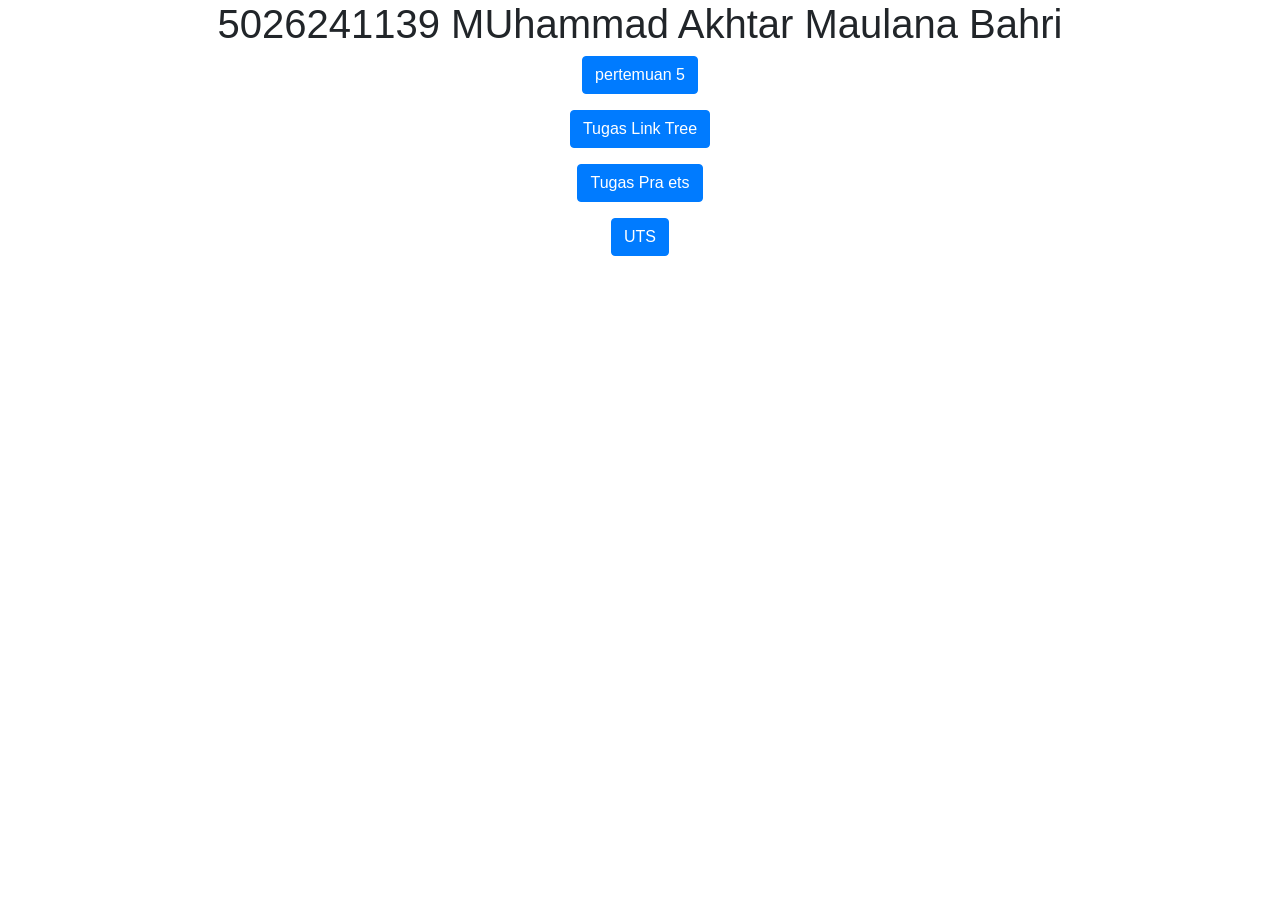
<file: index.html>
<!DOCTYPE html>
<html lang="en">

<head>
    <meta charset="UTF-8">
    <meta name="viewport" content="width=device-width, initial-scale=1.0">
    <title>5026241139</title>

    <link rel="stylesheet" href="https://cdn.jsdelivr.net/npm/bootstrap@4.6.2/dist/css/bootstrap.min.css" />
    <script src="https://cdn.jsdelivr.net/npm/jquery@3.7.1/dist/jquery.slim.min.js"></script>
    <script src="https://cdn.jsdelivr.net/npm/popper.js@1.16.1/dist/umd/popper.min.js"></script>
    <script src="https://cdn.jsdelivr.net/npm/bootstrap@4.6.2/dist/js/bootstrap.bundle.min.js"></script>
</head>

<body>
    <div class="container">
        <center>
            <h1>5026241139 MUhammad Akhtar Maulana Bahri</h1>
            <p>
                <a href="pertemuan5.html" target="_blank" class="btn btn-primary"> pertemuan 5</a>
            </p>

            <p>
                <a href="linktree.html" target="_blank" class="btn btn-primary"> Tugas Link Tree</a>
            </p>

            <p>
                <a href="tugas_ets.html" target="_blank" class="btn btn-primary"> Tugas Pra ets</a>
            </p>

            <p>
                <a href="5026241139_Maul.html" target="_blank" class="btn btn-primary"> UTS </a>
            </p>
        </center>

    </div>
    <div id="give-freely-root-ejkiikneibegknkgimmihdpcbcedgmpo" class="give-freely-root"
        data-extension-id="ejkiikneibegknkgimmihdpcbcedgmpo" data-extension-name="Volume Booster"
        style="display: block;"></div>
    </div>

</body>
<h1 


</html>
</file>
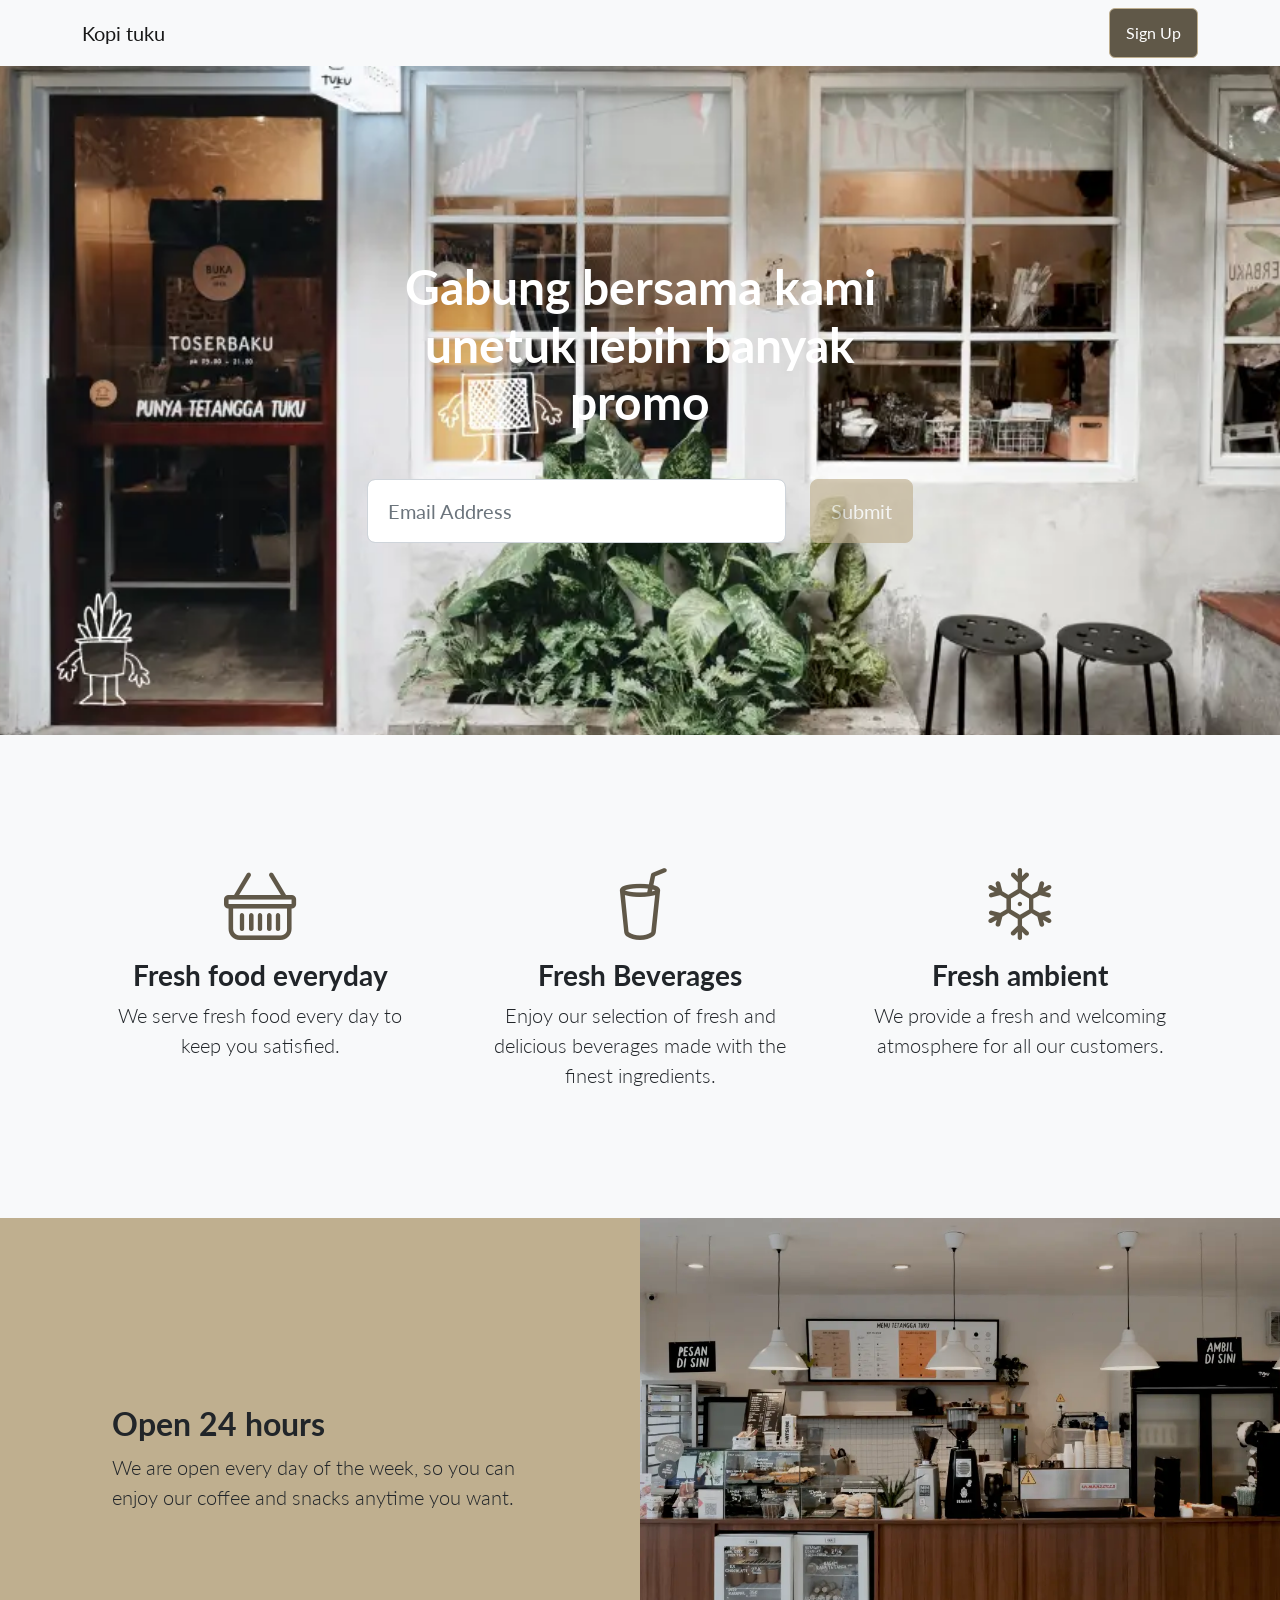
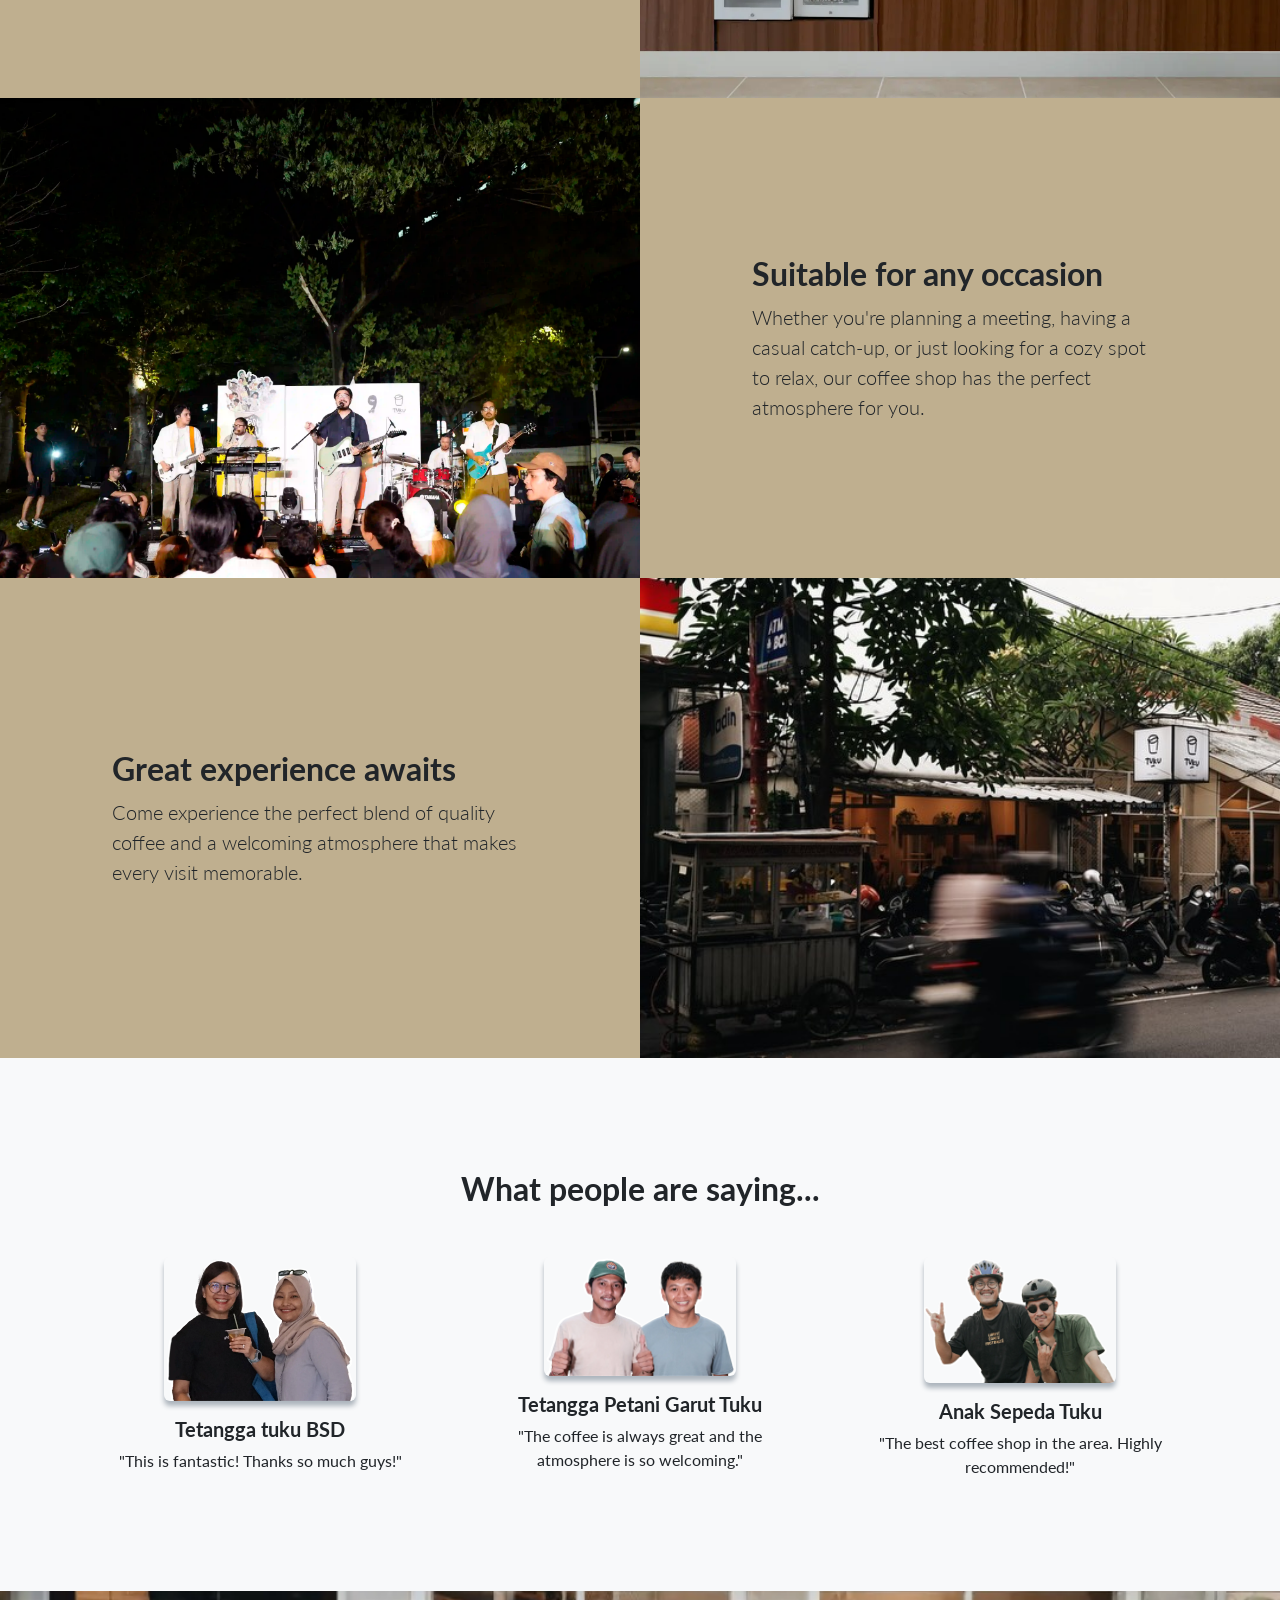
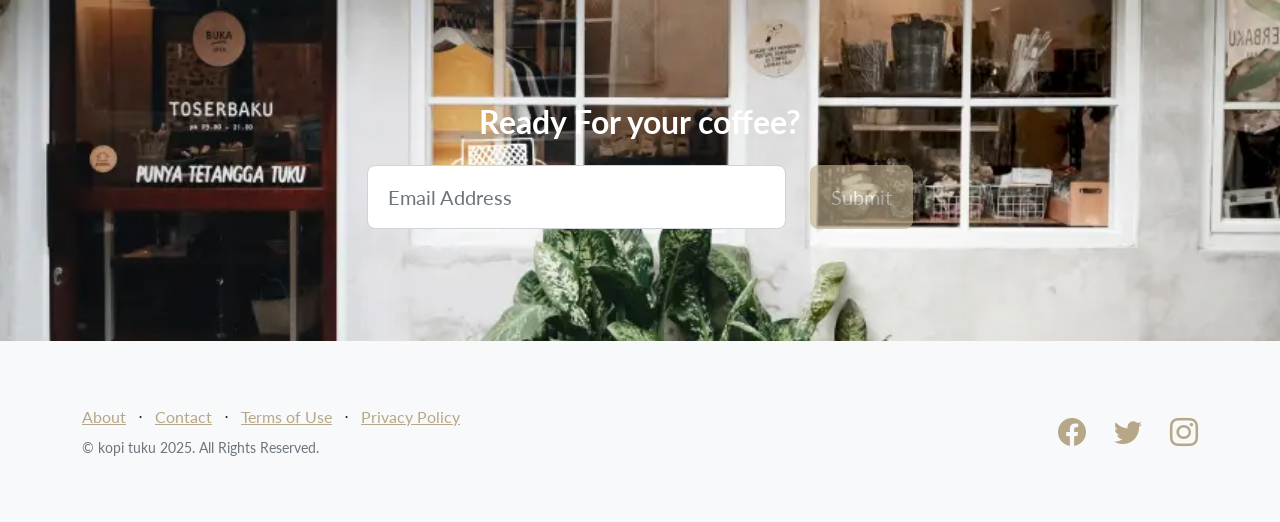
<file: 5026241139_Maul.html>
<!DOCTYPE html>
<html lang="en">
    <head>
        <meta charset="utf-8" />
        <meta name="viewport" content="width=device-width, initial-scale=1, shrink-to-fit=no" />
        <meta name="description" content="" />
        <meta name="author" content="" />
        <title>Landing Page - Start Bootstrap Theme</title>
        <!-- Favicon-->
        <link rel="icon" type="image/x-icon" href="assets/assets-ets/favicon.ico" />
        <!-- Bootstrap icons-->
        <link href="https://cdn.jsdelivr.net/npm/bootstrap-icons@1.5.0/font/bootstrap-icons.css" rel="stylesheet" type="text/css" />
        <!-- Google fonts-->
        <link href="https://fonts.googleapis.com/css?family=Lato:300,400,700,300italic,400italic,700italic" rel="stylesheet" type="text/css" />
        <!-- Core theme CSS (includes Bootstrap)-->
        <link href="assets/css-ets/styles.css" rel="stylesheet" />
    </head>
    <body>
        <!-- Navigation-->
        <nav class="navbar navbar-light bg-light static-top">
            <div class="container">
                <a class="navbar-brand" href="#!">Kopi tuku</a>
                <a class="btn btn-primary" href="#signup">Sign Up</a>
            </div>
        </nav>
        <!-- Masthead-->
        <header class="masthead">
            <div class="container position-relative">
                <div class="row justify-content-center">
                    <div class="col-xl-6">
                        <div class="text-center text-white">
                            <!-- Page heading-->
                            <h1 class="mb-5">Gabung bersama kami unetuk lebih banyak promo</h1>
                            <!-- Signup form-->
                            <!-- * * * * * * * * * * * * * * *-->
                            <!-- * * SB Forms Contact Form * *-->
                            <!-- * * * * * * * * * * * * * * *-->
                            <!-- This form is pre-integrated with SB Forms.-->
                            <!-- To make this form functional, sign up at-->
                            <!-- https://startbootstrap.com/solution/contact-forms-->
                            <!-- to get an API token!-->
                            <form class="form-subscribe" id="contactForm" data-sb-form-api-token="API_TOKEN">
                                <!-- Email address input-->
                                <div class="row">
                                    <div class="col">
                                        <input class="form-control form-control-lg" id="emailAddress" type="email" placeholder="Email Address" data-sb-validations="required,email" />
                                        <div class="invalid-feedback text-white" data-sb-feedback="emailAddress:required">Email Address is required.</div>
                                        <div class="invalid-feedback text-white" data-sb-feedback="emailAddress:email">Email Address Email is not valid.</div>
                                    </div>
                                    <div class="col-auto"><button class="btn btn-primary btn-lg disabled" id="submitButton" type="submit">Submit</button></div>
                                </div>
                                <!-- Submit success message-->
                                <!---->
                                <!-- This is what your users will see when the form-->
                                <!-- has successfully submitted-->
                                <div class="d-none" id="submitSuccessMessage">
                                    <div class="text-center mb-3">
                                        <div class="fw-bolder">Form submission successful!</div>
                                        <p>To activate this form, sign up at</p>
                                        <a class="text-white" href="https://startbootstrap.com/solution/contact-forms">https://startbootstrap.com/solution/contact-forms</a>
                                    </div>
                                </div>
                                <!-- Submit error message-->
                                <!---->
                                <!-- This is what your users will see when there is-->
                                <!-- an error submitting the form-->
                                <div class="d-none" id="submitErrorMessage"><div class="text-center text-danger mb-3">Error sending message!</div></div>
                            </form>
                        </div>
                    </div>
                </div>
            </div>
        </header>
        <!-- Icons Grid-->
        <section class="features-icons bg-light text-center">
            <div class="container">
                <div class="row">
                    <div class="col-lg-4">
                        <div class="features-icons-item mx-auto mb-5 mb-lg-0 mb-lg-3">
                            <div class="features-icons-icon d-flex"><i class="bi bi-basket m-auto text-primary"></i></div>
                            <h3>Fresh food everyday</h3>
                            <p class="lead mb-0">We serve fresh food every day to keep you satisfied.</p>
                        </div>
                    </div>
                    <div class="col-lg-4">
                        <div class="features-icons-item mx-auto mb-5 mb-lg-0 mb-lg-3">
                            <div class="features-icons-icon d-flex"><i class="bi bi-cup-straw m-auto text-primary"></i></div>
                            <h3>Fresh Beverages</h3>
                            <p class="lead mb-0">Enjoy our selection of fresh and delicious beverages made with the finest ingredients.</p>
                        </div>
                    </div>
                    <div class="col-lg-4">
                        <div class="features-icons-item mx-auto mb-0 mb-lg-3">
                            <div class="features-icons-icon d-flex"><i class="bi bi-snow3 m-auto text-primary"></i></div>
                            <h3>Fresh ambient</h3>
                            <p class="lead mb-0">We provide a fresh and welcoming atmosphere for all our customers.</p>
                        </div>
                    </div>
                </div>
            </div>
        </section>
        <!-- Image Showcases-->
        <section class="showcase">
            <div class="container-fluid p-0">
                <div class="row g-0">
                    <div class="col-lg-6 order-lg-2 text-white showcase-img" style="background-image: url('assets/assets-ets/img/bg-showcase-1.webp')"></div>
                    <div class="col-lg-6 order-lg-1 my-auto showcase-text">
                        <h2>Open 24 hours</h2>
                        <p class="lead mb-0">We are open every day of the week, so you can enjoy our coffee and snacks anytime you want.</p>
                    </div>
                </div>
                <div class="row g-0">
                    <div class="col-lg-6 text-white showcase-img" style="background-image: url('assets/assets-ets/img/bg-showcase-2.webp')"></div>
                    <div class="col-lg-6 my-auto showcase-text">
                        <h2>Suitable for any occasion</h2>
                        <p class="lead mb-0">Whether you're planning a meeting, having a casual catch-up, or just looking for a cozy spot to relax, our coffee shop has the perfect atmosphere for you.</p>
                    </div>
                </div>
                <div class="row g-0">
                    <div class="col-lg-6 order-lg-2 text-white showcase-img" style="background-image: url('assets/assets-ets/img/bg-showcase-3.webp')"></div>
                    <div class="col-lg-6 order-lg-1 my-auto showcase-text">
                        <h2>Great experience awaits</h2>
                        <p class="lead mb-0">Come experience the perfect blend of quality coffee and a welcoming atmosphere that makes every visit memorable.</p>
                    </div>
                </div>
            </div>
        </section>
        <!-- Testimonials-->
        <section class="testimonials text-center bg-light">
            <div class="container">
                <h2 class="mb-5">What people are saying...</h2>
                <div class="row">
                    <div class="col-lg-4">
                        <div class="testimonial-item mx-auto mb-5 mb-lg-0">
                            <img class="img-fluid rounded mb-3 " src="assets/assets-ets/img/testimonials-1.webp" alt="..." />
                            <h5>Tetangga tuku BSD</h5>
                            <p class="font-weight-light mb-0">"This is fantastic! Thanks so much guys!"</p>
                        </div>
                    </div>
                    <div class="col-lg-4">
                        <div class="testimonial-item mx-auto mb-5 mb-lg-0">
                            <img class="img-fluid rounded mb-3" src="assets/assets-ets/img/testimonials-2.webp" alt="..." />
                            <h5>Tetangga Petani Garut Tuku</h5>
                            <p class="font-weight-light mb-0">"The coffee is always great and the atmosphere is so welcoming."</p>
                        </div>
                    </div>
                    <div class="col-lg-4">
                        <div class="testimonial-item mx-auto mb-5 mb-lg-0">
                            <img class="img-fluid rounded mb-3" src="assets/assets-ets/img/testimonials-3.webp" alt="..." />
                            <h5>Anak Sepeda Tuku</h5>
                            <p class="font-weight-light mb-0">"The best coffee shop in the area. Highly recommended!"</p>
                        </div>
                    </div>
                </div>
            </div>
        </section>
        <!-- Call to Action-->
        <section class="call-to-action text-white text-center" id="signup">
            <div class="container position-relative">
                <div class="row justify-content-center">
                    <div class="col-xl-6">
                        <h2 class="mb-4">Ready For your coffee?</h2>
                        <!-- Signup form-->
                        <!-- * * * * * * * * * * * * * * *-->
                        <!-- * * SB Forms Contact Form * *-->
                        <!-- * * * * * * * * * * * * * * *-->
                        <!-- This form is pre-integrated with SB Forms.-->
                        <!-- To make this form functional, sign up at-->
                        <!-- https://startbootstrap.com/solution/contact-forms-->
                        <!-- to get an API token!-->
                        <form class="form-subscribe" id="contactFormFooter" data-sb-form-api-token="API_TOKEN">
                            <!-- Email address input-->
                            <div class="row">
                                <div class="col">
                                    <input class="form-control form-control-lg" id="emailAddressBelow" type="email" placeholder="Email Address" data-sb-validations="required,email" />
                                    <div class="invalid-feedback text-white" data-sb-feedback="emailAddressBelow:required">Email Address is required.</div>
                                    <div class="invalid-feedback text-white" data-sb-feedback="emailAddressBelow:email">Email Address Email is not valid.</div>
                                </div>
                                <div class="col-auto"><button class="btn btn-primary btn-lg disabled" id="submitButton" type="submit">Submit</button></div>
                            </div>
                            <!-- Submit success message-->
                            <!---->
                            <!-- This is what your users will see when the form-->
                            <!-- has successfully submitted-->
                            <div class="d-none" id="submitSuccessMessage">
                                <div class="text-center mb-3">
                                    <div class="fw-bolder">Form submission successful!</div>
                                    <p>To activate this form, sign up at</p>
                                    <a class="text-white" href="https://startbootstrap.com/solution/contact-forms">https://startbootstrap.com/solution/contact-forms</a>
                                </div>
                            </div>
                            <!-- Submit error message-->
                            <!---->
                            <!-- This is what your users will see when there is-->
                            <!-- an error submitting the form-->
                            <div class="d-none" id="submitErrorMessage"><div class="text-center text-danger mb-3">Error sending message!</div></div>
                        </form>
                    </div>
                </div>
            </div>
        </section>
        <!-- Footer-->
        <footer class="footer bg-light">
            <div class="container">
                <div class="row">
                    <div class="col-lg-6 h-100 text-center text-lg-start my-auto">
                        <ul class="list-inline mb-2">
                            <li class="list-inline-item"><a href="#!">About</a></li>
                            <li class="list-inline-item">⋅</li>
                            <li class="list-inline-item"><a href="#!">Contact</a></li>
                            <li class="list-inline-item">⋅</li>
                            <li class="list-inline-item"><a href="#!">Terms of Use</a></li>
                            <li class="list-inline-item">⋅</li>
                            <li class="list-inline-item"><a href="#!">Privacy Policy</a></li>
                        </ul>
                        <p class="text-muted small mb-4 mb-lg-0">&copy; kopi tuku 2025. All Rights Reserved.</p>
                    </div>
                    <div class="col-lg-6 h-100 text-center text-lg-end my-auto">
                        <ul class="list-inline mb-0">
                            <li class="list-inline-item me-4">
                                <a href="#!"><i class="bi-facebook fs-3"></i></a>
                            </li>
                            <li class="list-inline-item me-4">
                                <a href="#!"><i class="bi-twitter fs-3"></i></a>
                            </li>
                            <li class="list-inline-item">
                                <a href="#!"><i class="bi-instagram fs-3"></i></a>
                            </li>
                        </ul>
                    </div>
                </div>
            </div>
        </footer>
        <!-- Bootstrap core JS-->
        <script src="https://cdn.jsdelivr.net/npm/bootstrap@5.2.3/dist/js/bootstrap.bundle.min.js"></script>
        <!-- Core theme JS-->
        <script src="assets/js-ets/scripts.js"></script>
        <!-- * * * * * * * * * * * * * * * * * * * * * * * * * * * * * * * * * * * * * * * *-->
        <!-- * *                               SB Forms JS                               * *-->
        <!-- * * Activate your form at https://startbootstrap.com/solution/contact-forms * *-->
        <!-- * * * * * * * * * * * * * * * * * * * * * * * * * * * * * * * * * * * * * * * *-->
        <script src="https://cdn.startbootstrap.com/sb-forms-latest.js"></script>
    </body>
</html>
</file>
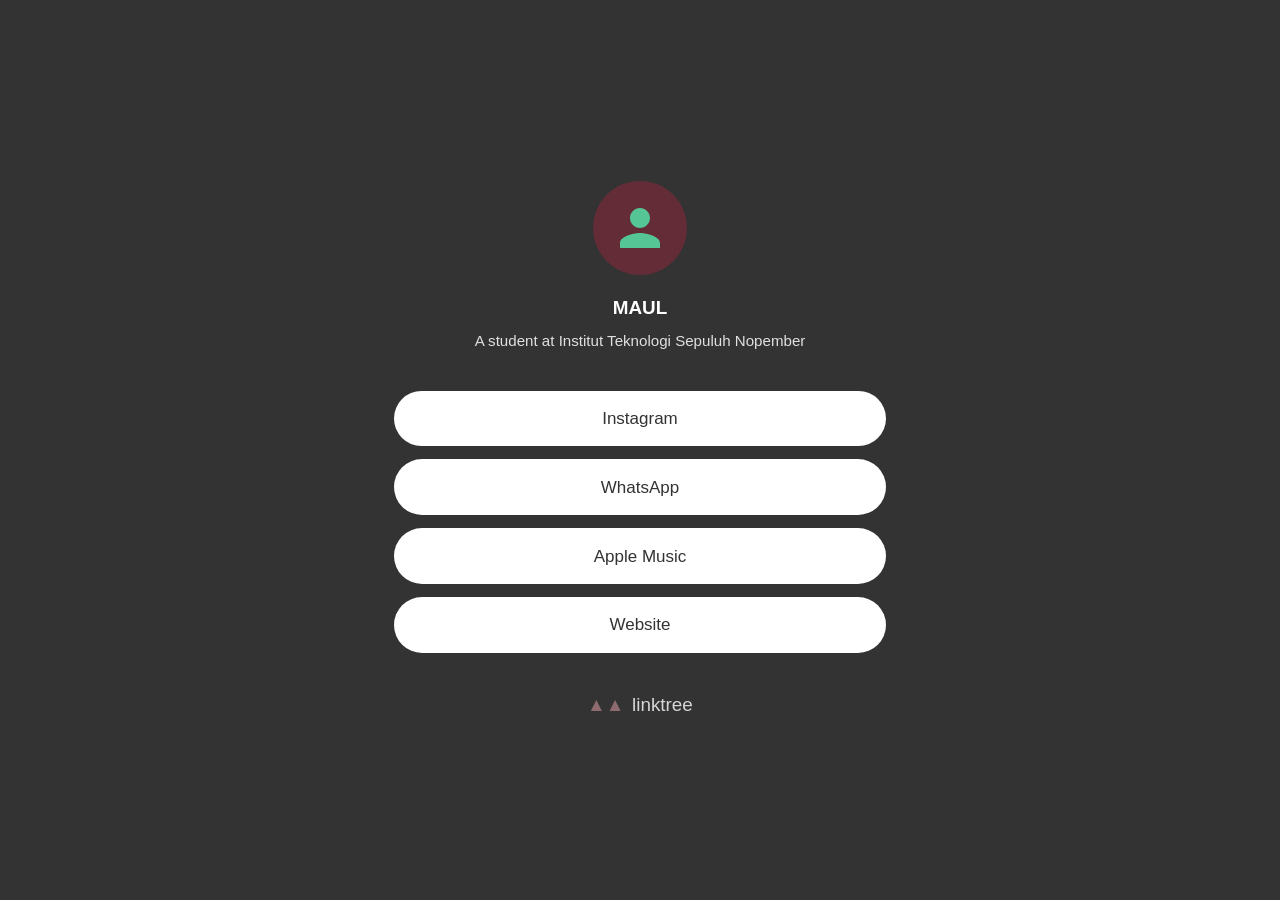
<file: linktree.html>
<!DOCTYPE html>
<html lang="id">
<head>
    <meta charset="UTF-8">
    <meta name="viewport" content="width=device-width, initial-scale=1.0">
    <title>Linktree Maulana</title>
    <link href="https://cdn.jsdelivr.net/npm/bootstrap@5.3.0/dist/css/bootstrap.min.css" rel="stylesheet">
   
   
<script>
	function showme()
	{
		alert("Hallo Selamat Siang")
		console.log("ini baris 18, sudah sampai disini");

	}

</script>


   
   <style>



        body {
            background-color: #333333; 
            color: white;
            font-family: 'poppins', sans-serif;
            display: flex;
            justify-content: center;
            align-items: center;
            min-height: 100vh;
            margin: 0;
        }

        .linktree-container {
            width: 15cm; 
            text-align: center;
            padding: 1cm;
        }

        .profile-img {
            width: 2.5cm;
            height: 2.5cm;
            background-color: #654249;
            border-radius: 50%;
            display: inline-flex;
            justify-content: center;
            align-items: center;
            margin-bottom: 0.5cm;
        }

        .profile-img {
            width: 2.5cm;
            height: 2.5cm;
            background-color: #632c36;
            border-radius: 50%;
            display: inline-flex;
            justify-content: center;
            align-items: center;
            margin-bottom: 0.5cm;
        }

        /* Ikon siluet dalam profil */
        .profile-img i {
            font-size: 1.5cm;
            color: #b58385;
        }

        .username {
            font-weight: bold;
            font-size: 0.5cm;
            margin-bottom: 0.2cm;
        }

        .description {
            font-size: 0.4cm;
            margin-bottom: 1cm;
            color: #e0e0e0;
        }

        .btn-custom {
            background-color: white;
            color: #333;
            border: none;
            border-radius: 20cm; 
            padding: 0.4cm 0;
            width: 100%;
            margin-bottom: 0.35cm;
            font-weight: 500;
            font-size: 0.45cm;
            transition: transform 0.2s;
            text-decoration: none;
            display: block;
        }

        .btn-custom:hover {
            background-color: #f8f9fa;
            transform: scale(1.02);
            color: #000;
        }

        /* Footer Logo */
        .footer-logo {
            margin-top: 1cm;
            font-size: 0.5cm;
            display: flex;
            justify-content: center;
            align-items: center;
            gap: 0.2cm;
            opacity: 0.8;
        }
        
        .logo-symbol {
            color: #a47a7d;
            font-weight: bold;
        }
    </style>
</head>
<body>

<div class="linktree-container">
    <div class="profile-img">
        <svg width="60" height="60" viewBox="0 0 24 24" fill="#55c595">
            <path d="M12 12c2.21 0 4-1.79 4-4s-1.79-4-4-4-4 1.79-4 4 1.79 4 4 4zm0 2c-2.67 0-8 1.34-8 4v2h16v-2c0-2.66-5.33-4-8-4z"/>
        </svg>
    </div>
    
    <div class="username">MAUL</div>
    <div class="description">A student at Institut Teknologi Sepuluh Nopember</div>

    <div class="links mt-4">
       <a href="https://instagram.com/maulanas._" target="_blank" class="btn-custom">
            Instagram
        </a>
        <a href="https://wa.me/6282139240584" target="_blank" class="btn-custom">
            WhatsApp
        </a>
        <a href="https://music.apple.com/profile/mauulll" target="_blank" class="btn-custom">
            Apple Music
        </a>
        <a href="https://leskompi-store.blogspot.com" target="_blank" class="btn-custom">
            Website
        </a>
    </div>

    <div class="footer-logo">
        <span class="logo-symbol">▲▲</span> <span>linktree</span>
    </div>
</div>



<script src="https://cdn.jsdelivr.net/npm/bootstrap@5.3.0/dist/js/bootstrap.bundle.min.js"></script>
</body>
</html>
</file>
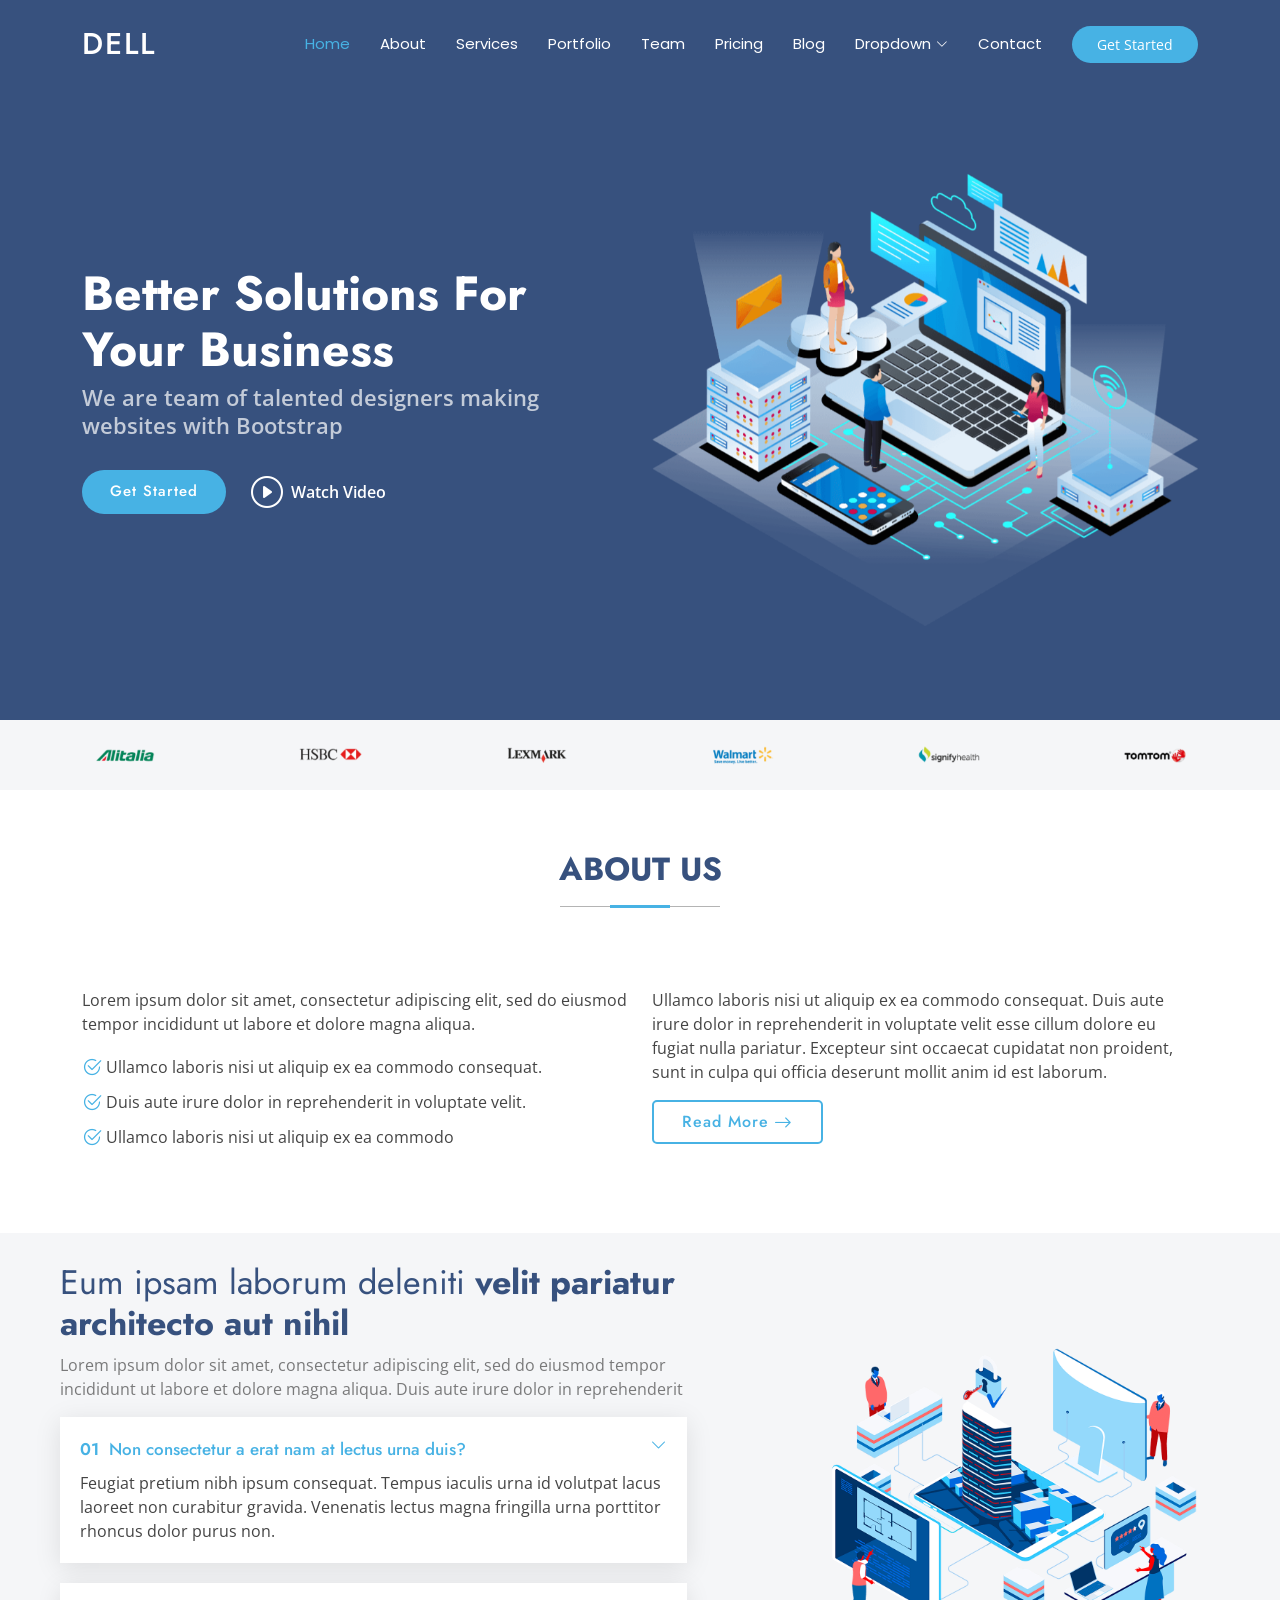
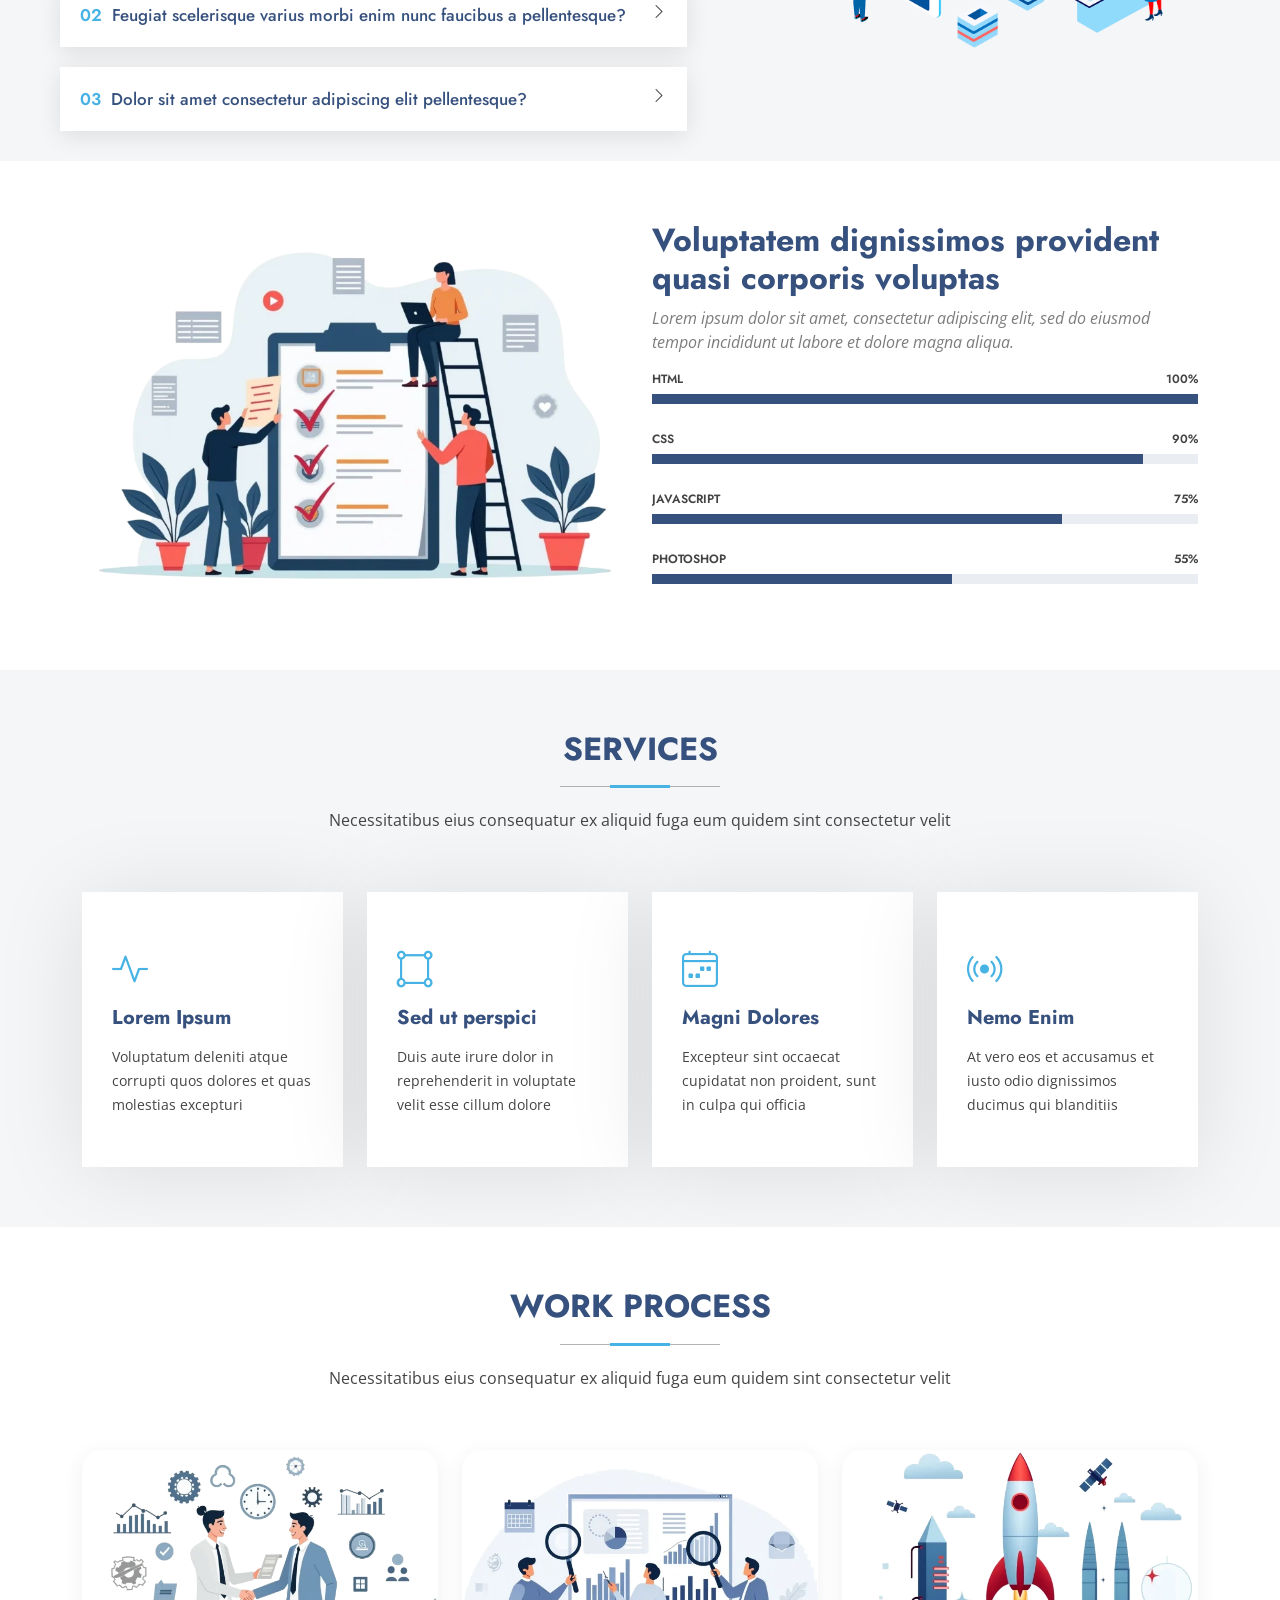
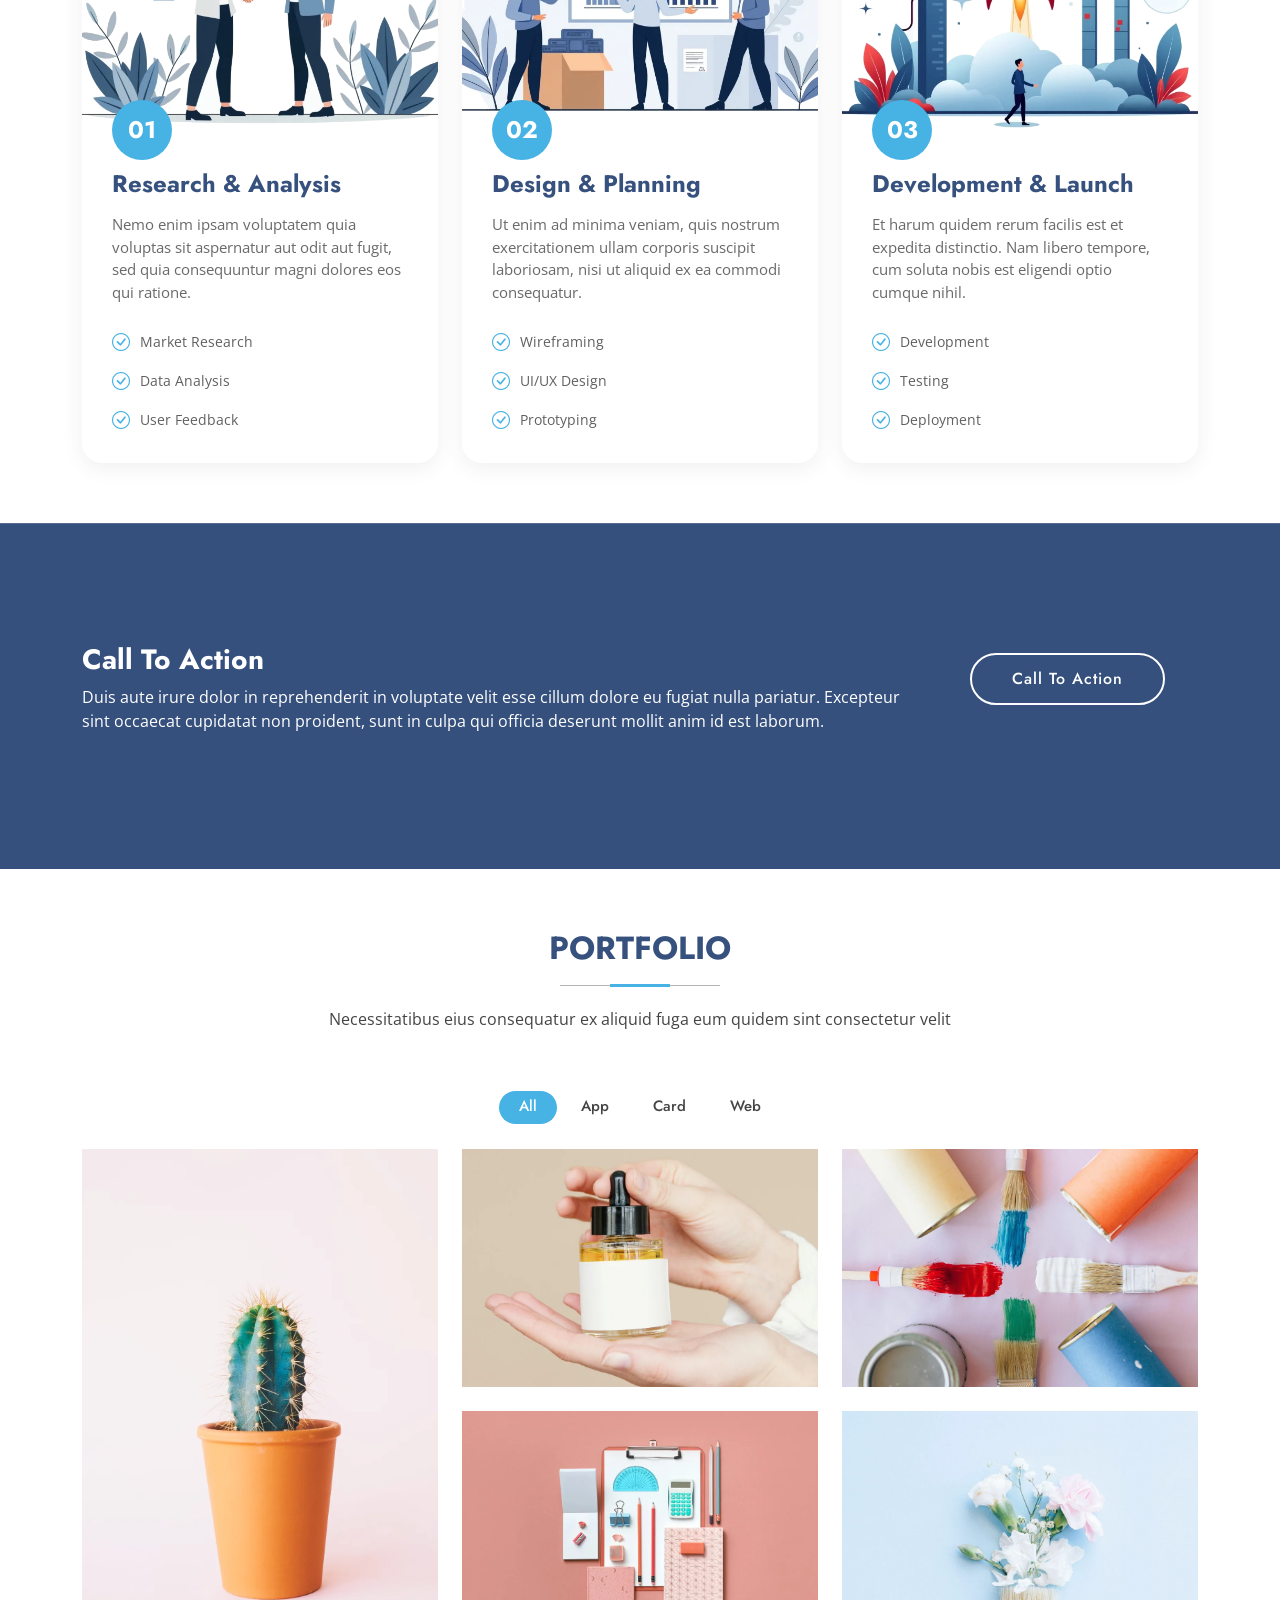
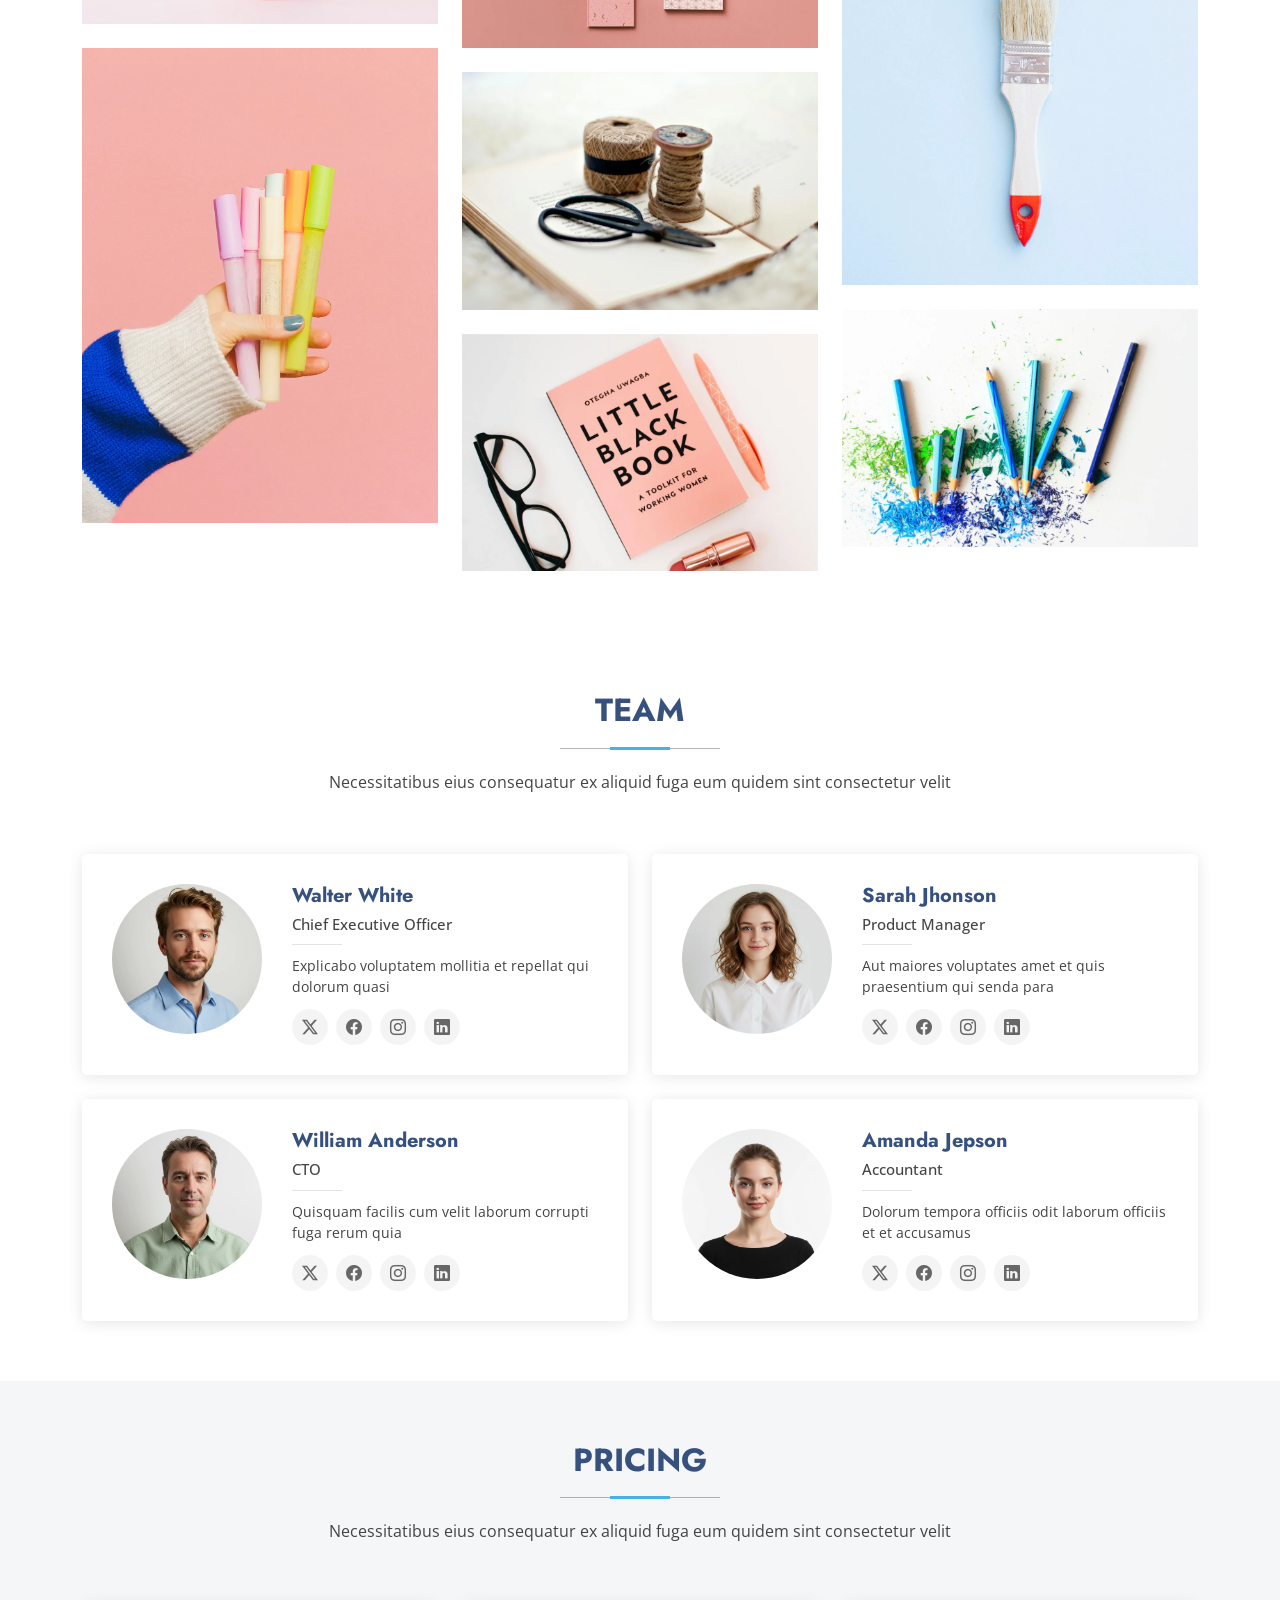
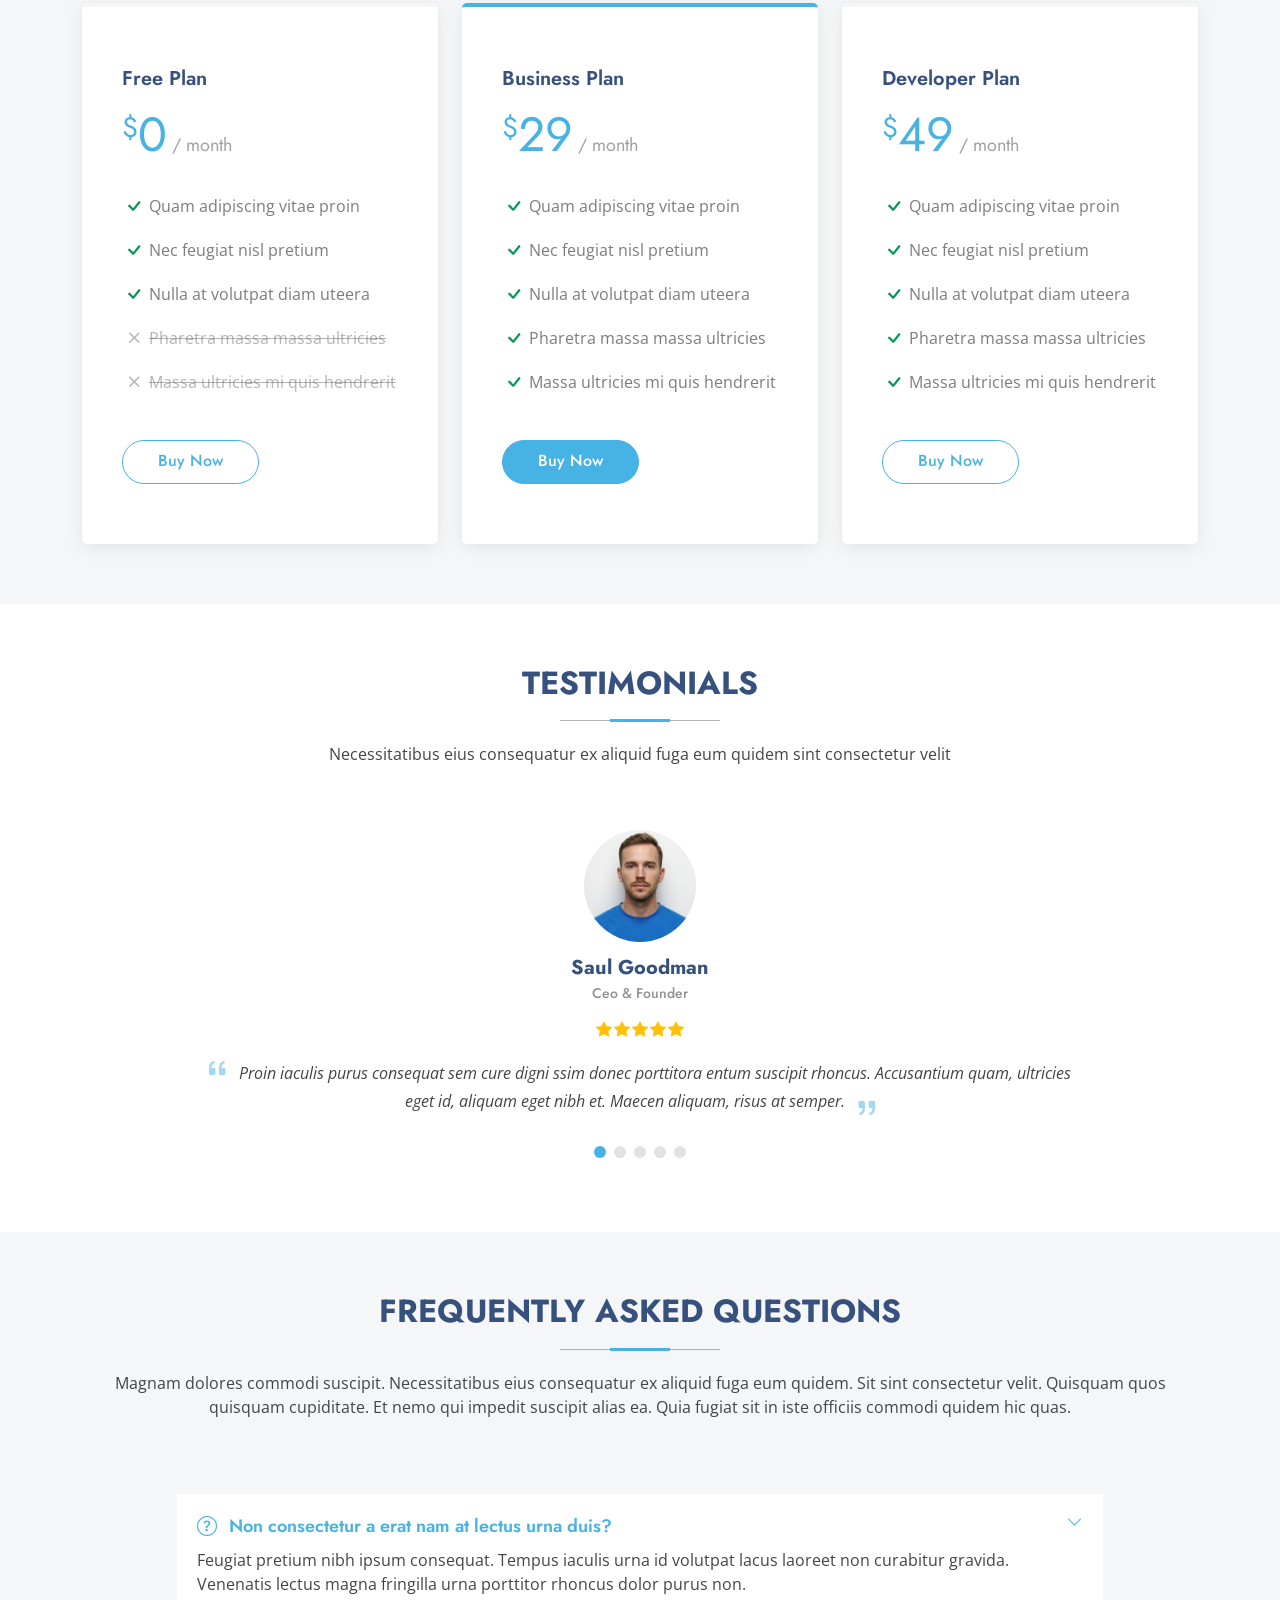
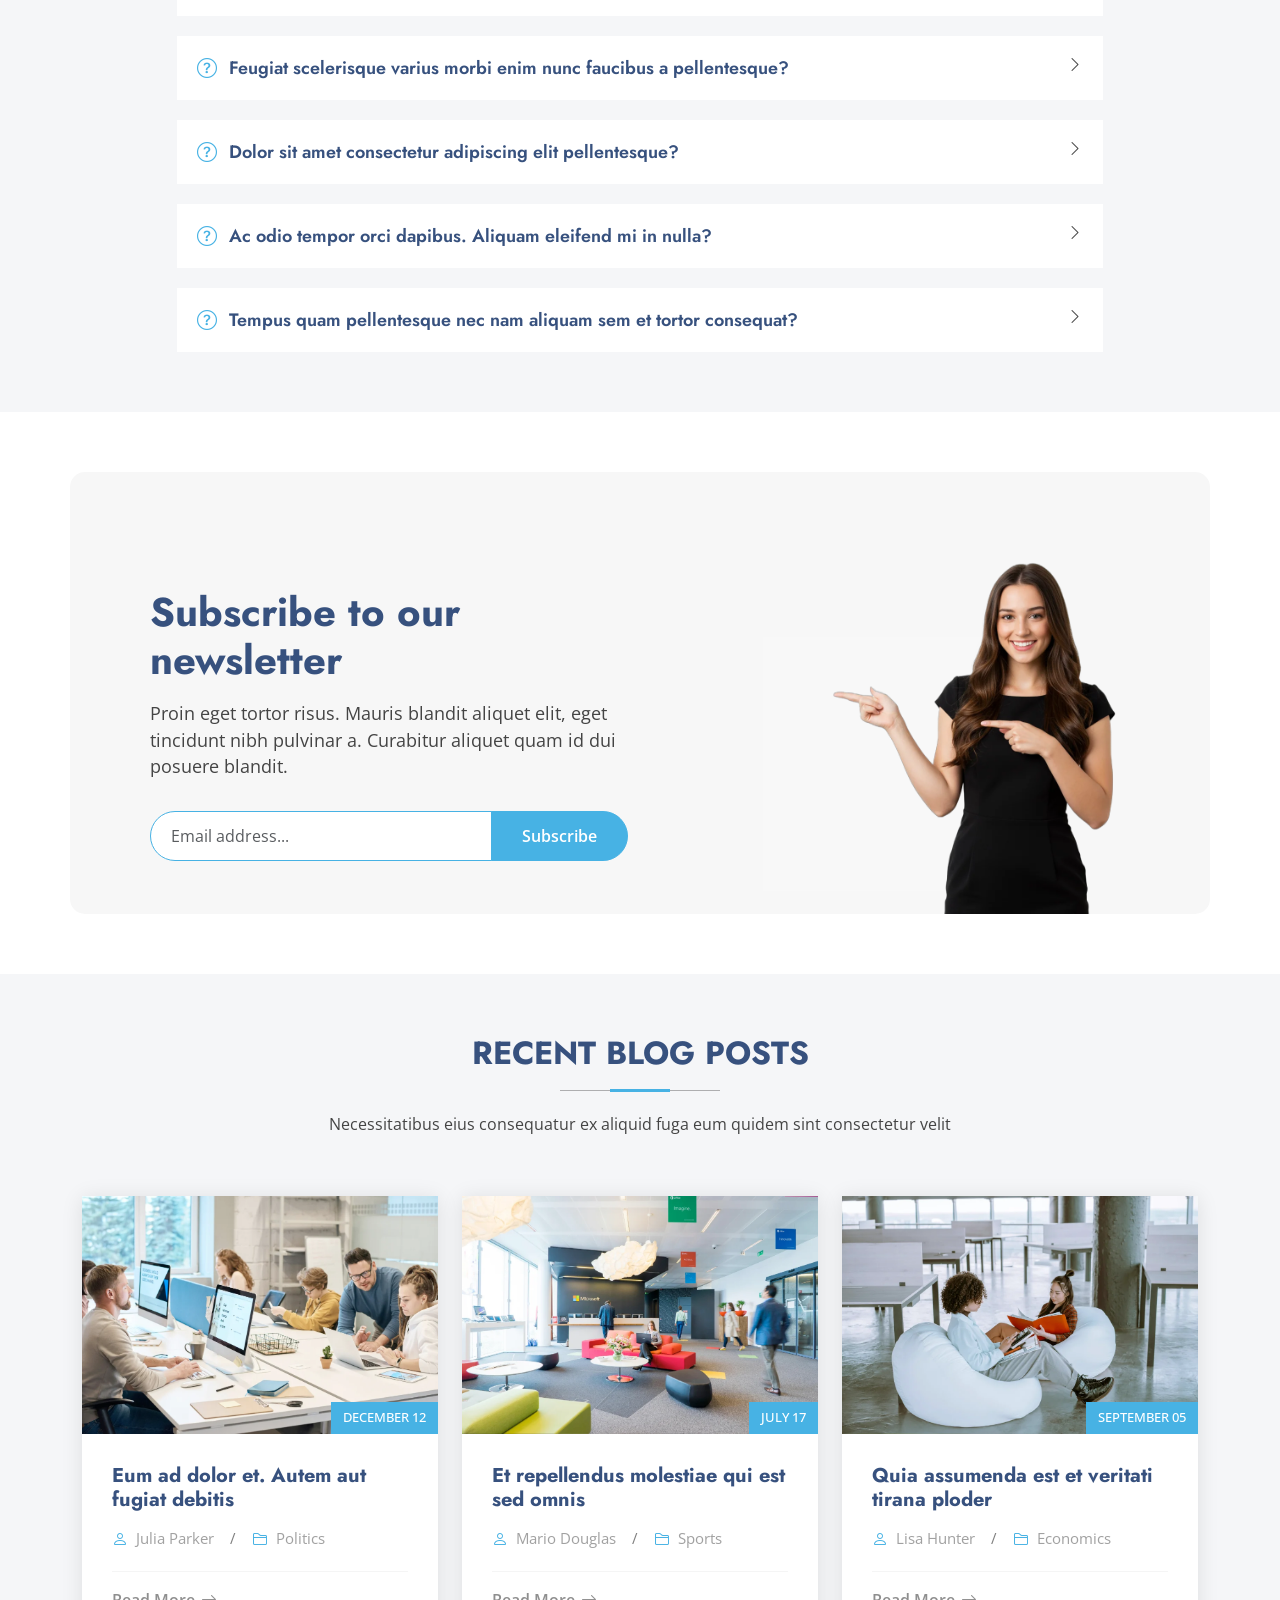
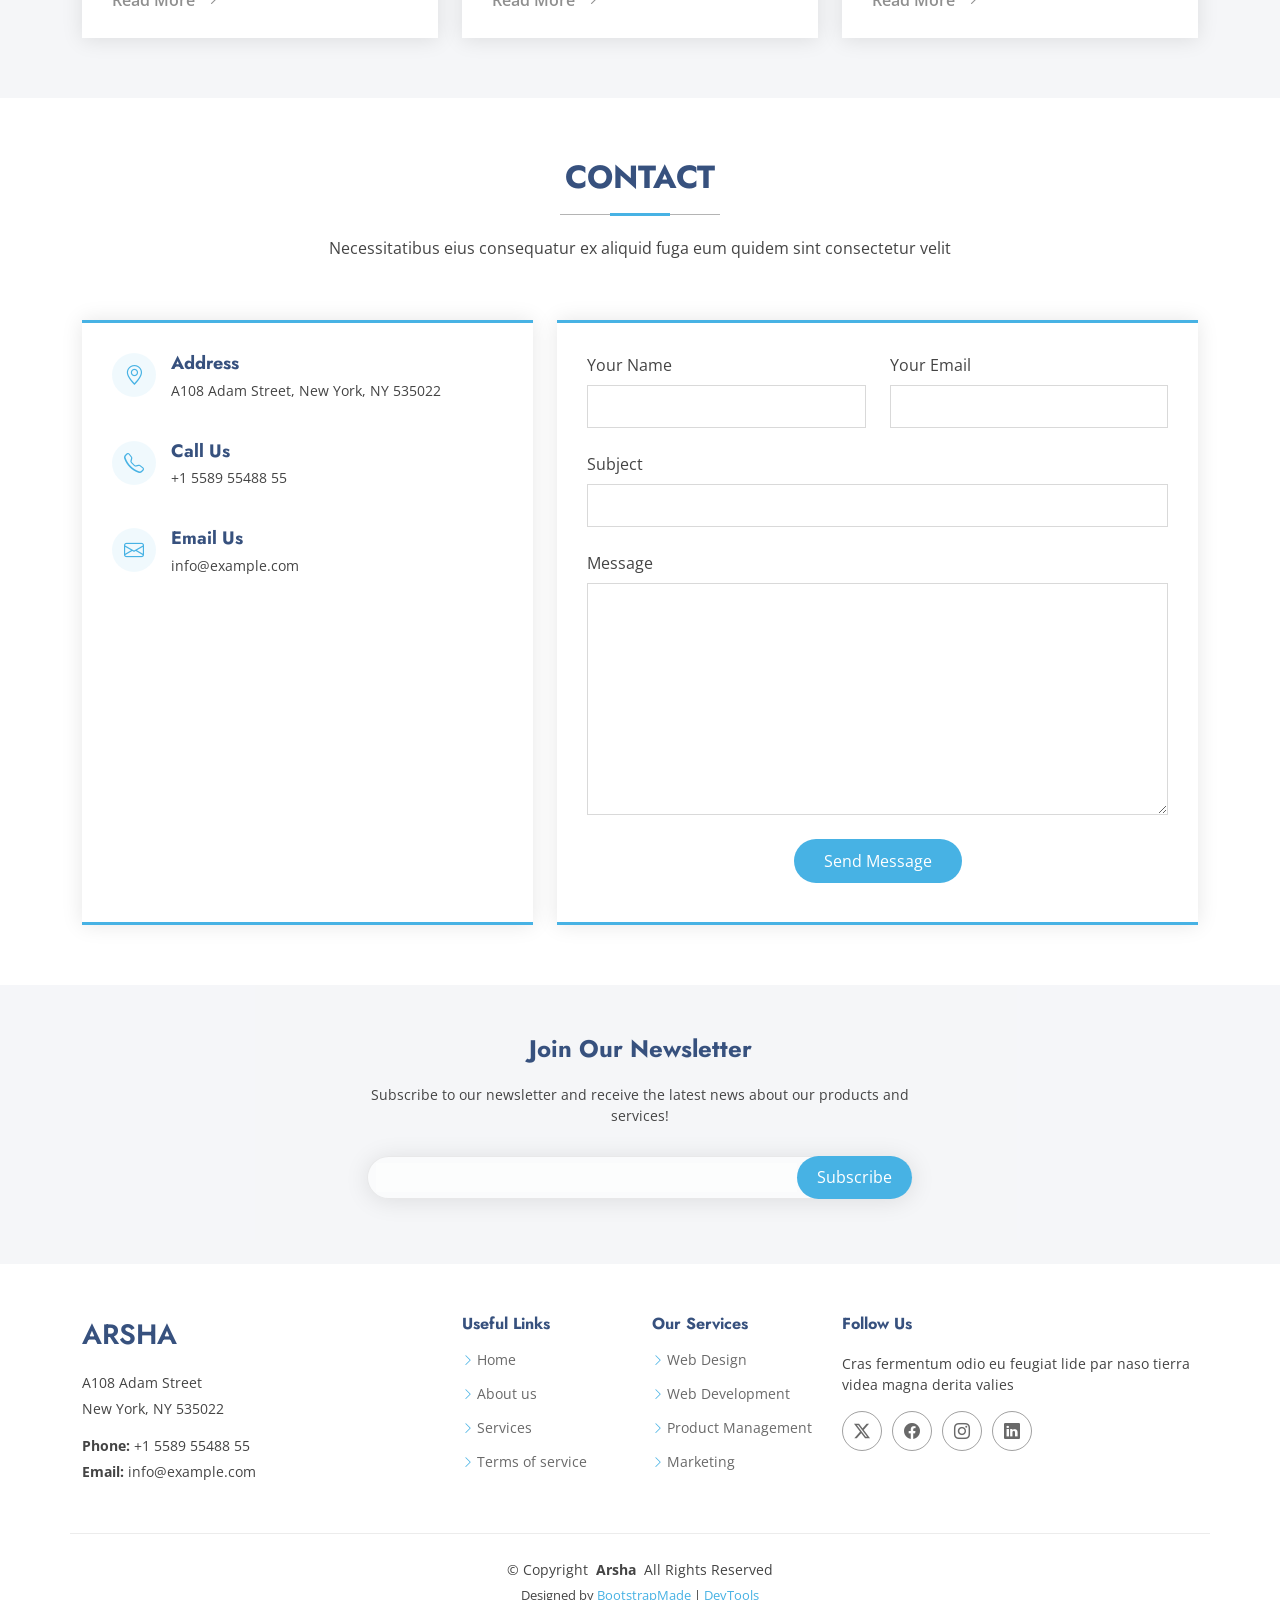
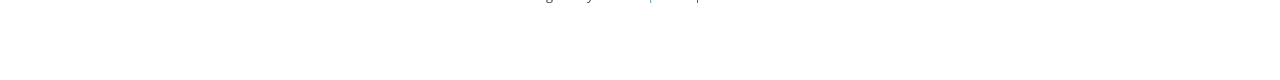
<file: pertemuan5.html>
<!DOCTYPE html>
<html lang="en">

<head>
  <meta charset="utf-8">
  <meta content="width=device-width, initial-scale=1.0" name="viewport">
  <title>Index - Arsha Bootstrap Template</title>
  <meta name="description" content="">
  <meta name="keywords" content="">

  <!-- Favicons -->
  <link href="assets/img/favicon.png" rel="icon">
  <link href="assets/img/apple-touch-icon.png" rel="apple-touch-icon">

  <!-- Fonts -->
  <link href="https://fonts.googleapis.com" rel="preconnect">
  <link href="https://fonts.gstatic.com" rel="preconnect" crossorigin>
  <link href="https://fonts.googleapis.com/css2?family=Open+Sans:ital,wght@0,300;0,400;0,500;0,600;0,700;0,800;1,300;1,400;1,500;1,600;1,700;1,800&family=Poppins:ital,wght@0,100;0,200;0,300;0,400;0,500;0,600;0,700;0,800;0,900;1,100;1,200;1,300;1,400;1,500;1,600;1,700;1,800;1,900&family=Jost:ital,wght@0,100;0,200;0,300;0,400;0,500;0,600;0,700;0,800;0,900;1,100;1,200;1,300;1,400;1,500;1,600;1,700;1,800;1,900&display=swap" rel="stylesheet">

  <!-- Vendor CSS Files -->
  <link href="assets/vendor/bootstrap/css/bootstrap.min.css" rel="stylesheet">
  <link href="assets/vendor/bootstrap-icons/bootstrap-icons.css" rel="stylesheet">
  <link href="assets/vendor/aos/aos.css" rel="stylesheet">
  <link href="assets/vendor/glightbox/css/glightbox.min.css" rel="stylesheet">
  <link href="assets/vendor/swiper/swiper-bundle.min.css" rel="stylesheet">

  <!-- Main CSS File -->
  <link href="assets/css/main.css" rel="stylesheet">

  <!-- =======================================================
  * Template Name: Arsha
  * Template URL: https://bootstrapmade.com/arsha-free-bootstrap-html-template-corporate/
  * Updated: Feb 22 2025 with Bootstrap v5.3.3
  * Author: BootstrapMade.com
  * License: https://bootstrapmade.com/license/
  ======================================================== -->
</head>

<body class="index-page">

  <header id="header" class="header d-flex align-items-center fixed-top">
    <div class="container-fluid container-xl position-relative d-flex align-items-center">

      <a href="index.html" class="logo d-flex align-items-center me-auto">
        <!-- Uncomment the line below if you also wish to use an image logo -->
        <!-- <img src="assets/img/logo.webp" alt=""> -->
        <h1 class="sitename">DELL</h1>
      </a>

      <nav id="navmenu" class="navmenu">
        <ul>
          <li><a href="#hero" class="active">Home</a></li>
          <li><a href="#about">About</a></li>
          <li><a href="#services">Services</a></li>
          <li><a href="#portfolio">Portfolio</a></li>
          <li><a href="#team">Team</a></li>
          <li><a href="#pricing">Pricing</a></li>
          <li><a href="blog.html">Blog</a></li>
          <li class="dropdown"><a href="#"><span>Dropdown</span> <i class="bi bi-chevron-down toggle-dropdown"></i></a>
            <ul>
              <li><a href="#">Dropdown 1</a></li>
              <li class="dropdown"><a href="#"><span>Deep Dropdown</span> <i class="bi bi-chevron-down toggle-dropdown"></i></a>
                <ul>
                  <li><a href="#">Deep Dropdown 1</a></li>
                  <li><a href="#">Deep Dropdown 2</a></li>
                  <li><a href="#">Deep Dropdown 3</a></li>
                  <li><a href="#">Deep Dropdown 4</a></li>
                  <li><a href="#">Deep Dropdown 5</a></li>
                </ul>
              </li>
              <li><a href="#">Dropdown 2</a></li>
              <li><a href="#">Dropdown 3</a></li>
              <li><a href="#">Dropdown 4</a></li>
            </ul>
          </li>
          <li><a href="#contact">Contact</a></li>
        </ul>
        <i class="mobile-nav-toggle d-xl-none bi bi-list"></i>
      </nav>

      <a class="btn-getstarted" href="#about">Get Started</a>

    </div>
  </header>

  <main class="main">

    <!-- Hero Section -->
    <section id="hero" class="hero section dark-background">

      <div class="container">
        <div class="row gy-4">
          <div class="col-lg-6 order-2 order-lg-1 d-flex flex-column justify-content-center" data-aos="zoom-out">
            <h1>Better Solutions For Your Business</h1>
            <p>We are team of talented designers making websites with Bootstrap</p>
            <div class="d-flex">
              <a href="#about" class="btn-get-started">Get Started</a>
              <a href="https://www.youtube.com/watch?v=Y7f98aduVJ8" class="glightbox btn-watch-video d-flex align-items-center"><i class="bi bi-play-circle"></i><span>Watch Video</span></a>
            </div>
          </div>
          <div class="col-lg-6 order-1 order-lg-2 hero-img" data-aos="zoom-out" data-aos-delay="200">
            <img src="assets/img/hero-img.png" class="img-fluid animated" alt="">
          </div>
        </div>
      </div>

    </section><!-- /Hero Section -->

    <!-- Clients Section -->
    <section id="clients" class="clients section light-background">

      <div class="container" data-aos="zoom-in">

        <div class="swiper init-swiper">
          <script type="application/json" class="swiper-config">
            {
              "loop": true,
              "speed": 600,
              "autoplay": {
                "delay": 5000
              },
              "slidesPerView": "auto",
              "pagination": {
                "el": ".swiper-pagination",
                "type": "bullets",
                "clickable": true
              },
              "breakpoints": {
                "320": {
                  "slidesPerView": 2,
                  "spaceBetween": 40
                },
                "480": {
                  "slidesPerView": 3,
                  "spaceBetween": 60
                },
                "640": {
                  "slidesPerView": 4,
                  "spaceBetween": 80
                },
                "992": {
                  "slidesPerView": 5,
                  "spaceBetween": 120
                },
                "1200": {
                  "slidesPerView": 6,
                  "spaceBetween": 120
                }
              }
            }
          </script>
          <div class="swiper-wrapper align-items-center">
            <div class="swiper-slide"><img src="assets/img/clients/clients-1.webp" class="img-fluid" alt=""></div>
            <div class="swiper-slide"><img src="assets/img/clients/clients-2.webp" class="img-fluid" alt=""></div>
            <div class="swiper-slide"><img src="assets/img/clients/clients-3.webp" class="img-fluid" alt=""></div>
            <div class="swiper-slide"><img src="assets/img/clients/clients-4.webp" class="img-fluid" alt=""></div>
            <div class="swiper-slide"><img src="assets/img/clients/clients-5.webp" class="img-fluid" alt=""></div>
            <div class="swiper-slide"><img src="assets/img/clients/clients-6.webp" class="img-fluid" alt=""></div>
            <div class="swiper-slide"><img src="assets/img/clients/clients-7.webp" class="img-fluid" alt=""></div>
            <div class="swiper-slide"><img src="assets/img/clients/clients-8.webp" class="img-fluid" alt=""></div>
          </div>
        </div>

      </div>

    </section><!-- /Clients Section -->

    <!-- About Section -->
    <section id="about" class="about section">

      <!-- Section Title -->
      <div class="container section-title" data-aos="fade-up">
        <h2>About Us</h2>
      </div><!-- End Section Title -->

      <div class="container">

        <div class="row gy-4">

          <div class="col-lg-6 content" data-aos="fade-up" data-aos-delay="100">
            <p>
              Lorem ipsum dolor sit amet, consectetur adipiscing elit, sed do eiusmod tempor incididunt ut labore et dolore
              magna aliqua.
            </p>
            <ul>
              <li><i class="bi bi-check2-circle"></i> <span>Ullamco laboris nisi ut aliquip ex ea commodo consequat.</span></li>
              <li><i class="bi bi-check2-circle"></i> <span>Duis aute irure dolor in reprehenderit in voluptate velit.</span></li>
              <li><i class="bi bi-check2-circle"></i> <span>Ullamco laboris nisi ut aliquip ex ea commodo</span></li>
            </ul>
          </div>

          <div class="col-lg-6" data-aos="fade-up" data-aos-delay="200">
            <p>Ullamco laboris nisi ut aliquip ex ea commodo consequat. Duis aute irure dolor in reprehenderit in voluptate velit esse cillum dolore eu fugiat nulla pariatur. Excepteur sint occaecat cupidatat non proident, sunt in culpa qui officia deserunt mollit anim id est laborum. </p>
            <a href="#" class="read-more"><span>Read More</span><i class="bi bi-arrow-right"></i></a>
          </div>

        </div>

      </div>

    </section><!-- /About Section -->

    <!-- Why Us Section -->
    <section id="why-us" class="section why-us light-background" data-builder="section">

      <div class="container-fluid">

        <div class="row gy-4">

          <div class="col-lg-7 d-flex flex-column justify-content-center order-2 order-lg-1">

            <div class="content px-xl-5" data-aos="fade-up" data-aos-delay="100">
              <h3><span>Eum ipsam laborum deleniti </span><strong>velit pariatur architecto aut nihil</strong></h3>
              <p>
                Lorem ipsum dolor sit amet, consectetur adipiscing elit, sed do eiusmod tempor incididunt ut labore et dolore magna aliqua. Duis aute irure dolor in reprehenderit
              </p>
            </div>

            <div class="faq-container px-xl-5" data-aos="fade-up" data-aos-delay="200">

              <div class="faq-item faq-active">

                <h3><span>01</span> Non consectetur a erat nam at lectus urna duis?</h3>
                <div class="faq-content">
                  <p>Feugiat pretium nibh ipsum consequat. Tempus iaculis urna id volutpat lacus laoreet non curabitur gravida. Venenatis lectus magna fringilla urna porttitor rhoncus dolor purus non.</p>
                </div>
                <i class="faq-toggle bi bi-chevron-right"></i>
              </div><!-- End Faq item-->

              <div class="faq-item">
                <h3><span>02</span> Feugiat scelerisque varius morbi enim nunc faucibus a pellentesque?</h3>
                <div class="faq-content">
                  <p>Dolor sit amet consectetur adipiscing elit pellentesque habitant morbi. Id interdum velit laoreet id donec ultrices. Fringilla phasellus faucibus scelerisque eleifend donec pretium. Est pellentesque elit ullamcorper dignissim. Mauris ultrices eros in cursus turpis massa tincidunt dui.</p>
                </div>
                <i class="faq-toggle bi bi-chevron-right"></i>
              </div><!-- End Faq item-->

              <div class="faq-item">
                <h3><span>03</span> Dolor sit amet consectetur adipiscing elit pellentesque?</h3>
                <div class="faq-content">
                  <p>Eleifend mi in nulla posuere sollicitudin aliquam ultrices sagittis orci. Faucibus pulvinar elementum integer enim. Sem nulla pharetra diam sit amet nisl suscipit. Rutrum tellus pellentesque eu tincidunt. Lectus urna duis convallis convallis tellus. Urna molestie at elementum eu facilisis sed odio morbi quis</p>
                </div>
                <i class="faq-toggle bi bi-chevron-right"></i>
              </div><!-- End Faq item-->

            </div>

          </div>

          <div class="col-lg-5 order-1 order-lg-2 why-us-img">
            <img src="assets/img/why-us.png" class="img-fluid" alt="" data-aos="zoom-in" data-aos-delay="100">
          </div>
        </div>

      </div>

    </section><!-- /Why Us Section -->

    <!-- Skills Section -->
    <section id="skills" class="skills section">

      <div class="container" data-aos="fade-up" data-aos-delay="100">

        <div class="row">

          <div class="col-lg-6 d-flex align-items-center">
            <img src="assets/img/illustration/illustration-10.webp" class="img-fluid" alt="">
          </div>

          <div class="col-lg-6 pt-4 pt-lg-0 content">

            <h3>Voluptatem dignissimos provident quasi corporis voluptas</h3>
            <p class="fst-italic">
              Lorem ipsum dolor sit amet, consectetur adipiscing elit, sed do eiusmod tempor incididunt ut labore et dolore magna aliqua.
            </p>

            <div class="skills-content skills-animation">

              <div class="progress">
                <span class="skill"><span>HTML</span> <i class="val">100%</i></span>
                <div class="progress-bar-wrap">
                  <div class="progress-bar" role="progressbar" aria-valuenow="100" aria-valuemin="0" aria-valuemax="100"></div>
                </div>
              </div><!-- End Skills Item -->

              <div class="progress">
                <span class="skill"><span>CSS</span> <i class="val">90%</i></span>
                <div class="progress-bar-wrap">
                  <div class="progress-bar" role="progressbar" aria-valuenow="90" aria-valuemin="0" aria-valuemax="100"></div>
                </div>
              </div><!-- End Skills Item -->

              <div class="progress">
                <span class="skill"><span>JavaScript</span> <i class="val">75%</i></span>
                <div class="progress-bar-wrap">
                  <div class="progress-bar" role="progressbar" aria-valuenow="75" aria-valuemin="0" aria-valuemax="100"></div>
                </div>
              </div><!-- End Skills Item -->

              <div class="progress">
                <span class="skill"><span>Photoshop</span> <i class="val">55%</i></span>
                <div class="progress-bar-wrap">
                  <div class="progress-bar" role="progressbar" aria-valuenow="55" aria-valuemin="0" aria-valuemax="100"></div>
                </div>
              </div><!-- End Skills Item -->

            </div>

          </div>
        </div>

      </div>

    </section><!-- /Skills Section -->

    <!-- Services Section -->
    <section id="services" class="services section light-background">

      <!-- Section Title -->
      <div class="container section-title" data-aos="fade-up">
        <h2>Services</h2>
        <p>Necessitatibus eius consequatur ex aliquid fuga eum quidem sint consectetur velit</p>
      </div><!-- End Section Title -->

      <div class="container">

        <div class="row gy-4">

          <div class="col-xl-3 col-md-6 d-flex" data-aos="fade-up" data-aos-delay="100">
            <div class="service-item position-relative">
              <div class="icon"><i class="bi bi-activity icon"></i></div>
              <h4><a href="" class="stretched-link">Lorem Ipsum</a></h4>
              <p>Voluptatum deleniti atque corrupti quos dolores et quas molestias excepturi</p>
            </div>
          </div><!-- End Service Item -->

          <div class="col-xl-3 col-md-6 d-flex" data-aos="fade-up" data-aos-delay="200">
            <div class="service-item position-relative">
              <div class="icon"><i class="bi bi-bounding-box-circles icon"></i></div>
              <h4><a href="" class="stretched-link">Sed ut perspici</a></h4>
              <p>Duis aute irure dolor in reprehenderit in voluptate velit esse cillum dolore</p>
            </div>
          </div><!-- End Service Item -->

          <div class="col-xl-3 col-md-6 d-flex" data-aos="fade-up" data-aos-delay="300">
            <div class="service-item position-relative">
              <div class="icon"><i class="bi bi-calendar4-week icon"></i></div>
              <h4><a href="" class="stretched-link">Magni Dolores</a></h4>
              <p>Excepteur sint occaecat cupidatat non proident, sunt in culpa qui officia</p>
            </div>
          </div><!-- End Service Item -->

          <div class="col-xl-3 col-md-6 d-flex" data-aos="fade-up" data-aos-delay="400">
            <div class="service-item position-relative">
              <div class="icon"><i class="bi bi-broadcast icon"></i></div>
              <h4><a href="" class="stretched-link">Nemo Enim</a></h4>
              <p>At vero eos et accusamus et iusto odio dignissimos ducimus qui blanditiis</p>
            </div>
          </div><!-- End Service Item -->

        </div>

      </div>

    </section><!-- /Services Section -->

    <!-- Work Process Section -->
    <section id="work-process" class="work-process section">

      <!-- Section Title -->
      <div class="container section-title" data-aos="fade-up">
        <h2>Work Process</h2>
        <p>Necessitatibus eius consequatur ex aliquid fuga eum quidem sint consectetur velit</p>
      </div><!-- End Section Title -->

      <div class="container" data-aos="fade-up" data-aos-delay="100">

        <div class="row gy-5">

          <div class="col-lg-4" data-aos="fade-up" data-aos-delay="200">
            <div class="steps-item">
              <div class="steps-image">
                <img src="assets/img/steps/steps-1.webp" alt="Step 1" class="img-fluid" loading="lazy">
              </div>
              <div class="steps-content">
                <div class="steps-number">01</div>
                <h3>Research &amp; Analysis</h3>
                <p>Nemo enim ipsam voluptatem quia voluptas sit aspernatur aut odit aut fugit, sed quia consequuntur magni dolores eos qui ratione.</p>
                <div class="steps-features">
                  <div class="feature-item">
                    <i class="bi bi-check-circle"></i>
                    <span>Market Research</span>
                  </div>
                  <div class="feature-item">
                    <i class="bi bi-check-circle"></i>
                    <span>Data Analysis</span>
                  </div>
                  <div class="feature-item">
                    <i class="bi bi-check-circle"></i>
                    <span>User Feedback</span>
                  </div>
                </div>
              </div>
            </div><!-- End Steps Item -->
          </div>

          <div class="col-lg-4" data-aos="fade-up" data-aos-delay="300">
            <div class="steps-item">
              <div class="steps-image">
                <img src="assets/img/steps/steps-2.webp" alt="Step 2" class="img-fluid" loading="lazy">
              </div>
              <div class="steps-content">
                <div class="steps-number">02</div>
                <h3>Design &amp; Planning</h3>
                <p>Ut enim ad minima veniam, quis nostrum exercitationem ullam corporis suscipit laboriosam, nisi ut aliquid ex ea commodi consequatur.</p>
                <div class="steps-features">
                  <div class="feature-item">
                    <i class="bi bi-check-circle"></i>
                    <span>Wireframing</span>
                  </div>
                  <div class="feature-item">
                    <i class="bi bi-check-circle"></i>
                    <span>UI/UX Design</span>
                  </div>
                  <div class="feature-item">
                    <i class="bi bi-check-circle"></i>
                    <span>Prototyping</span>
                  </div>
                </div>
              </div>
            </div><!-- End Steps Item -->
          </div>

          <div class="col-lg-4" data-aos="fade-up" data-aos-delay="400">
            <div class="steps-item">
              <div class="steps-image">
                <img src="assets/img/steps/steps-3.webp" alt="Step 3" class="img-fluid" loading="lazy">
              </div>
              <div class="steps-content">
                <div class="steps-number">03</div>
                <h3>Development &amp; Launch</h3>
                <p>Et harum quidem rerum facilis est et expedita distinctio. Nam libero tempore, cum soluta nobis est eligendi optio cumque nihil.</p>
                <div class="steps-features">
                  <div class="feature-item">
                    <i class="bi bi-check-circle"></i>
                    <span>Development</span>
                  </div>
                  <div class="feature-item">
                    <i class="bi bi-check-circle"></i>
                    <span>Testing</span>
                  </div>
                  <div class="feature-item">
                    <i class="bi bi-check-circle"></i>
                    <span>Deployment</span>
                  </div>
                </div>
              </div>
            </div><!-- End Steps Item -->
          </div>

        </div>

      </div>

    </section><!-- /Work Process Section -->

    <!-- Call To Action Section -->
    <section id="call-to-action" class="call-to-action section dark-background">

      <img src="assets/img/bg/bg-8.webp" alt="">

      <div class="container">

        <div class="row" data-aos="zoom-in" data-aos-delay="100">
          <div class="col-xl-9 text-center text-xl-start">
            <h3>Call To Action</h3>
            <p>Duis aute irure dolor in reprehenderit in voluptate velit esse cillum dolore eu fugiat nulla pariatur. Excepteur sint occaecat cupidatat non proident, sunt in culpa qui officia deserunt mollit anim id est laborum.</p>
          </div>
          <div class="col-xl-3 cta-btn-container text-center">
            <a class="cta-btn align-middle" href="#">Call To Action</a>
          </div>
        </div>

      </div>

    </section><!-- /Call To Action Section -->

    <!-- Portfolio Section -->
    <section id="portfolio" class="portfolio section">

      <!-- Section Title -->
      <div class="container section-title" data-aos="fade-up">
        <h2>Portfolio</h2>
        <p>Necessitatibus eius consequatur ex aliquid fuga eum quidem sint consectetur velit</p>
      </div><!-- End Section Title -->

      <div class="container">

        <div class="isotope-layout" data-default-filter="*" data-layout="masonry" data-sort="original-order">

          <ul class="portfolio-filters isotope-filters" data-aos="fade-up" data-aos-delay="100">
            <li data-filter="*" class="filter-active">All</li>
            <li data-filter=".filter-app">App</li>
            <li data-filter=".filter-product">Card</li>
            <li data-filter=".filter-branding">Web</li>
          </ul><!-- End Portfolio Filters -->

          <div class="row gy-4 isotope-container" data-aos="fade-up" data-aos-delay="200">

            <div class="col-lg-4 col-md-6 portfolio-item isotope-item filter-app">
              <img src="assets/img/portfolio/portfolio-portrait-1.webp" class="img-fluid" alt="">
              <div class="portfolio-info">
                <h4>App 1</h4>
                <p>Lorem ipsum, dolor sit</p>
                <a href="assets/img/portfolio/portfolio-portrait-1.webp" title="App 1" data-gallery="portfolio-gallery-app" class="glightbox preview-link"><i class="bi bi-zoom-in"></i></a>
                <a href="portfolio-details.html" title="More Details" class="details-link"><i class="bi bi-link-45deg"></i></a>
              </div>
            </div><!-- End Portfolio Item -->

            <div class="col-lg-4 col-md-6 portfolio-item isotope-item filter-product">
              <img src="assets/img/portfolio/portfolio-1.webp" class="img-fluid" alt="">
              <div class="portfolio-info">
                <h4>Product 1</h4>
                <p>Lorem ipsum, dolor sit</p>
                <a href="assets/img/portfolio/portfolio-1.webp" title="Product 1" data-gallery="portfolio-gallery-product" class="glightbox preview-link"><i class="bi bi-zoom-in"></i></a>
                <a href="portfolio-details.html" title="More Details" class="details-link"><i class="bi bi-link-45deg"></i></a>
              </div>
            </div><!-- End Portfolio Item -->

            <div class="col-lg-4 col-md-6 portfolio-item isotope-item filter-branding">
              <img src="assets/img/portfolio/portfolio-3.webp" class="img-fluid" alt="">
              <div class="portfolio-info">
                <h4>Branding 1</h4>
                <p>Lorem ipsum, dolor sit</p>
                <a href="assets/img/portfolio/portfolio-3.webp" title="Branding 1" data-gallery="portfolio-gallery-branding" class="glightbox preview-link"><i class="bi bi-zoom-in"></i></a>
                <a href="portfolio-details.html" title="More Details" class="details-link"><i class="bi bi-link-45deg"></i></a>
              </div>
            </div><!-- End Portfolio Item -->

            <div class="col-lg-4 col-md-6 portfolio-item isotope-item filter-app">
              <img src="assets/img/portfolio/portfolio-4.webp" class="img-fluid" alt="">
              <div class="portfolio-info">
                <h4>App 2</h4>
                <p>Lorem ipsum, dolor sit</p>
                <a href="assets/img/portfolio/portfolio-4.webp" title="App 2" data-gallery="portfolio-gallery-app" class="glightbox preview-link"><i class="bi bi-zoom-in"></i></a>
                <a href="portfolio-details.html" title="More Details" class="details-link"><i class="bi bi-link-45deg"></i></a>
              </div>
            </div><!-- End Portfolio Item -->

            <div class="col-lg-4 col-md-6 portfolio-item isotope-item filter-product">
              <img src="assets/img/portfolio/portfolio-portrait-2.webp" class="img-fluid" alt="">
              <div class="portfolio-info">
                <h4>Product 2</h4>
                <p>Lorem ipsum, dolor sit</p>
                <a href="assets/img/portfolio/portfolio-portrait-2.webp" title="Product 2" data-gallery="portfolio-gallery-product" class="glightbox preview-link"><i class="bi bi-zoom-in"></i></a>
                <a href="portfolio-details.html" title="More Details" class="details-link"><i class="bi bi-link-45deg"></i></a>
              </div>
            </div><!-- End Portfolio Item -->

            <div class="col-lg-4 col-md-6 portfolio-item isotope-item filter-branding">
              <img src="assets/img/portfolio/portfolio-portrait-3.webp" class="img-fluid" alt="">
              <div class="portfolio-info">
                <h4>Branding 2</h4>
                <p>Lorem ipsum, dolor sit</p>
                <a href="assets/img/portfolio/portfolio-portrait-3.webp" title="Branding 2" data-gallery="portfolio-gallery-branding" class="glightbox preview-link"><i class="bi bi-zoom-in"></i></a>
                <a href="portfolio-details.html" title="More Details" class="details-link"><i class="bi bi-link-45deg"></i></a>
              </div>
            </div><!-- End Portfolio Item -->

            <div class="col-lg-4 col-md-6 portfolio-item isotope-item filter-app">
              <img src="assets/img/portfolio/portfolio-7.webp" class="img-fluid" alt="">
              <div class="portfolio-info">
                <h4>App 3</h4>
                <p>Lorem ipsum, dolor sit</p>
                <a href="assets/img/portfolio/portfolio-7.webp" title="App 3" data-gallery="portfolio-gallery-app" class="glightbox preview-link"><i class="bi bi-zoom-in"></i></a>
                <a href="portfolio-details.html" title="More Details" class="details-link"><i class="bi bi-link-45deg"></i></a>
              </div>
            </div><!-- End Portfolio Item -->

            <div class="col-lg-4 col-md-6 portfolio-item isotope-item filter-product">
              <img src="assets/img/portfolio/portfolio-8.webp" class="img-fluid" alt="">
              <div class="portfolio-info">
                <h4>Product 3</h4>
                <p>Lorem ipsum, dolor sit</p>
                <a href="assets/img/portfolio/portfolio-8.webp" title="Product 3" data-gallery="portfolio-gallery-product" class="glightbox preview-link"><i class="bi bi-zoom-in"></i></a>
                <a href="portfolio-details.html" title="More Details" class="details-link"><i class="bi bi-link-45deg"></i></a>
              </div>
            </div><!-- End Portfolio Item -->

            <div class="col-lg-4 col-md-6 portfolio-item isotope-item filter-branding">
              <img src="assets/img/portfolio/portfolio-9.webp" class="img-fluid" alt="">
              <div class="portfolio-info">
                <h4>Branding 3</h4>
                <p>Lorem ipsum, dolor sit</p>
                <a href="assets/img/portfolio/portfolio-9.webp" title="Branding 2" data-gallery="portfolio-gallery-branding" class="glightbox preview-link"><i class="bi bi-zoom-in"></i></a>
                <a href="portfolio-details.html" title="More Details" class="details-link"><i class="bi bi-link-45deg"></i></a>
              </div>
            </div><!-- End Portfolio Item -->

          </div><!-- End Portfolio Container -->

        </div>

      </div>

    </section><!-- /Portfolio Section -->

    <!-- Team Section -->
    <section id="team" class="team section">

      <!-- Section Title -->
      <div class="container section-title" data-aos="fade-up">
        <h2>Team</h2>
        <p>Necessitatibus eius consequatur ex aliquid fuga eum quidem sint consectetur velit</p>
      </div><!-- End Section Title -->

      <div class="container">

        <div class="row gy-4">

          <div class="col-lg-6" data-aos="fade-up" data-aos-delay="100">
            <div class="team-member d-flex align-items-start">
              <div class="pic"><img src="assets/img/person/person-m-7.webp" class="img-fluid" alt=""></div>
              <div class="member-info">
                <h4>Walter White</h4>
                <span>Chief Executive Officer</span>
                <p>Explicabo voluptatem mollitia et repellat qui dolorum quasi</p>
                <div class="social">
                  <a href=""><i class="bi bi-twitter-x"></i></a>
                  <a href=""><i class="bi bi-facebook"></i></a>
                  <a href=""><i class="bi bi-instagram"></i></a>
                  <a href=""> <i class="bi bi-linkedin"></i> </a>
                </div>
              </div>
            </div>
          </div><!-- End Team Member -->

          <div class="col-lg-6" data-aos="fade-up" data-aos-delay="200">
            <div class="team-member d-flex align-items-start">
              <div class="pic"><img src="assets/img/person/person-f-8.webp" class="img-fluid" alt=""></div>
              <div class="member-info">
                <h4>Sarah Jhonson</h4>
                <span>Product Manager</span>
                <p>Aut maiores voluptates amet et quis praesentium qui senda para</p>
                <div class="social">
                  <a href=""><i class="bi bi-twitter-x"></i></a>
                  <a href=""><i class="bi bi-facebook"></i></a>
                  <a href=""><i class="bi bi-instagram"></i></a>
                  <a href=""> <i class="bi bi-linkedin"></i> </a>
                </div>
              </div>
            </div>
          </div><!-- End Team Member -->

          <div class="col-lg-6" data-aos="fade-up" data-aos-delay="300">
            <div class="team-member d-flex align-items-start">
              <div class="pic"><img src="assets/img/person/person-m-6.webp" class="img-fluid" alt=""></div>
              <div class="member-info">
                <h4>William Anderson</h4>
                <span>CTO</span>
                <p>Quisquam facilis cum velit laborum corrupti fuga rerum quia</p>
                <div class="social">
                  <a href=""><i class="bi bi-twitter-x"></i></a>
                  <a href=""><i class="bi bi-facebook"></i></a>
                  <a href=""><i class="bi bi-instagram"></i></a>
                  <a href=""> <i class="bi bi-linkedin"></i> </a>
                </div>
              </div>
            </div>
          </div><!-- End Team Member -->

          <div class="col-lg-6" data-aos="fade-up" data-aos-delay="400">
            <div class="team-member d-flex align-items-start">
              <div class="pic"><img src="assets/img/person/person-f-4.webp" class="img-fluid" alt=""></div>
              <div class="member-info">
                <h4>Amanda Jepson</h4>
                <span>Accountant</span>
                <p>Dolorum tempora officiis odit laborum officiis et et accusamus</p>
                <div class="social">
                  <a href=""><i class="bi bi-twitter-x"></i></a>
                  <a href=""><i class="bi bi-facebook"></i></a>
                  <a href=""><i class="bi bi-instagram"></i></a>
                  <a href=""> <i class="bi bi-linkedin"></i> </a>
                </div>
              </div>
            </div>
          </div><!-- End Team Member -->

        </div>

      </div>

    </section><!-- /Team Section -->

    <!-- Pricing Section -->
    <section id="pricing" class="pricing section light-background">

      <!-- Section Title -->
      <div class="container section-title" data-aos="fade-up">
        <h2>Pricing</h2>
        <p>Necessitatibus eius consequatur ex aliquid fuga eum quidem sint consectetur velit</p>
      </div><!-- End Section Title -->

      <div class="container">

        <div class="row gy-4">

          <div class="col-lg-4" data-aos="zoom-in" data-aos-delay="100">
            <div class="pricing-item">
              <h3>Free Plan</h3>
              <h4><sup>$</sup>0<span> / month</span></h4>
              <ul>
                <li><i class="bi bi-check"></i> <span>Quam adipiscing vitae proin</span></li>
                <li><i class="bi bi-check"></i> <span>Nec feugiat nisl pretium</span></li>
                <li><i class="bi bi-check"></i> <span>Nulla at volutpat diam uteera</span></li>
                <li class="na"><i class="bi bi-x"></i> <span>Pharetra massa massa ultricies</span></li>
                <li class="na"><i class="bi bi-x"></i> <span>Massa ultricies mi quis hendrerit</span></li>
              </ul>
              <a href="#" class="buy-btn">Buy Now</a>
            </div>
          </div><!-- End Pricing Item -->

          <div class="col-lg-4" data-aos="zoom-in" data-aos-delay="200">
            <div class="pricing-item featured">
              <h3>Business Plan</h3>
              <h4><sup>$</sup>29<span> / month</span></h4>
              <ul>
                <li><i class="bi bi-check"></i> <span>Quam adipiscing vitae proin</span></li>
                <li><i class="bi bi-check"></i> <span>Nec feugiat nisl pretium</span></li>
                <li><i class="bi bi-check"></i> <span>Nulla at volutpat diam uteera</span></li>
                <li><i class="bi bi-check"></i> <span>Pharetra massa massa ultricies</span></li>
                <li><i class="bi bi-check"></i> <span>Massa ultricies mi quis hendrerit</span></li>
              </ul>
              <a href="#" class="buy-btn">Buy Now</a>
            </div>
          </div><!-- End Pricing Item -->

          <div class="col-lg-4" data-aos="zoom-in" data-aos-delay="300">
            <div class="pricing-item">
              <h3>Developer Plan</h3>
              <h4><sup>$</sup>49<span> / month</span></h4>
              <ul>
                <li><i class="bi bi-check"></i> <span>Quam adipiscing vitae proin</span></li>
                <li><i class="bi bi-check"></i> <span>Nec feugiat nisl pretium</span></li>
                <li><i class="bi bi-check"></i> <span>Nulla at volutpat diam uteera</span></li>
                <li><i class="bi bi-check"></i> <span>Pharetra massa massa ultricies</span></li>
                <li><i class="bi bi-check"></i> <span>Massa ultricies mi quis hendrerit</span></li>
              </ul>
              <a href="#" class="buy-btn">Buy Now</a>
            </div>
          </div><!-- End Pricing Item -->

        </div>

      </div>

    </section><!-- /Pricing Section -->

    <!-- Testimonials Section -->
    <section id="testimonials" class="testimonials section">

      <!-- Section Title -->
      <div class="container section-title" data-aos="fade-up">
        <h2>Testimonials</h2>
        <p>Necessitatibus eius consequatur ex aliquid fuga eum quidem sint consectetur velit</p>
      </div><!-- End Section Title -->

      <div class="container" data-aos="fade-up" data-aos-delay="100">

        <div class="swiper init-swiper">
          <script type="application/json" class="swiper-config">
            {
              "loop": true,
              "speed": 600,
              "autoplay": {
                "delay": 5000
              },
              "slidesPerView": "auto",
              "pagination": {
                "el": ".swiper-pagination",
                "type": "bullets",
                "clickable": true
              }
            }
          </script>
          <div class="swiper-wrapper">

            <div class="swiper-slide">
              <div class="testimonial-item">
                <img src="assets/img/person/person-m-9.webp" class="testimonial-img" alt="">
                <h3>Saul Goodman</h3>
                <h4>Ceo &amp; Founder</h4>
                <div class="stars">
                  <i class="bi bi-star-fill"></i><i class="bi bi-star-fill"></i><i class="bi bi-star-fill"></i><i class="bi bi-star-fill"></i><i class="bi bi-star-fill"></i>
                </div>
                <p>
                  <i class="bi bi-quote quote-icon-left"></i>
                  <span>Proin iaculis purus consequat sem cure digni ssim donec porttitora entum suscipit rhoncus. Accusantium quam, ultricies eget id, aliquam eget nibh et. Maecen aliquam, risus at semper.</span>
                  <i class="bi bi-quote quote-icon-right"></i>
                </p>
              </div>
            </div><!-- End testimonial item -->

            <div class="swiper-slide">
              <div class="testimonial-item">
                <img src="assets/img/person/person-f-5.webp" class="testimonial-img" alt="">
                <h3>Sara Wilsson</h3>
                <h4>Designer</h4>
                <div class="stars">
                  <i class="bi bi-star-fill"></i><i class="bi bi-star-fill"></i><i class="bi bi-star-fill"></i><i class="bi bi-star-fill"></i><i class="bi bi-star-fill"></i>
                </div>
                <p>
                  <i class="bi bi-quote quote-icon-left"></i>
                  <span>Export tempor illum tamen malis malis eram quae irure esse labore quem cillum quid cillum eram malis quorum velit fore eram velit sunt aliqua noster fugiat irure amet legam anim culpa.</span>
                  <i class="bi bi-quote quote-icon-right"></i>
                </p>
              </div>
            </div><!-- End testimonial item -->

            <div class="swiper-slide">
              <div class="testimonial-item">
                <img src="assets/img/person/person-f-12.webp" class="testimonial-img" alt="">
                <h3>Jena Karlis</h3>
                <h4>Store Owner</h4>
                <div class="stars">
                  <i class="bi bi-star-fill"></i><i class="bi bi-star-fill"></i><i class="bi bi-star-fill"></i><i class="bi bi-star-fill"></i><i class="bi bi-star-fill"></i>
                </div>
                <p>
                  <i class="bi bi-quote quote-icon-left"></i>
                  <span>Enim nisi quem export duis labore cillum quae magna enim sint quorum nulla quem veniam duis minim tempor labore quem eram duis noster aute amet eram fore quis sint minim.</span>
                  <i class="bi bi-quote quote-icon-right"></i>
                </p>
              </div>
            </div><!-- End testimonial item -->

            <div class="swiper-slide">
              <div class="testimonial-item">
                <img src="assets/img/person/person-m-12.webp" class="testimonial-img" alt="">
                <h3>Matt Brandon</h3>
                <h4>Freelancer</h4>
                <div class="stars">
                  <i class="bi bi-star-fill"></i><i class="bi bi-star-fill"></i><i class="bi bi-star-fill"></i><i class="bi bi-star-fill"></i><i class="bi bi-star-fill"></i>
                </div>
                <p>
                  <i class="bi bi-quote quote-icon-left"></i>
                  <span>Fugiat enim eram quae cillum dolore dolor amet nulla culpa multos export minim fugiat minim velit minim dolor enim duis veniam ipsum anim magna sunt elit fore quem dolore labore illum veniam.</span>
                  <i class="bi bi-quote quote-icon-right"></i>
                </p>
              </div>
            </div><!-- End testimonial item -->

            <div class="swiper-slide">
              <div class="testimonial-item">
                <img src="assets/img/person/person-m-13.webp" class="testimonial-img" alt="">
                <h3>John Larson</h3>
                <h4>Entrepreneur</h4>
                <div class="stars">
                  <i class="bi bi-star-fill"></i><i class="bi bi-star-fill"></i><i class="bi bi-star-fill"></i><i class="bi bi-star-fill"></i><i class="bi bi-star-fill"></i>
                </div>
                <p>
                  <i class="bi bi-quote quote-icon-left"></i>
                  <span>Quis quorum aliqua sint quem legam fore sunt eram irure aliqua veniam tempor noster veniam enim culpa labore duis sunt culpa nulla illum cillum fugiat legam esse veniam culpa fore nisi cillum quid.</span>
                  <i class="bi bi-quote quote-icon-right"></i>
                </p>
              </div>
            </div><!-- End testimonial item -->

          </div>
          <div class="swiper-pagination"></div>
        </div>

      </div>

    </section><!-- /Testimonials Section -->

    <!-- Faq 2 Section -->
    <section id="faq-2" class="faq-2 section light-background">

      <!-- Section Title -->
      <div class="container section-title" data-aos="fade-up">
        <h2>Frequently Asked Questions</h2>
        <p>Magnam dolores commodi suscipit. Necessitatibus eius consequatur ex aliquid fuga eum quidem. Sit sint consectetur velit. Quisquam quos quisquam cupiditate. Et nemo qui impedit suscipit alias ea. Quia fugiat sit in iste officiis commodi quidem hic quas.</p>
      </div><!-- End Section Title -->

      <div class="container">

        <div class="row justify-content-center">

          <div class="col-lg-10">

            <div class="faq-container">

              <div class="faq-item faq-active" data-aos="fade-up" data-aos-delay="200">
                <i class="faq-icon bi bi-question-circle"></i>
                <h3>Non consectetur a erat nam at lectus urna duis?</h3>
                <div class="faq-content">
                  <p>Feugiat pretium nibh ipsum consequat. Tempus iaculis urna id volutpat lacus laoreet non curabitur gravida. Venenatis lectus magna fringilla urna porttitor rhoncus dolor purus non.</p>
                </div>
                <i class="faq-toggle bi bi-chevron-right"></i>
              </div><!-- End Faq item-->

              <div class="faq-item" data-aos="fade-up" data-aos-delay="300">
                <i class="faq-icon bi bi-question-circle"></i>
                <h3>Feugiat scelerisque varius morbi enim nunc faucibus a pellentesque?</h3>
                <div class="faq-content">
                  <p>Dolor sit amet consectetur adipiscing elit pellentesque habitant morbi. Id interdum velit laoreet id donec ultrices. Fringilla phasellus faucibus scelerisque eleifend donec pretium. Est pellentesque elit ullamcorper dignissim. Mauris ultrices eros in cursus turpis massa tincidunt dui.</p>
                </div>
                <i class="faq-toggle bi bi-chevron-right"></i>
              </div><!-- End Faq item-->

              <div class="faq-item" data-aos="fade-up" data-aos-delay="400">
                <i class="faq-icon bi bi-question-circle"></i>
                <h3>Dolor sit amet consectetur adipiscing elit pellentesque?</h3>
                <div class="faq-content">
                  <p>Eleifend mi in nulla posuere sollicitudin aliquam ultrices sagittis orci. Faucibus pulvinar elementum integer enim. Sem nulla pharetra diam sit amet nisl suscipit. Rutrum tellus pellentesque eu tincidunt. Lectus urna duis convallis convallis tellus. Urna molestie at elementum eu facilisis sed odio morbi quis</p>
                </div>
                <i class="faq-toggle bi bi-chevron-right"></i>
              </div><!-- End Faq item-->

              <div class="faq-item" data-aos="fade-up" data-aos-delay="500">
                <i class="faq-icon bi bi-question-circle"></i>
                <h3>Ac odio tempor orci dapibus. Aliquam eleifend mi in nulla?</h3>
                <div class="faq-content">
                  <p>Dolor sit amet consectetur adipiscing elit pellentesque habitant morbi. Id interdum velit laoreet id donec ultrices. Fringilla phasellus faucibus scelerisque eleifend donec pretium. Est pellentesque elit ullamcorper dignissim. Mauris ultrices eros in cursus turpis massa tincidunt dui.</p>
                </div>
                <i class="faq-toggle bi bi-chevron-right"></i>
              </div><!-- End Faq item-->

              <div class="faq-item" data-aos="fade-up" data-aos-delay="600">
                <i class="faq-icon bi bi-question-circle"></i>
                <h3>Tempus quam pellentesque nec nam aliquam sem et tortor consequat?</h3>
                <div class="faq-content">
                  <p>Molestie a iaculis at erat pellentesque adipiscing commodo. Dignissim suspendisse in est ante in. Nunc vel risus commodo viverra maecenas accumsan. Sit amet nisl suscipit adipiscing bibendum est. Purus gravida quis blandit turpis cursus in</p>
                </div>
                <i class="faq-toggle bi bi-chevron-right"></i>
              </div><!-- End Faq item-->

            </div>

          </div>

        </div>

      </div>

    </section><!-- /Faq 2 Section -->

    <!-- Subscribe Section -->
    <section id="subscribe" class="subscribe section">
      <div class="container" data-aos="fade-up" data-aos-delay="100">
        <div class="row gy-4 justify-content-between align-items-center">
          <div class="col-lg-6">
            <div class="cta-content" data-aos="fade-up" data-aos-delay="200">
              <h2>Subscribe to our newsletter</h2>
              <p>Proin eget tortor risus. Mauris blandit aliquet elit, eget tincidunt nibh pulvinar a. Curabitur aliquet quam id dui posuere blandit.</p>
              <form action="forms/newsletter.php" method="post" class="php-email-form cta-form" data-aos="fade-up" data-aos-delay="300">
                <div class="input-group mb-3">
                  <input type="email" class="form-control" placeholder="Email address..." aria-label="Email address" aria-describedby="button-subscribe">
                  <button class="btn btn-primary" type="submit" id="button-subscribe">Subscribe</button>
                </div>
                <div class="loading">Loading</div>
                <div class="error-message"></div>
                <div class="sent-message">Your subscription request has been sent. Thank you!</div>
              </form>
            </div>
          </div>
          <div class="col-lg-4">
            <div class="cta-image" data-aos="zoom-out" data-aos-delay="200">
              <img src="assets/img/cta/cta-1.webp" alt="" class="img-fluid">
            </div>
          </div>
        </div>
      </div>
    </section><!-- /Subscribe Section -->

    <!-- Recent Blog Postst Section -->
    <section id="recent-blog-postst" class="recent-blog-postst section light-background">

      <!-- Section Title -->
      <div class="container section-title" data-aos="fade-up">
        <h2>Recent Blog Posts</h2>
        <p>Necessitatibus eius consequatur ex aliquid fuga eum quidem sint consectetur velit</p>
      </div><!-- End Section Title -->

      <div class="container">

        <div class="row gy-5">

          <div class="col-xl-4 col-md-6">
            <div class="post-item position-relative h-100" data-aos="fade-up" data-aos-delay="100">

              <div class="post-img position-relative overflow-hidden">
                <img src="assets/img/blog/blog-post-1.webp" class="img-fluid" alt="">
                <span class="post-date">December 12</span>
              </div>

              <div class="post-content d-flex flex-column">

                <h3 class="post-title">Eum ad dolor et. Autem aut fugiat debitis</h3>

                <div class="meta d-flex align-items-center">
                  <div class="d-flex align-items-center">
                    <i class="bi bi-person"></i> <span class="ps-2">Julia Parker</span>
                  </div>
                  <span class="px-3 text-black-50">/</span>
                  <div class="d-flex align-items-center">
                    <i class="bi bi-folder2"></i> <span class="ps-2">Politics</span>
                  </div>
                </div>

                <hr>

                <a href="blog-details.html" class="readmore stretched-link"><span>Read More</span><i class="bi bi-arrow-right"></i></a>

              </div>

            </div>
          </div><!-- End post item -->

          <div class="col-xl-4 col-md-6">
            <div class="post-item position-relative h-100" data-aos="fade-up" data-aos-delay="200">

              <div class="post-img position-relative overflow-hidden">
                <img src="assets/img/blog/blog-post-2.webp" class="img-fluid" alt="">
                <span class="post-date">July 17</span>
              </div>

              <div class="post-content d-flex flex-column">

                <h3 class="post-title">Et repellendus molestiae qui est sed omnis</h3>

                <div class="meta d-flex align-items-center">
                  <div class="d-flex align-items-center">
                    <i class="bi bi-person"></i> <span class="ps-2">Mario Douglas</span>
                  </div>
                  <span class="px-3 text-black-50">/</span>
                  <div class="d-flex align-items-center">
                    <i class="bi bi-folder2"></i> <span class="ps-2">Sports</span>
                  </div>
                </div>

                <hr>

                <a href="blog-details.html" class="readmore stretched-link"><span>Read More</span><i class="bi bi-arrow-right"></i></a>

              </div>

            </div>
          </div><!-- End post item -->

          <div class="col-xl-4 col-md-6" data-aos="fade-up" data-aos-delay="300">
            <div class="post-item position-relative h-100">

              <div class="post-img position-relative overflow-hidden">
                <img src="assets/img/blog/blog-post-3.webp" class="img-fluid" alt="">
                <span class="post-date">September 05</span>
              </div>

              <div class="post-content d-flex flex-column">

                <h3 class="post-title">Quia assumenda est et veritati tirana ploder</h3>

                <div class="meta d-flex align-items-center">
                  <div class="d-flex align-items-center">
                    <i class="bi bi-person"></i> <span class="ps-2">Lisa Hunter</span>
                  </div>
                  <span class="px-3 text-black-50">/</span>
                  <div class="d-flex align-items-center">
                    <i class="bi bi-folder2"></i> <span class="ps-2">Economics</span>
                  </div>
                </div>

                <hr>

                <a href="blog-details.html" class="readmore stretched-link"><span>Read More</span><i class="bi bi-arrow-right"></i></a>

              </div>

            </div>
          </div><!-- End post item -->

        </div>

      </div>

    </section><!-- /Recent Blog Postst Section -->

    <!-- Contact Section -->
    <section id="contact" class="contact section">

      <!-- Section Title -->
      <div class="container section-title" data-aos="fade-up">
        <h2>Contact</h2>
        <p>Necessitatibus eius consequatur ex aliquid fuga eum quidem sint consectetur velit</p>
      </div><!-- End Section Title -->

      <div class="container" data-aos="fade-up" data-aos-delay="100">

        <div class="row gy-4">

          <div class="col-lg-5">

            <div class="info-wrap">
              <div class="info-item d-flex" data-aos="fade-up" data-aos-delay="200">
                <i class="bi bi-geo-alt flex-shrink-0"></i>
                <div>
                  <h3>Address</h3>
                  <p>A108 Adam Street, New York, NY 535022</p>
                </div>
              </div><!-- End Info Item -->

              <div class="info-item d-flex" data-aos="fade-up" data-aos-delay="300">
                <i class="bi bi-telephone flex-shrink-0"></i>
                <div>
                  <h3>Call Us</h3>
                  <p>+1 5589 55488 55</p>
                </div>
              </div><!-- End Info Item -->

              <div class="info-item d-flex" data-aos="fade-up" data-aos-delay="400">
                <i class="bi bi-envelope flex-shrink-0"></i>
                <div>
                  <h3>Email Us</h3>
                  <p>info@example.com</p>
                </div>
              </div><!-- End Info Item -->

              <iframe src="https://www.google.com/maps/embed?pb=!1m14!1m8!1m3!1d48389.78314118045!2d-74.006138!3d40.710059!3m2!1i1024!2i768!4f13.1!3m3!1m2!1s0x89c25a22a3bda30d%3A0xb89d1fe6bc499443!2sDowntown%20Conference%20Center!5e0!3m2!1sen!2sus!4v1676961268712!5m2!1sen!2sus" frameborder="0" style="border:0; width: 100%; height: 270px;" allowfullscreen="" loading="lazy" referrerpolicy="no-referrer-when-downgrade"></iframe>
            </div>
          </div>

          <div class="col-lg-7">
            <form action="forms/contact.php" method="post" class="php-email-form" data-aos="fade-up" data-aos-delay="200">
              <div class="row gy-4">

                <div class="col-md-6">
                  <label for="name-field" class="pb-2">Your Name</label>
                  <input type="text" name="name" id="name-field" class="form-control" required="">
                </div>

                <div class="col-md-6">
                  <label for="email-field" class="pb-2">Your Email</label>
                  <input type="email" class="form-control" name="email" id="email-field" required="">
                </div>

                <div class="col-md-12">
                  <label for="subject-field" class="pb-2">Subject</label>
                  <input type="text" class="form-control" name="subject" id="subject-field" required="">
                </div>

                <div class="col-md-12">
                  <label for="message-field" class="pb-2">Message</label>
                  <textarea class="form-control" name="message" rows="10" id="message-field" required=""></textarea>
                </div>

                <div class="col-md-12 text-center">
                  <div class="loading">Loading</div>
                  <div class="error-message"></div>
                  <div class="sent-message">Your message has been sent. Thank you!</div>

                  <button type="submit">Send Message</button>
                </div>

              </div>
            </form>
          </div><!-- End Contact Form -->

        </div>

      </div>

    </section><!-- /Contact Section -->

  </main>

  <footer id="footer" class="footer">

    <div class="footer-newsletter">
      <div class="container">
        <div class="row justify-content-center text-center">
          <div class="col-lg-6">
            <h4>Join Our Newsletter</h4>
            <p>Subscribe to our newsletter and receive the latest news about our products and services!</p>
            <form action="forms/newsletter.php" method="post" class="php-email-form">
              <div class="newsletter-form"><input type="email" name="email"><input type="submit" value="Subscribe"></div>
              <div class="loading">Loading</div>
              <div class="error-message"></div>
              <div class="sent-message">Your subscription request has been sent. Thank you!</div>
            </form>
          </div>
        </div>
      </div>
    </div>

    <div class="container footer-top">
      <div class="row gy-4">
        <div class="col-lg-4 col-md-6 footer-about">
          <a href="index.html" class="d-flex align-items-center">
            <span class="sitename">Arsha</span>
          </a>
          <div class="footer-contact pt-3">
            <p>A108 Adam Street</p>
            <p>New York, NY 535022</p>
            <p class="mt-3"><strong>Phone:</strong> <span>+1 5589 55488 55</span></p>
            <p><strong>Email:</strong> <span>info@example.com</span></p>
          </div>
        </div>

        <div class="col-lg-2 col-md-3 footer-links">
          <h4>Useful Links</h4>
          <ul>
            <li><i class="bi bi-chevron-right"></i> <a href="#">Home</a></li>
            <li><i class="bi bi-chevron-right"></i> <a href="#">About us</a></li>
            <li><i class="bi bi-chevron-right"></i> <a href="#">Services</a></li>
            <li><i class="bi bi-chevron-right"></i> <a href="#">Terms of service</a></li>
          </ul>
        </div>

        <div class="col-lg-2 col-md-3 footer-links">
          <h4>Our Services</h4>
          <ul>
            <li><i class="bi bi-chevron-right"></i> <a href="#">Web Design</a></li>
            <li><i class="bi bi-chevron-right"></i> <a href="#">Web Development</a></li>
            <li><i class="bi bi-chevron-right"></i> <a href="#">Product Management</a></li>
            <li><i class="bi bi-chevron-right"></i> <a href="#">Marketing</a></li>
          </ul>
        </div>

        <div class="col-lg-4 col-md-12">
          <h4>Follow Us</h4>
          <p>Cras fermentum odio eu feugiat lide par naso tierra videa magna derita valies</p>
          <div class="social-links d-flex">
            <a href=""><i class="bi bi-twitter-x"></i></a>
            <a href=""><i class="bi bi-facebook"></i></a>
            <a href=""><i class="bi bi-instagram"></i></a>
            <a href=""><i class="bi bi-linkedin"></i></a>
          </div>
        </div>

      </div>
    </div>

    <div class="container copyright text-center mt-4">
      <p>© <span>Copyright</span> <strong class="px-1 sitename">Arsha</strong> <span>All Rights Reserved</span></p>
      <div class="credits">
        <!-- All the links in the footer should remain intact. -->
        <!-- You can delete the links only if you've purchased the pro version. -->
        <!-- Licensing information: https://bootstrapmade.com/license/ -->
        <!-- Purchase the pro version with working PHP/AJAX contact form: [buy-url] -->
        Designed by <a href="https://bootstrapmade.com/">BootstrapMade</a> | <a href="https://bootstrapmade.com/tools/">DevTools</a>
      </div>
    </div>

  </footer>

  <!-- Scroll Top -->
  <a href="#" id="scroll-top" class="scroll-top d-flex align-items-center justify-content-center"><i class="bi bi-arrow-up-short"></i></a>

  <!-- Preloader -->
  <div id="preloader"></div>

  <!-- Vendor JS Files -->
  <script src="assets/vendor/bootstrap/js/bootstrap.bundle.min.js"></script>
  <script src="assets/vendor/php-email-form/validate.js"></script>
  <script src="assets/vendor/aos/aos.js"></script>
  <script src="assets/vendor/glightbox/js/glightbox.min.js"></script>
  <script src="assets/vendor/swiper/swiper-bundle.min.js"></script>
  <script src="assets/vendor/waypoints/noframework.waypoints.js"></script>
  <script src="assets/vendor/imagesloaded/imagesloaded.pkgd.min.js"></script>
  <script src="assets/vendor/isotope-layout/isotope.pkgd.min.js"></script>

  <!-- Main JS File -->
  <script src="assets/js/main.js"></script>

</body>

</html>
</file>
<file: assets/css/main.css>
/**
* Template Name: Arsha
* Template URL: https://bootstrapmade.com/arsha-free-bootstrap-html-template-corporate/
* Updated: Feb 22 2025 with Bootstrap v5.3.3
* Author: BootstrapMade.com
* License: https://bootstrapmade.com/license/
*/

/*--------------------------------------------------------------
# Font & Color Variables
# Help: https://bootstrapmade.com/color-system/
--------------------------------------------------------------*/
/* Fonts */
:root {
  --default-font: "Open Sans",  system-ui, -apple-system, "Segoe UI", Roboto, "Helvetica Neue", Arial, "Noto Sans", "Liberation Sans", sans-serif, "Apple Color Emoji", "Segoe UI Emoji", "Segoe UI Symbol", "Noto Color Emoji";
  --heading-font: "Jost",  sans-serif;
  --nav-font: "Poppins",  sans-serif;
}

/* Global Colors - The following color variables are used throughout the website. Updating them here will change the color scheme of the entire website */
:root { 
  --background-color: #ffffff; /* Background color for the entire website, including individual sections */
  --default-color: #444444; /* Default color used for the majority of the text content across the entire website */
  --heading-color: #37517e; /* Color for headings, subheadings and title throughout the website */
  --accent-color: #47b2e4; /* Accent color that represents your brand on the website. It's used for buttons, links, and other elements that need to stand out */
  --surface-color: #ffffff; /* The surface color is used as a background of boxed elements within sections, such as cards, icon boxes, or other elements that require a visual separation from the global background. */
  --contrast-color: #ffffff; /* Contrast color for text, ensuring readability against backgrounds of accent, heading, or default colors. */
}

/* Nav Menu Colors - The following color variables are used specifically for the navigation menu. They are separate from the global colors to allow for more customization options */
:root {
  --nav-color: #ffffff;  /* The default color of the main navmenu links */
  --nav-hover-color: #47b2e4; /* Applied to main navmenu links when they are hovered over or active */
  --nav-mobile-background-color: #ffffff; /* Used as the background color for mobile navigation menu */
  --nav-dropdown-background-color: #ffffff; /* Used as the background color for dropdown items that appear when hovering over primary navigation items */
  --nav-dropdown-color: #444444; /* Used for navigation links of the dropdown items in the navigation menu. */
  --nav-dropdown-hover-color: #47b2e4; /* Similar to --nav-hover-color, this color is applied to dropdown navigation links when they are hovered over. */
}

/* Color Presets - These classes override global colors when applied to any section or element, providing reuse of the sam color scheme. */

.light-background {
  --background-color: #f5f6f8;
  --surface-color: #ffffff;
}

.dark-background {
  --background-color: #37517e;
  --default-color: #ffffff;
  --heading-color: #ffffff;
  --surface-color: #4668a2;
  --contrast-color: #ffffff;
}

/* Smooth scroll */
:root {
  scroll-behavior: smooth;
}

/*--------------------------------------------------------------
# General Styling & Shared Classes
--------------------------------------------------------------*/
body {
  color: var(--default-color);
  background-color: var(--background-color);
  font-family: var(--default-font);
}

a {
  color: var(--accent-color);
  text-decoration: none;
  transition: 0.3s;
}

a:hover {
  color: color-mix(in srgb, var(--accent-color), transparent 25%);
  text-decoration: none;
}

h1,
h2,
h3,
h4,
h5,
h6 {
  color: var(--heading-color);
  font-family: var(--heading-font);
}

/* PHP Email Form Messages
------------------------------*/
.php-email-form .error-message {
  display: none;
  background: #df1529;
  color: #ffffff;
  text-align: left;
  padding: 15px;
  margin-bottom: 24px;
  font-weight: 600;
}

.php-email-form .sent-message {
  display: none;
  color: #ffffff;
  background: #059652;
  text-align: center;
  padding: 15px;
  margin-bottom: 24px;
  font-weight: 600;
}

.php-email-form .loading {
  display: none;
  background: var(--surface-color);
  text-align: center;
  padding: 15px;
  margin-bottom: 24px;
}

.php-email-form .loading:before {
  content: "";
  display: inline-block;
  border-radius: 50%;
  width: 24px;
  height: 24px;
  margin: 0 10px -6px 0;
  border: 3px solid var(--accent-color);
  border-top-color: var(--surface-color);
  animation: php-email-form-loading 1s linear infinite;
}

@keyframes php-email-form-loading {
  0% {
    transform: rotate(0deg);
  }

  100% {
    transform: rotate(360deg);
  }
}

/*--------------------------------------------------------------
# Global Header
--------------------------------------------------------------*/
.header {
  --background-color: #3d4d6a;
  --heading-color: #ffffff;
  color: var(--default-color);
  background-color: var(--background-color);
  padding: 15px 0;
  transition: all 0.5s;
  z-index: 997;
}

.header .logo {
  line-height: 1;
}

.header .logo img {
  max-height: 36px;
  margin-right: 8px;
}

.header .logo h1 {
  font-size: 30px;
  margin: 0;
  font-weight: 500;
  color: var(--heading-color);
  letter-spacing: 2px;
  text-transform: uppercase;
}

.header .btn-getstarted,
.header .btn-getstarted:focus {
  color: var(--contrast-color);
  background: var(--accent-color);
  font-size: 14px;
  padding: 8px 25px;
  margin: 0 0 0 30px;
  border-radius: 50px;
  transition: 0.3s;
}

.header .btn-getstarted:hover,
.header .btn-getstarted:focus:hover {
  color: var(--contrast-color);
  background: color-mix(in srgb, var(--accent-color), transparent 15%);
}

@media (max-width: 1200px) {
  .header .logo {
    order: 1;
  }

  .header .btn-getstarted {
    order: 2;
    margin: 0 15px 0 0;
    padding: 6px 15px;
  }

  .header .navmenu {
    order: 3;
  }
}

/* Index Page Header
------------------------------*/
.index-page .header {
  --background-color: rgba(255, 255, 255, 0);
  --heading-color: #ffffff;
  --nav-color: #ffffff;
}

/* Index Page Header on Scroll
------------------------------*/
.index-page.scrolled .header {
  --background-color: rgba(40, 58, 90, 0.9);
}

/*--------------------------------------------------------------
# Navigation Menu
--------------------------------------------------------------*/
/* Desktop Navigation */
@media (min-width: 1200px) {
  .navmenu {
    padding: 0;
  }

  .navmenu ul {
    margin: 0;
    padding: 0;
    display: flex;
    list-style: none;
    align-items: center;
  }

  .navmenu li {
    position: relative;
  }

  .navmenu a,
  .navmenu a:focus {
    color: var(--nav-color);
    padding: 18px 15px;
    font-size: 15px;
    font-family: var(--nav-font);
    font-weight: 400;
    display: flex;
    align-items: center;
    justify-content: space-between;
    white-space: nowrap;
    transition: 0.3s;
  }

  .navmenu a i,
  .navmenu a:focus i {
    font-size: 12px;
    line-height: 0;
    margin-left: 5px;
    transition: 0.3s;
  }

  .navmenu li:last-child a {
    padding-right: 0;
  }

  .navmenu li:hover>a,
  .navmenu .active,
  .navmenu .active:focus {
    color: var(--nav-hover-color);
  }

  .navmenu .dropdown ul {
    margin: 0;
    padding: 10px 0;
    background: var(--nav-dropdown-background-color);
    display: block;
    position: absolute;
    visibility: hidden;
    left: 14px;
    top: 130%;
    opacity: 0;
    transition: 0.3s;
    border-radius: 4px;
    z-index: 99;
    box-shadow: 0px 0px 30px rgba(0, 0, 0, 0.1);
  }

  .navmenu .dropdown ul li {
    min-width: 200px;
  }

  .navmenu .dropdown ul a {
    padding: 10px 20px;
    font-size: 15px;
    text-transform: none;
    color: var(--nav-dropdown-color);
  }

  .navmenu .dropdown ul a i {
    font-size: 12px;
  }

  .navmenu .dropdown ul a:hover,
  .navmenu .dropdown ul .active:hover,
  .navmenu .dropdown ul li:hover>a {
    color: var(--nav-dropdown-hover-color);
  }

  .navmenu .dropdown:hover>ul {
    opacity: 1;
    top: 100%;
    visibility: visible;
  }

  .navmenu .dropdown .dropdown ul {
    top: 0;
    left: -90%;
    visibility: hidden;
  }

  .navmenu .dropdown .dropdown:hover>ul {
    opacity: 1;
    top: 0;
    left: -100%;
    visibility: visible;
  }

  .navmenu .megamenu {
    position: static;
  }

  .navmenu .megamenu ul {
    margin: 0;
    padding: 10px;
    background: var(--nav-dropdown-background-color);
    box-shadow: 0px 0px 20px rgba(0, 0, 0, 0.1);
    position: absolute;
    top: 130%;
    left: 0;
    right: 0;
    visibility: hidden;
    opacity: 0;
    display: flex;
    transition: 0.3s;
    border-radius: 4px;
    z-index: 99;
  }

  .navmenu .megamenu ul li {
    flex: 1;
  }

  .navmenu .megamenu ul li a,
  .navmenu .megamenu ul li:hover>a {
    padding: 10px 20px;
    font-size: 15px;
    color: var(--nav-dropdown-color);
  }

  .navmenu .megamenu ul li a:hover,
  .navmenu .megamenu ul li .active,
  .navmenu .megamenu ul li .active:hover {
    color: var(--nav-dropdown-hover-color);
  }

  .navmenu .megamenu:hover>ul {
    opacity: 1;
    top: 100%;
    visibility: visible;
  }

  .navmenu .dd-box-shadow {
    box-shadow: 0px 0px 30px rgba(0, 0, 0, 0.1);
  }
}

/* Mobile Navigation */
@media (max-width: 1199px) {
  .mobile-nav-toggle {
    color: var(--nav-color);
    font-size: 28px;
    line-height: 0;
    margin-right: 10px;
    cursor: pointer;
    transition: color 0.3s;
  }

  .navmenu {
    padding: 0;
    z-index: 9997;
  }

  .navmenu ul {
    display: none;
    list-style: none;
    position: absolute;
    inset: 60px 20px 20px 20px;
    padding: 10px 0;
    margin: 0;
    border-radius: 6px;
    background-color: var(--nav-mobile-background-color);
    overflow-y: auto;
    transition: 0.3s;
    z-index: 9998;
    box-shadow: 0px 0px 30px rgba(0, 0, 0, 0.1);
  }

  .navmenu a,
  .navmenu a:focus {
    color: var(--nav-dropdown-color);
    padding: 10px 20px;
    font-family: var(--nav-font);
    font-size: 17px;
    font-weight: 500;
    display: flex;
    align-items: center;
    justify-content: space-between;
    white-space: nowrap;
    transition: 0.3s;
  }

  .navmenu a i,
  .navmenu a:focus i {
    font-size: 12px;
    line-height: 0;
    margin-left: 5px;
    width: 30px;
    height: 30px;
    display: flex;
    align-items: center;
    justify-content: center;
    border-radius: 50%;
    transition: 0.3s;
    background-color: color-mix(in srgb, var(--accent-color), transparent 90%);
  }

  .navmenu a i:hover,
  .navmenu a:focus i:hover {
    background-color: var(--accent-color);
    color: var(--contrast-color);
  }

  .navmenu a:hover,
  .navmenu .active,
  .navmenu .active:focus {
    color: var(--nav-dropdown-hover-color);
  }

  .navmenu .active i,
  .navmenu .active:focus i {
    background-color: var(--accent-color);
    color: var(--contrast-color);
    transform: rotate(180deg);
  }

  .navmenu .dropdown ul {
    position: static;
    display: none;
    z-index: 99;
    padding: 10px 0;
    margin: 10px 20px;
    background-color: var(--nav-dropdown-background-color);
    border: 1px solid color-mix(in srgb, var(--default-color), transparent 90%);
    box-shadow: none;
    transition: all 0.5s ease-in-out;
  }

  .navmenu .dropdown ul ul {
    background-color: rgba(33, 37, 41, 0.1);
  }

  .navmenu .dropdown>.dropdown-active {
    display: block;
    background-color: rgba(33, 37, 41, 0.03);
  }

  .mobile-nav-active {
    overflow: hidden;
  }

  .mobile-nav-active .mobile-nav-toggle {
    color: #fff;
    position: absolute;
    font-size: 32px;
    top: 15px;
    right: 15px;
    margin-right: 0;
    z-index: 9999;
  }

  .mobile-nav-active .navmenu {
    position: fixed;
    overflow: hidden;
    inset: 0;
    background: rgba(33, 37, 41, 0.8);
    transition: 0.3s;
  }

  .mobile-nav-active .navmenu>ul {
    display: block;
  }
}

/*--------------------------------------------------------------
# Global Footer
--------------------------------------------------------------*/
.footer {
  color: var(--default-color);
  background-color: var(--background-color);
  font-size: 14px;
  padding-bottom: 50px;
  position: relative;
}

.footer .footer-newsletter {
  background-color: color-mix(in srgb, var(--heading-color), transparent 95%);
  padding: 50px 0;
}

.footer .footer-newsletter h4 {
  font-size: 24px;
}

.footer .footer-newsletter .newsletter-form {
  margin-top: 30px;
  margin-bottom: 15px;
  padding: 6px 8px;
  position: relative;
  background-color: color-mix(in srgb, var(--background-color), transparent 50%);
  border: 1px solid color-mix(in srgb, var(--default-color), transparent 90%);
  box-shadow: 0px 2px 25px rgba(0, 0, 0, 0.1);
  display: flex;
  transition: 0.3s;
  border-radius: 50px;
}

.footer .footer-newsletter .newsletter-form:focus-within {
  border-color: var(--accent-color);
}

.footer .footer-newsletter .newsletter-form input[type=email] {
  border: 0;
  padding: 4px;
  width: 100%;
  background-color: color-mix(in srgb, var(--background-color), transparent 50%);
  color: var(--default-color);
}

.footer .footer-newsletter .newsletter-form input[type=email]:focus-visible {
  outline: none;
}

.footer .footer-newsletter .newsletter-form input[type=submit] {
  border: 0;
  font-size: 16px;
  padding: 0 20px;
  margin: -7px -8px -7px 0;
  background: var(--accent-color);
  color: var(--contrast-color);
  transition: 0.3s;
  border-radius: 50px;
}

.footer .footer-newsletter .newsletter-form input[type=submit]:hover {
  background: color-mix(in srgb, var(--accent-color), transparent 20%);
}

.footer .footer-top {
  padding-top: 50px;
}

.footer .social-links a {
  display: flex;
  align-items: center;
  justify-content: center;
  width: 40px;
  height: 40px;
  border-radius: 50%;
  border: 1px solid color-mix(in srgb, var(--default-color), transparent 50%);
  font-size: 16px;
  color: color-mix(in srgb, var(--default-color), transparent 20%);
  margin-right: 10px;
  transition: 0.3s;
}

.footer .social-links a:hover {
  color: var(--accent-color);
  border-color: var(--accent-color);
}

.footer h4 {
  font-size: 16px;
  font-weight: bold;
  position: relative;
  padding-bottom: 12px;
}

.footer .footer-links {
  margin-bottom: 30px;
}

.footer .footer-links ul {
  list-style: none;
  padding: 0;
  margin: 0;
}

.footer .footer-links ul i {
  margin-right: 3px;
  font-size: 12px;
  line-height: 0;
  color: var(--accent-color);
}

.footer .footer-links ul li {
  padding: 10px 0;
  display: flex;
  align-items: center;
}

.footer .footer-links ul li:first-child {
  padding-top: 0;
}

.footer .footer-links ul a {
  display: inline-block;
  color: color-mix(in srgb, var(--default-color), transparent 20%);
  line-height: 1;
}

.footer .footer-links ul a:hover {
  color: var(--accent-color);
}

.footer .footer-about a {
  color: var(--heading-color);
  font-size: 28px;
  font-weight: 600;
  text-transform: uppercase;
  font-family: var(--heading-font);
}

.footer .footer-contact p {
  margin-bottom: 5px;
}

.footer .copyright {
  padding-top: 25px;
  padding-bottom: 25px;
  border-top: 1px solid color-mix(in srgb, var(--default-color), transparent 90%);
}

.footer .copyright p {
  margin-bottom: 0;
}

.footer .credits {
  margin-top: 6px;
  font-size: 13px;
}

/*--------------------------------------------------------------
# Preloader
--------------------------------------------------------------*/
#preloader {
  position: fixed;
  inset: 0;
  z-index: 999999;
  overflow: hidden;
  background: var(--background-color);
  transition: all 0.6s ease-out;
}

#preloader:before {
  content: "";
  position: fixed;
  top: calc(50% - 30px);
  left: calc(50% - 30px);
  border: 6px solid #ffffff;
  border-color: var(--accent-color) transparent var(--accent-color) transparent;
  border-radius: 50%;
  width: 60px;
  height: 60px;
  animation: animate-preloader 1.5s linear infinite;
}

@keyframes animate-preloader {
  0% {
    transform: rotate(0deg);
  }

  100% {
    transform: rotate(360deg);
  }
}

/*--------------------------------------------------------------
# Scroll Top Button
--------------------------------------------------------------*/
.scroll-top {
  position: fixed;
  visibility: hidden;
  opacity: 0;
  right: 15px;
  bottom: -15px;
  z-index: 99999;
  background-color: var(--accent-color);
  width: 44px;
  height: 44px;
  border-radius: 50px;
  transition: all 0.4s;
}

.scroll-top i {
  font-size: 24px;
  color: var(--contrast-color);
  line-height: 0;
}

.scroll-top:hover {
  background-color: color-mix(in srgb, var(--accent-color), transparent 20%);
  color: var(--contrast-color);
}

.scroll-top.active {
  visibility: visible;
  opacity: 1;
  bottom: 15px;
}

/*--------------------------------------------------------------
# Disable aos animation delay on mobile devices
--------------------------------------------------------------*/
@media screen and (max-width: 768px) {
  [data-aos-delay] {
    transition-delay: 0 !important;
  }
}

/*--------------------------------------------------------------
# Global Page Titles & Breadcrumbs
--------------------------------------------------------------*/
.page-title {
  --background-color: color-mix(in srgb, var(--default-color), transparent 96%);
  color: var(--default-color);
  background-color: var(--background-color);
  padding: 20px 0;
  position: relative;
}

.page-title h1 {
  font-size: 28px;
  font-weight: 700;
  margin: 0;
}

.page-title .breadcrumbs ol {
  display: flex;
  flex-wrap: wrap;
  list-style: none;
  padding: 0 0 10px 0;
  margin: 0;
  font-size: 14px;
}

.page-title .breadcrumbs ol li+li {
  padding-left: 10px;
}

.page-title .breadcrumbs ol li+li::before {
  content: "/";
  display: inline-block;
  padding-right: 10px;
  color: color-mix(in srgb, var(--default-color), transparent 70%);
}

/*--------------------------------------------------------------
# Global Sections
--------------------------------------------------------------*/
section,
.section {
  color: var(--default-color);
  background-color: var(--background-color);
  padding: 60px 0;
  scroll-margin-top: 88px;
  overflow: clip;
}

@media (max-width: 1199px) {

  section,
  .section {
    scroll-margin-top: 66px;
  }
}

/*--------------------------------------------------------------
# Global Section Titles
--------------------------------------------------------------*/
.section-title {
  text-align: center;
  padding-bottom: 60px;
  position: relative;
}

.section-title h2 {
  font-size: 32px;
  font-weight: 700;
  margin-bottom: 20px;
  padding-bottom: 20px;
  text-transform: uppercase;
  position: relative;
}

.section-title h2:before {
  content: "";
  position: absolute;
  display: block;
  width: 160px;
  height: 1px;
  background: color-mix(in srgb, var(--default-color), transparent 60%);
  left: 0;
  right: 0;
  bottom: 1px;
  margin: auto;
}

.section-title h2::after {
  content: "";
  position: absolute;
  display: block;
  width: 60px;
  height: 3px;
  background: var(--accent-color);
  left: 0;
  right: 0;
  bottom: 0;
  margin: auto;
}

.section-title p {
  margin-bottom: 0;
}

/*--------------------------------------------------------------
# Hero Section
--------------------------------------------------------------*/
.hero {
  width: 100%;
  min-height: 80vh;
  position: relative;
  padding: 120px 0 60px 0;
  display: flex;
  align-items: center;
}

.hero h1 {
  margin: 0;
  font-size: 48px;
  font-weight: 700;
  line-height: 56px;
}

.hero p {
  color: color-mix(in srgb, var(--default-color), transparent 30%);
  margin: 5px 0 30px 0;
  font-size: 22px;
  line-height: 1.3;
  font-weight: 600;
}

.hero .btn-get-started {
  color: var(--contrast-color);
  background: var(--accent-color);
  font-family: var(--heading-font);
  font-weight: 500;
  font-size: 15px;
  letter-spacing: 1px;
  display: inline-block;
  padding: 10px 28px 12px 28px;
  border-radius: 50px;
  transition: 0.5s;
}

.hero .btn-get-started:hover {
  color: var(--contrast-color);
  background: color-mix(in srgb, var(--accent-color), transparent 15%);
}

.hero .btn-watch-video {
  font-size: 16px;
  transition: 0.5s;
  margin-left: 25px;
  color: var(--default-color);
  font-weight: 600;
}

.hero .btn-watch-video i {
  color: var(--contrast-color);
  font-size: 32px;
  transition: 0.3s;
  line-height: 0;
  margin-right: 8px;
}

.hero .btn-watch-video:hover {
  color: var(--accent-color);
}

.hero .btn-watch-video:hover i {
  color: color-mix(in srgb, var(--accent-color), transparent 15%);
}

.hero .animated {
  animation: up-down 2s ease-in-out infinite alternate-reverse both;
}

@media (max-width: 640px) {
  .hero h1 {
    font-size: 28px;
    line-height: 36px;
  }

  .hero p {
    font-size: 18px;
    line-height: 24px;
    margin-bottom: 30px;
  }

  .hero .btn-get-started,
  .hero .btn-watch-video {
    font-size: 13px;
  }
}

@keyframes up-down {
  0% {
    transform: translateY(10px);
  }

  100% {
    transform: translateY(-10px);
  }
}

/*--------------------------------------------------------------
# Clients Section
--------------------------------------------------------------*/
.clients {
  padding: 12px 0;
}

.clients .swiper {
  padding: 10px 0;
}

.clients .swiper-wrapper {
  height: auto;
}

.clients .swiper-slide img {
  transition: 0.3s;
  padding: 0 10px;
}

.clients .swiper-slide img:hover {
  transform: scale(1.1);
}

/*--------------------------------------------------------------
# About Section
--------------------------------------------------------------*/
.about ul {
  list-style: none;
  padding: 0;
}

.about ul li {
  padding-bottom: 5px;
  display: flex;
  align-items: center;
}

.about ul i {
  font-size: 20px;
  padding-right: 4px;
  color: var(--accent-color);
}

.about .read-more {
  color: var(--accent-color);
  font-family: var(--heading-font);
  font-weight: 500;
  font-size: 16px;
  letter-spacing: 1px;
  padding: 8px 28px;
  border-radius: 5px;
  transition: 0.3s;
  display: inline-flex;
  align-items: center;
  justify-content: center;
  border: 2px solid var(--accent-color);
}

.about .read-more i {
  font-size: 18px;
  margin-left: 5px;
  line-height: 0;
  transition: 0.3s;
}

.about .read-more:hover {
  background: var(--accent-color);
  color: var(--contrast-color);
}

.about .read-more:hover i {
  transform: translate(5px, 0);
}

/*--------------------------------------------------------------
# Why Us Section
--------------------------------------------------------------*/
.why-us {
  padding: 30px 0;
}

.why-us .content h3 {
  font-weight: 400;
  font-size: 34px;
}

.why-us .content p {
  color: color-mix(in srgb, var(--default-color), transparent 30%);
}

.why-us .faq-container .faq-item {
  background-color: var(--surface-color);
  position: relative;
  padding: 20px;
  margin-bottom: 20px;
  box-shadow: 0px 5px 25px 0px rgba(0, 0, 0, 0.1);
  overflow: hidden;
}

.why-us .faq-container .faq-item:last-child {
  margin-bottom: 0;
}

.why-us .faq-container .faq-item h3 {
  font-weight: 500;
  font-size: 17px;
  line-height: 24px;
  margin: 0 30px 0 0;
  transition: 0.3s;
  cursor: pointer;
}

.why-us .faq-container .faq-item h3 span {
  color: var(--accent-color);
  padding-right: 5px;
  font-weight: 600;
}

.why-us .faq-container .faq-item h3:hover {
  color: var(--accent-color);
}

.why-us .faq-container .faq-item .faq-content {
  display: grid;
  grid-template-rows: 0fr;
  transition: 0.3s ease-in-out;
  visibility: hidden;
  opacity: 0;
}

.why-us .faq-container .faq-item .faq-content p {
  margin-bottom: 0;
  overflow: hidden;
}

.why-us .faq-container .faq-item .faq-icon {
  position: absolute;
  top: 22px;
  left: 20px;
  font-size: 22px;
  line-height: 0;
  transition: 0.3s;
  color: var(--accent-color);
}

.why-us .faq-container .faq-item .faq-toggle {
  position: absolute;
  top: 20px;
  right: 20px;
  font-size: 16px;
  line-height: 0;
  transition: 0.3s;
  cursor: pointer;
}

.why-us .faq-container .faq-item .faq-toggle:hover {
  color: var(--accent-color);
}

.why-us .faq-container .faq-active h3 {
  color: var(--accent-color);
}

.why-us .faq-container .faq-active .faq-content {
  grid-template-rows: 1fr;
  visibility: visible;
  opacity: 1;
  padding-top: 10px;
}

.why-us .faq-container .faq-active .faq-toggle {
  transform: rotate(90deg);
  color: var(--accent-color);
}

.why-us .why-us-img {
  display: flex;
  align-items: center;
  justify-content: center;
}

.why-us .why-us-img img {
  max-height: 70%;
}

/*--------------------------------------------------------------
# Skills Section
--------------------------------------------------------------*/
.skills .content h3 {
  font-size: 2rem;
  font-weight: 700;
}

.skills .content p {
  color: color-mix(in srgb, var(--default-color), transparent 30%);
}

.skills .content p:last-child {
  margin-bottom: 0;
}

.skills .content ul {
  list-style: none;
  padding: 0;
}

.skills .content ul li {
  padding-bottom: 10px;
}

.skills .progress {
  height: 60px;
  display: block;
  background: none;
  border-radius: 0;
}

.skills .progress .skill {
  color: var(--default-color);
  padding: 0;
  margin: 0 0 6px 0;
  text-transform: uppercase;
  display: block;
  font-weight: 600;
  font-family: var(--heading-font);
}

.skills .progress .skill .val {
  float: right;
  font-style: normal;
}

.skills .progress-bar-wrap {
  background: color-mix(in srgb, var(--heading-color), transparent 90%);
  height: 10px;
}

.skills .progress-bar {
  width: 1px;
  height: 10px;
  transition: 0.9s;
  background-color: var(--heading-color);
}

/*--------------------------------------------------------------
# Services Section
--------------------------------------------------------------*/
.services .service-item {
  background-color: var(--surface-color);
  box-shadow: 0px 5px 90px 0px rgba(0, 0, 0, 0.1);
  padding: 50px 30px;
  transition: all ease-in-out 0.4s;
  height: 100%;
}

.services .service-item .icon {
  margin-bottom: 10px;
}

.services .service-item .icon i {
  color: var(--accent-color);
  font-size: 36px;
  transition: 0.3s;
}

.services .service-item h4 {
  font-weight: 700;
  margin-bottom: 15px;
  font-size: 20px;
}

.services .service-item h4 a {
  color: var(--heading-color);
  transition: ease-in-out 0.3s;
}

.services .service-item p {
  line-height: 24px;
  font-size: 14px;
  margin-bottom: 0;
}

.services .service-item:hover {
  transform: translateY(-10px);
}

.services .service-item:hover h4 a {
  color: var(--accent-color);
}

/*--------------------------------------------------------------
# Work Process Section
--------------------------------------------------------------*/
.work-process .steps-item {
  background: var(--surface-color);
  border-radius: 20px;
  height: 100%;
  transition: all 0.3s ease-in-out;
  box-shadow: 0 5px 20px color-mix(in srgb, var(--default-color), transparent 92%);
}

.work-process .steps-item .steps-image {
  border-radius: 20px 20px 0 0;
  overflow: hidden;
}

.work-process .steps-item:hover {
  transform: translateY(-10px);
  box-shadow: 0 15px 30px color-mix(in srgb, var(--accent-color), transparent 85%);
}

.work-process .steps-item:hover .steps-number {
  background: var(--accent-color);
  color: var(--contrast-color);
}

.work-process .steps-item:hover .steps-image img {
  transform: scale(1.1);
}

.work-process .steps-image {
  position: relative;
  height: 280px;
}

.work-process .steps-image img {
  width: 100%;
  height: 100%;
  object-fit: cover;
  transition: transform 0.6s ease;
}

.work-process .steps-content {
  position: relative;
  padding: 40px 30px 30px;
}

.work-process .steps-content .steps-number {
  position: absolute;
  left: 30px;
  top: -30px;
  width: 60px;
  height: 60px;
  background: var(--accent-color);
  color: var(--contrast-color);
  border-radius: 50%;
  font-family: var(--heading-font);
  font-size: 24px;
  font-weight: 700;
  display: flex;
  align-items: center;
  justify-content: center;
  transition: all 0.3s ease-in-out;
}

.work-process .steps-content h3 {
  font-size: 24px;
  font-weight: 700;
  margin-bottom: 15px;
}

.work-process .steps-content p {
  font-size: 15px;
  color: color-mix(in srgb, var(--default-color), transparent 20%);
  margin-bottom: 25px;
}

.work-process .steps-features .feature-item {
  display: flex;
  align-items: center;
  margin-bottom: 12px;
}

.work-process .steps-features .feature-item:last-child {
  margin-bottom: 0;
}

.work-process .steps-features .feature-item i {
  color: var(--accent-color);
  font-size: 18px;
  margin-right: 10px;
}

.work-process .steps-features .feature-item span {
  font-size: 14px;
  color: color-mix(in srgb, var(--default-color), transparent 15%);
}

@media (max-width: 1199px) {
  .work-process .steps-image {
    height: 240px;
  }

  .work-process .steps-content {
    padding: 35px 25px 25px;
  }

  .work-process .steps-content h3 {
    font-size: 22px;
  }
}

@media (max-width: 991px) {
  .work-process .steps-item {
    margin-bottom: 30px;
  }

  .work-process .steps-image {
    height: 220px;
  }

  .work-process .steps-content {
    padding: 30px 20px 20px;
  }

  .work-process .steps-content .steps-number {
    width: 50px;
    height: 50px;
    font-size: 20px;
    left: 25px;
    top: -25px;
  }

  .work-process .steps-content h3 {
    font-size: 20px;
    margin-bottom: 12px;
  }

  .work-process .steps-content p {
    font-size: 14px;
    margin-bottom: 20px;
  }
}

/*--------------------------------------------------------------
# Call To Action Section
--------------------------------------------------------------*/
.call-to-action {
  padding: 120px 0;
  position: relative;
  clip-path: inset(0);
}

.call-to-action img {
  position: fixed;
  top: 0;
  left: 0;
  display: block;
  width: 100%;
  height: 100%;
  object-fit: cover;
  z-index: 1;
}

.call-to-action:before {
  content: "";
  background: color-mix(in srgb, var(--background-color), transparent 35%);
  position: absolute;
  inset: 0;
  z-index: 2;
}

.call-to-action .container {
  position: relative;
  z-index: 3;
}

.call-to-action h3 {
  color: var(--default-color);
  font-size: 28px;
  font-weight: 700;
}

.call-to-action p {
  color: var(--default-color);
}

.call-to-action .cta-btn {
  font-family: var(--heading-font);
  font-weight: 500;
  font-size: 16px;
  letter-spacing: 1px;
  display: inline-block;
  padding: 12px 40px;
  border-radius: 50px;
  transition: 0.5s;
  margin: 10px;
  border: 2px solid var(--contrast-color);
  color: var(--contrast-color);
}

.call-to-action .cta-btn:hover {
  background: var(--accent-color);
  border: 2px solid var(--accent-color);
}

/*--------------------------------------------------------------
# Portfolio Section
--------------------------------------------------------------*/
.portfolio .portfolio-filters {
  padding: 0;
  margin: 0 auto 20px auto;
  list-style: none;
  text-align: center;
}

.portfolio .portfolio-filters li {
  cursor: pointer;
  display: inline-block;
  padding: 8px 20px 10px 20px;
  margin: 0;
  font-size: 15px;
  font-weight: 500;
  line-height: 1;
  margin-bottom: 5px;
  border-radius: 50px;
  transition: all 0.3s ease-in-out;
  font-family: var(--heading-font);
}

.portfolio .portfolio-filters li:hover,
.portfolio .portfolio-filters li.filter-active {
  color: var(--contrast-color);
  background-color: var(--accent-color);
}

.portfolio .portfolio-filters li:first-child {
  margin-left: 0;
}

.portfolio .portfolio-filters li:last-child {
  margin-right: 0;
}

@media (max-width: 575px) {
  .portfolio .portfolio-filters li {
    font-size: 14px;
    margin: 0 0 10px 0;
  }
}

.portfolio .portfolio-item {
  position: relative;
  overflow: hidden;
}

.portfolio .portfolio-item .portfolio-info {
  opacity: 0;
  position: absolute;
  left: 12px;
  right: 12px;
  bottom: -100%;
  z-index: 3;
  transition: all ease-in-out 0.5s;
  background: color-mix(in srgb, var(--background-color), transparent 10%);
  padding: 15px;
}

.portfolio .portfolio-item .portfolio-info h4 {
  font-size: 18px;
  font-weight: 600;
  padding-right: 50px;
}

.portfolio .portfolio-item .portfolio-info p {
  color: color-mix(in srgb, var(--default-color), transparent 30%);
  font-size: 14px;
  margin-bottom: 0;
  padding-right: 50px;
}

.portfolio .portfolio-item .portfolio-info .preview-link,
.portfolio .portfolio-item .portfolio-info .details-link {
  position: absolute;
  right: 50px;
  font-size: 24px;
  top: calc(50% - 14px);
  color: color-mix(in srgb, var(--default-color), transparent 30%);
  transition: 0.3s;
  line-height: 0;
}

.portfolio .portfolio-item .portfolio-info .preview-link:hover,
.portfolio .portfolio-item .portfolio-info .details-link:hover {
  color: var(--accent-color);
}

.portfolio .portfolio-item .portfolio-info .details-link {
  right: 14px;
  font-size: 28px;
}

.portfolio .portfolio-item:hover .portfolio-info {
  opacity: 1;
  bottom: 0;
}

/*--------------------------------------------------------------
# Team Section
--------------------------------------------------------------*/
.team .team-member {
  background-color: var(--surface-color);
  box-shadow: 0px 2px 15px rgba(0, 0, 0, 0.1);
  position: relative;
  border-radius: 5px;
  transition: 0.5s;
  padding: 30px;
  height: 100%;
}

@media (max-width: 468px) {
  .team .team-member {
    flex-direction: column;
    justify-content: center !important;
    align-items: center !important;
  }
}

.team .team-member .pic {
  overflow: hidden;
  width: 150px;
  border-radius: 50%;
  flex-shrink: 0;
}

.team .team-member .pic img {
  transition: ease-in-out 0.3s;
}

.team .team-member:hover {
  transform: translateY(-10px);
}

.team .team-member .member-info {
  padding-left: 30px;
}

@media (max-width: 468px) {
  .team .team-member .member-info {
    padding: 30px 0 0 0;
    text-align: center;
  }
}

.team .team-member h4 {
  font-weight: 700;
  margin-bottom: 5px;
  font-size: 20px;
}

.team .team-member span {
  display: block;
  font-size: 15px;
  padding-bottom: 10px;
  position: relative;
  font-weight: 500;
}

.team .team-member span::after {
  content: "";
  position: absolute;
  display: block;
  width: 50px;
  height: 1px;
  background: color-mix(in srgb, var(--default-color), transparent 85%);
  bottom: 0;
  left: 0;
}

@media (max-width: 468px) {
  .team .team-member span::after {
    left: calc(50% - 25px);
  }
}

.team .team-member p {
  margin: 10px 0 0 0;
  font-size: 14px;
}

.team .team-member .social {
  margin-top: 12px;
  display: flex;
  align-items: center;
  justify-content: start;
  width: 100%;
}

@media (max-width: 468px) {
  .team .team-member .social {
    justify-content: center;
  }
}

.team .team-member .social a {
  background: color-mix(in srgb, var(--default-color), transparent 94%);
  transition: ease-in-out 0.3s;
  display: flex;
  align-items: center;
  justify-content: center;
  border-radius: 50px;
  width: 36px;
  height: 36px;
}

.team .team-member .social a i {
  color: color-mix(in srgb, var(--default-color), transparent 20%);
  font-size: 16px;
  margin: 0 2px;
}

.team .team-member .social a:hover {
  background: var(--accent-color);
}

.team .team-member .social a:hover i {
  color: var(--contrast-color);
}

.team .team-member .social a+a {
  margin-left: 8px;
}

/*--------------------------------------------------------------
# Pricing Section
--------------------------------------------------------------*/
.pricing .pricing-item {
  background-color: var(--surface-color);
  box-shadow: 0 3px 20px -2px rgba(0, 0, 0, 0.1);
  border-top: 4px solid var(--background-color);
  padding: 60px 40px;
  height: 100%;
  border-radius: 5px;
}

.pricing h3 {
  font-weight: 600;
  margin-bottom: 15px;
  font-size: 20px;
}

.pricing h4 {
  color: var(--accent-color);
  font-size: 48px;
  font-weight: 400;
  font-family: var(--heading-font);
  margin-bottom: 0;
}

.pricing h4 sup {
  font-size: 28px;
}

.pricing h4 span {
  color: color-mix(in srgb, var(--default-color), transparent 50%);
  font-size: 18px;
}

.pricing ul {
  padding: 20px 0;
  list-style: none;
  color: color-mix(in srgb, var(--default-color), transparent 30%);
  text-align: left;
  line-height: 20px;
}

.pricing ul li {
  padding: 10px 0;
  display: flex;
  align-items: center;
}

.pricing ul i {
  color: #059652;
  font-size: 24px;
  padding-right: 3px;
}

.pricing ul .na {
  color: color-mix(in srgb, var(--default-color), transparent 60%);
}

.pricing ul .na i {
  color: color-mix(in srgb, var(--default-color), transparent 60%);
}

.pricing ul .na span {
  text-decoration: line-through;
}

.pricing .buy-btn {
  color: var(--accent-color);
  display: inline-block;
  padding: 8px 35px 10px 35px;
  border-radius: 50px;
  transition: none;
  font-size: 16px;
  font-weight: 500;
  font-family: var(--heading-font);
  transition: 0.3s;
  border: 1px solid var(--accent-color);
}

.pricing .buy-btn:hover {
  background: var(--accent-color);
  color: var(--contrast-color);
}

.pricing .featured {
  border-top-color: var(--accent-color);
}

.pricing .featured .buy-btn {
  background: var(--accent-color);
  color: var(--contrast-color);
}

@media (max-width: 992px) {
  .pricing .box {
    max-width: 60%;
    margin: 0 auto 30px auto;
  }
}

@media (max-width: 767px) {
  .pricing .box {
    max-width: 80%;
    margin: 0 auto 30px auto;
  }
}

@media (max-width: 420px) {
  .pricing .box {
    max-width: 100%;
    margin: 0 auto 30px auto;
  }
}

/*--------------------------------------------------------------
# Testimonials Section
--------------------------------------------------------------*/
.testimonials .section-header {
  margin-bottom: 40px;
}

.testimonials .testimonials-carousel,
.testimonials .testimonials-slider {
  overflow: hidden;
}

.testimonials .testimonial-item {
  text-align: center;
}

.testimonials .testimonial-item .testimonial-img {
  width: 120px;
  border-radius: 50%;
  border: 4px solid var(--background-color);
  margin: 0 auto;
}

.testimonials .testimonial-item h3 {
  font-size: 20px;
  font-weight: bold;
  margin: 10px 0 5px 0;
}

.testimonials .testimonial-item h4 {
  font-size: 14px;
  color: color-mix(in srgb, var(--default-color), transparent 40%);
  margin: 0 0 15px 0;
}

.testimonials .testimonial-item .stars {
  margin-bottom: 15px;
}

.testimonials .testimonial-item .stars i {
  color: #ffc107;
  margin: 0 1px;
}

.testimonials .testimonial-item .quote-icon-left,
.testimonials .testimonial-item .quote-icon-right {
  color: color-mix(in srgb, var(--accent-color), transparent 50%);
  font-size: 26px;
  line-height: 0;
}

.testimonials .testimonial-item .quote-icon-left {
  display: inline-block;
  left: -5px;
  position: relative;
}

.testimonials .testimonial-item .quote-icon-right {
  display: inline-block;
  right: -5px;
  position: relative;
  top: 10px;
  transform: scale(-1, -1);
}

.testimonials .testimonial-item p {
  font-style: italic;
  margin: 0 auto 15px auto;
}

.testimonials .swiper-wrapper {
  height: auto;
}

.testimonials .swiper-pagination {
  margin-top: 20px;
  position: relative;
}

.testimonials .swiper-pagination .swiper-pagination-bullet {
  width: 12px;
  height: 12px;
  opacity: 1;
  background-color: color-mix(in srgb, var(--default-color), transparent 85%);
}

.testimonials .swiper-pagination .swiper-pagination-bullet-active {
  background-color: var(--accent-color);
}

@media (min-width: 992px) {
  .testimonials .testimonial-item p {
    width: 80%;
  }
}

/*--------------------------------------------------------------
# Faq 2 Section
--------------------------------------------------------------*/
.faq-2 .faq-container {
  margin-top: 15px;
}

.faq-2 .faq-container .faq-item {
  background-color: var(--surface-color);
  position: relative;
  padding: 20px;
  margin-bottom: 20px;
  overflow: hidden;
}

.faq-2 .faq-container .faq-item:last-child {
  margin-bottom: 0;
}

.faq-2 .faq-container .faq-item h3 {
  font-weight: 600;
  font-size: 18px;
  line-height: 24px;
  margin: 0 30px 0 32px;
  transition: 0.3s;
  cursor: pointer;
}

.faq-2 .faq-container .faq-item h3 span {
  color: var(--accent-color);
  padding-right: 5px;
}

.faq-2 .faq-container .faq-item h3:hover {
  color: var(--accent-color);
}

.faq-2 .faq-container .faq-item .faq-content {
  display: grid;
  grid-template-rows: 0fr;
  transition: 0.3s ease-in-out;
  visibility: hidden;
  opacity: 0;
}

.faq-2 .faq-container .faq-item .faq-content p {
  margin-bottom: 0;
  overflow: hidden;
}

.faq-2 .faq-container .faq-item .faq-icon {
  position: absolute;
  top: 22px;
  left: 20px;
  font-size: 20px;
  line-height: 0;
  transition: 0.3s;
  color: var(--accent-color);
}

.faq-2 .faq-container .faq-item .faq-toggle {
  position: absolute;
  top: 20px;
  right: 20px;
  font-size: 16px;
  line-height: 0;
  transition: 0.3s;
  cursor: pointer;
}

.faq-2 .faq-container .faq-item .faq-toggle:hover {
  color: var(--accent-color);
}

.faq-2 .faq-container .faq-active h3 {
  color: var(--accent-color);
}

.faq-2 .faq-container .faq-active .faq-content {
  grid-template-rows: 1fr;
  visibility: visible;
  opacity: 1;
  padding-top: 10px;
}

.faq-2 .faq-container .faq-active .faq-toggle {
  transform: rotate(90deg);
  color: var(--accent-color);
}

/*--------------------------------------------------------------
# Subscribe Section
--------------------------------------------------------------*/
.subscribe .container {
  padding: 80px 80px 0 80px;
  background: color-mix(in srgb, var(--default-color), transparent 96%);
  border-radius: 15px;
}

@media (max-width: 992px) {
  .subscribe .container {
    padding: 60px 60px 0 60px;
  }
}

@media (max-width: 575px) {
  .subscribe .container {
    padding: 25px 15px 0 15px;
    border-radius: 0;
  }
}

.subscribe .cta-content h2 {
  font-size: 2.5rem;
  font-weight: 700;
  margin-bottom: 1rem;
}

.subscribe .cta-content p {
  font-size: 1.1rem;
  margin-bottom: 2rem;
}

.subscribe .cta-form .form-control {
  height: 50px;
  border-radius: 25px 0 0 25px;
  border: 1px solid var(--accent-color);
  padding-left: 20px;
}

.subscribe .cta-form .form-control:focus {
  box-shadow: none;
  border-color: var(--accent-color);
}

.subscribe .cta-form .btn {
  height: 50px;
  border-radius: 0 25px 25px 0;
  background-color: var(--accent-color);
  border-color: var(--accent-color);
  color: var(--contrast-color);
  padding: 0 30px;
  font-weight: 600;
  transition: all 0.3s ease;
}

.subscribe .cta-form .btn:hover {
  background-color: color-mix(in srgb, var(--accent-color), black 10%);
  border-color: color-mix(in srgb, var(--accent-color), black 10%);
}

@media (max-width: 575px) {
  .subscribe .cta-form .btn {
    padding: 0 15px;
  }
}

@media (max-width: 991px) {
  .subscribe .cta-content {
    text-align: center;
    margin-bottom: 2rem;
  }

  .subscribe .cta-image {
    text-align: center;
  }
}

/*--------------------------------------------------------------
# Recent Blog Postst Section
--------------------------------------------------------------*/
.recent-blog-postst .post-item {
  background: var(--surface-color);
  box-shadow: 0px 2px 20px rgba(0, 0, 0, 0.1);
  transition: 0.3s;
}

.recent-blog-postst .post-item .post-img img {
  transition: 0.5s;
}

.recent-blog-postst .post-item .post-date {
  position: absolute;
  right: 0;
  bottom: 0;
  background-color: var(--accent-color);
  color: var(--contrast-color);
  text-transform: uppercase;
  font-size: 13px;
  padding: 6px 12px;
  font-weight: 500;
}

.recent-blog-postst .post-item .post-content {
  padding: 30px;
}

.recent-blog-postst .post-item .post-title {
  color: var(--heading-color);
  font-size: 20px;
  font-weight: 700;
  transition: 0.3s;
  margin-bottom: 15px;
}

.recent-blog-postst .post-item .meta i {
  font-size: 16px;
  color: var(--accent-color);
}

.recent-blog-postst .post-item .meta span {
  font-size: 15px;
  color: color-mix(in srgb, var(--default-color), transparent 50%);
}

.recent-blog-postst .post-item hr {
  color: color-mix(in srgb, var(--default-color), transparent 80%);
  margin: 20px 0;
}

.recent-blog-postst .post-item .readmore {
  display: flex;
  align-items: center;
  font-weight: 600;
  line-height: 1;
  transition: 0.3s;
  color: color-mix(in srgb, var(--default-color), transparent 40%);
}

.recent-blog-postst .post-item .readmore i {
  line-height: 0;
  margin-left: 6px;
  font-size: 16px;
}

.recent-blog-postst .post-item:hover .post-title,
.recent-blog-postst .post-item:hover .readmore {
  color: var(--accent-color);
}

.recent-blog-postst .post-item:hover .post-img img {
  transform: scale(1.1);
}

/*--------------------------------------------------------------
# Contact Section
--------------------------------------------------------------*/
.contact .info-wrap {
  background-color: var(--surface-color);
  box-shadow: 0px 0px 20px rgba(0, 0, 0, 0.1);
  border-top: 3px solid var(--accent-color);
  border-bottom: 3px solid var(--accent-color);
  padding: 30px;
  height: 100%;
}

@media (max-width: 575px) {
  .contact .info-wrap {
    padding: 20px;
  }
}

.contact .info-item {
  margin-bottom: 40px;
}

.contact .info-item i {
  font-size: 20px;
  color: var(--accent-color);
  background: color-mix(in srgb, var(--accent-color), transparent 92%);
  width: 44px;
  height: 44px;
  display: flex;
  justify-content: center;
  align-items: center;
  border-radius: 50px;
  transition: all 0.3s ease-in-out;
  margin-right: 15px;
}

.contact .info-item h3 {
  padding: 0;
  font-size: 18px;
  font-weight: 700;
  margin-bottom: 5px;
}

.contact .info-item p {
  padding: 0;
  margin-bottom: 0;
  font-size: 14px;
}

.contact .info-item:hover i {
  background: var(--accent-color);
  color: var(--contrast-color);
}

.contact .php-email-form {
  background-color: var(--surface-color);
  height: 100%;
  padding: 30px;
  border-top: 3px solid var(--accent-color);
  border-bottom: 3px solid var(--accent-color);
  box-shadow: 0px 0px 20px rgba(0, 0, 0, 0.1);
}

@media (max-width: 575px) {
  .contact .php-email-form {
    padding: 20px;
  }
}

.contact .php-email-form input[type=text],
.contact .php-email-form input[type=email],
.contact .php-email-form textarea {
  font-size: 14px;
  padding: 10px 15px;
  box-shadow: none;
  border-radius: 0;
  color: var(--default-color);
  background-color: color-mix(in srgb, var(--background-color), transparent 50%);
  border-color: color-mix(in srgb, var(--default-color), transparent 80%);
}

.contact .php-email-form input[type=text]:focus,
.contact .php-email-form input[type=email]:focus,
.contact .php-email-form textarea:focus {
  border-color: var(--accent-color);
}

.contact .php-email-form input[type=text]::placeholder,
.contact .php-email-form input[type=email]::placeholder,
.contact .php-email-form textarea::placeholder {
  color: color-mix(in srgb, var(--default-color), transparent 70%);
}

.contact .php-email-form button[type=submit] {
  color: var(--contrast-color);
  background: var(--accent-color);
  border: 0;
  padding: 10px 30px;
  transition: 0.4s;
  border-radius: 50px;
}

.contact .php-email-form button[type=submit]:hover {
  background: color-mix(in srgb, var(--accent-color), transparent 25%);
}

/*--------------------------------------------------------------
# Portfolio Details Section
--------------------------------------------------------------*/
.portfolio-details .portfolio-details-slider img {
  width: 100%;
}

.portfolio-details .portfolio-details-slider .swiper-pagination {
  margin-top: 20px;
  position: relative;
}

.portfolio-details .portfolio-details-slider .swiper-pagination .swiper-pagination-bullet {
  width: 12px;
  height: 12px;
  background-color: color-mix(in srgb, var(--default-color), transparent 85%);
  opacity: 1;
}

.portfolio-details .portfolio-details-slider .swiper-pagination .swiper-pagination-bullet-active {
  background-color: var(--accent-color);
}

.portfolio-details .portfolio-info {
  background-color: var(--surface-color);
  padding: 30px;
  box-shadow: 0px 0 30px rgba(0, 0, 0, 0.1);
}

.portfolio-details .portfolio-info h3 {
  font-size: 22px;
  font-weight: 700;
  margin-bottom: 20px;
  padding-bottom: 20px;
  border-bottom: 1px solid color-mix(in srgb, var(--default-color), transparent 85%);
}

.portfolio-details .portfolio-info ul {
  list-style: none;
  padding: 0;
  font-size: 15px;
}

.portfolio-details .portfolio-info ul li+li {
  margin-top: 10px;
}

.portfolio-details .portfolio-description {
  padding-top: 30px;
}

.portfolio-details .portfolio-description h2 {
  font-size: 26px;
  font-weight: 700;
  margin-bottom: 20px;
}

.portfolio-details .portfolio-description p {
  padding: 0;
  color: color-mix(in srgb, var(--default-color), transparent 30%);
}

/*--------------------------------------------------------------
# Service Details Section
--------------------------------------------------------------*/
.service-details .services-list {
  background-color: var(--surface-color);
  padding: 10px 30px;
  border: 1px solid color-mix(in srgb, var(--default-color), transparent 90%);
  margin-bottom: 20px;
}

.service-details .services-list a {
  display: block;
  line-height: 1;
  padding: 8px 0 8px 15px;
  border-left: 3px solid color-mix(in srgb, var(--default-color), transparent 70%);
  margin: 20px 0;
  color: color-mix(in srgb, var(--default-color), transparent 20%);
  transition: 0.3s;
}

.service-details .services-list a.active {
  color: var(--heading-color);
  font-weight: 700;
  border-color: var(--accent-color);
}

.service-details .services-list a:hover {
  border-color: var(--accent-color);
}

.service-details .services-img {
  margin-bottom: 20px;
}

.service-details h3 {
  font-size: 26px;
  font-weight: 700;
}

.service-details h4 {
  font-size: 20px;
  font-weight: 700;
}

.service-details p {
  font-size: 15px;
}

.service-details ul {
  list-style: none;
  padding: 0;
  font-size: 15px;
}

.service-details ul li {
  padding: 5px 0;
  display: flex;
  align-items: center;
}

.service-details ul i {
  font-size: 20px;
  margin-right: 8px;
  color: var(--accent-color);
}

/*--------------------------------------------------------------
# Blog Posts Section
--------------------------------------------------------------*/
.blog-posts article {
  background-color: var(--surface-color);
  box-shadow: 0 4px 16px rgba(0, 0, 0, 0.1);
  padding: 30px;
  height: 100%;
}

.blog-posts .post-img {
  max-height: 440px;
  margin: -30px -30px 0 -30px;
  overflow: hidden;
}

.blog-posts .title {
  font-size: 24px;
  font-weight: 700;
  padding: 0;
  margin: 30px 0;
}

.blog-posts .title a {
  color: var(--heading-color);
  transition: 0.3s;
}

.blog-posts .title a:hover {
  color: var(--accent-color);
}

.blog-posts .meta-top {
  margin-top: 20px;
  color: color-mix(in srgb, var(--default-color), transparent 40%);
}

.blog-posts .meta-top ul {
  display: flex;
  flex-wrap: wrap;
  list-style: none;
  align-items: center;
  padding: 0;
  margin: 0;
}

.blog-posts .meta-top ul li+li {
  padding-left: 20px;
}

.blog-posts .meta-top i {
  font-size: 16px;
  margin-right: 8px;
  line-height: 0;
  color: color-mix(in srgb, var(--default-color), transparent 20%);
}

.blog-posts .meta-top a {
  color: color-mix(in srgb, var(--default-color), transparent 40%);
  font-size: 14px;
  display: inline-block;
  line-height: 1;
}

.blog-posts .content {
  margin-top: 20px;
}

.blog-posts .content .read-more {
  text-align: right;
}

.blog-posts .content .read-more a {
  background: var(--accent-color);
  color: var(--contrast-color);
  display: inline-block;
  padding: 8px 30px;
  transition: 0.3s;
  font-size: 14px;
  border-radius: 4px;
}

.blog-posts .content .read-more a:hover {
  background: color-mix(in srgb, var(--accent-color), transparent 20%);
}

/*--------------------------------------------------------------
# Pagination 2 Section
--------------------------------------------------------------*/
.pagination-2 {
  padding-top: 0;
  color: color-mix(in srgb, var(--default-color), transparent 40%);
}

.pagination-2 ul {
  display: flex;
  padding: 0;
  margin: 0;
  list-style: none;
}

.pagination-2 li {
  margin: 0 5px;
  transition: 0.3s;
}

.pagination-2 li a {
  color: color-mix(in srgb, var(--default-color), transparent 40%);
  padding: 7px 16px;
  display: flex;
  align-items: center;
  justify-content: center;
}

.pagination-2 li a.active,
.pagination-2 li a:hover {
  background: var(--accent-color);
  color: var(--contrast-color);
}

.pagination-2 li a.active a,
.pagination-2 li a:hover a {
  color: var(--contrast-color);
}

/*--------------------------------------------------------------
# Blog Details Section
--------------------------------------------------------------*/
.blog-details {
  max-width: 1000px;
  margin: 0 auto;
}

.blog-details .hero-img {
  position: relative;
  width: 100%;
  height: 500px;
  margin: 0 auto 3rem;
  border-radius: 16px;
  overflow: hidden;
}

.blog-details .hero-img img {
  width: 100%;
  height: 100%;
  object-fit: cover;
}

.blog-details .hero-img .meta-overlay {
  position: absolute;
  bottom: 0;
  left: 0;
  right: 0;
  padding: 2rem;
  background: linear-gradient(to top, rgba(0, 0, 0, 0.7), transparent);
}

.blog-details .hero-img .meta-overlay .meta-categories .category {
  color: var(--contrast-color);
  background-color: var(--accent-color);
  padding: 0.4rem 1rem;
  border-radius: 30px;
  font-size: 0.9rem;
  text-decoration: none;
  transition: all 0.3s ease;
}

.blog-details .hero-img .meta-overlay .meta-categories .category:hover {
  background-color: color-mix(in srgb, var(--accent-color), transparent 15%);
}

.blog-details .hero-img .meta-overlay .meta-categories .divider {
  color: var(--contrast-color);
  margin: 0 0.75rem;
}

.blog-details .hero-img .meta-overlay .meta-categories .reading-time {
  color: var(--contrast-color);
  font-size: 0.9rem;
}

.blog-details .hero-img .meta-overlay .meta-categories .reading-time i {
  margin-right: 0.3rem;
}

@media (max-width: 768px) {
  .blog-details .hero-img {
    height: 350px;
    margin-top: -30px;
    margin-bottom: 2rem;
  }
}

.blog-details .article-content {
  padding: 0 1rem;
}

.blog-details .article-content .content-header {
  margin-bottom: 3rem;
}

.blog-details .article-content .content-header .title {
  font-size: 2.8rem;
  line-height: 1.2;
  margin-bottom: 2rem;
  font-weight: 700;
  color: var(--heading-color);
}

@media (max-width: 768px) {
  .blog-details .article-content .content-header .title {
    font-size: 2rem;
  }
}

.blog-details .article-content .content-header .author-info {
  display: flex;
  justify-content: space-between;
  align-items: center;
  flex-wrap: wrap;
  gap: 1rem;
  padding-bottom: 2rem;
  border-bottom: 1px solid color-mix(in srgb, var(--default-color), transparent 90%);
}

.blog-details .article-content .content-header .author-info .author-details {
  display: flex;
  align-items: center;
  gap: 1rem;
}

.blog-details .article-content .content-header .author-info .author-details .author-img {
  width: 50px;
  height: 50px;
  border-radius: 50%;
  object-fit: cover;
}

.blog-details .article-content .content-header .author-info .author-details .info h4 {
  margin: 0;
  font-size: 1.1rem;
  color: var(--heading-color);
}

.blog-details .article-content .content-header .author-info .author-details .info .role {
  font-size: 0.9rem;
  color: color-mix(in srgb, var(--default-color), transparent 30%);
}

.blog-details .article-content .content-header .author-info .post-meta {
  color: color-mix(in srgb, var(--default-color), transparent 30%);
  font-size: 0.95rem;
}

.blog-details .article-content .content-header .author-info .post-meta i {
  margin-right: 0.3rem;
}

.blog-details .article-content .content-header .author-info .post-meta .divider {
  margin: 0 0.75rem;
}

.blog-details .article-content .content {
  font-size: 1.15rem;
  line-height: 1.8;
  color: color-mix(in srgb, var(--default-color), transparent 10%);
}

.blog-details .article-content .content .lead {
  font-size: 1.3rem;
  color: var(--heading-color);
  margin-bottom: 2rem;
  font-weight: 500;
}

.blog-details .article-content .content h2 {
  font-size: 2rem;
  color: var(--heading-color);
  margin: 3rem 0 1.5rem;
}

.blog-details .article-content .content p {
  margin-bottom: 1.5rem;
}

.blog-details .article-content .content ul {
  margin-bottom: 2rem;
  padding-left: 1.2rem;
}

.blog-details .article-content .content ul li {
  margin-bottom: 0.75rem;
  position: relative;
}

.blog-details .article-content .content .content-image {
  margin: 2.5rem 0;
  border-radius: 12px;
  overflow: hidden;
  box-shadow: 0 5px 15px rgba(0, 0, 0, 0.08);
}

.blog-details .article-content .content .content-image.right-aligned {
  float: right;
  max-width: 450px;
  margin: 1rem 0 2rem 2rem;
}

@media (max-width: 768px) {
  .blog-details .article-content .content .content-image.right-aligned {
    float: none;
    max-width: 100%;
    margin: 2rem 0;
  }
}

.blog-details .article-content .content .content-image img {
  width: 100%;
  height: auto;
}

.blog-details .article-content .content .content-image figcaption {
  padding: 1rem;
  text-align: center;
  font-size: 0.9rem;
  color: color-mix(in srgb, var(--default-color), transparent 30%);
  background-color: color-mix(in srgb, var(--surface-color), transparent 50%);
}

.blog-details .article-content .content .highlight-box {
  background: color-mix(in srgb, var(--accent-color), transparent 95%);
  border-radius: 12px;
  padding: 2rem;
  margin: 2.5rem 0;
}

.blog-details .article-content .content .highlight-box h3 {
  color: var(--heading-color);
  margin-bottom: 1.5rem;
  font-size: 1.5rem;
}

.blog-details .article-content .content .highlight-box .trend-list {
  list-style: none;
  padding: 0;
  margin: 0;
}

.blog-details .article-content .content .highlight-box .trend-list li {
  display: flex;
  align-items: center;
  margin-bottom: 1rem;
  padding: 0.5rem 0;
}

.blog-details .article-content .content .highlight-box .trend-list li i {
  color: var(--accent-color);
  font-size: 1.5rem;
  margin-right: 1rem;
}

.blog-details .article-content .content .highlight-box .trend-list li span {
  color: var(--heading-color);
  font-weight: 500;
}

.blog-details .article-content .content .content-grid {
  margin: 3rem 0;
}

.blog-details .article-content .content .content-grid .info-card {
  background: var(--surface-color);
  border-radius: 12px;
  padding: 2rem;
  height: 100%;
  box-shadow: 0 3px 10px rgba(0, 0, 0, 0.05);
  transition: transform 0.3s ease;
}

.blog-details .article-content .content .content-grid .info-card:hover {
  transform: translateY(-5px);
}

.blog-details .article-content .content .content-grid .info-card i {
  font-size: 2rem;
  color: var(--accent-color);
  margin-bottom: 1rem;
}

.blog-details .article-content .content .content-grid .info-card h4 {
  color: var(--heading-color);
  margin-bottom: 1rem;
  font-size: 1.3rem;
}

.blog-details .article-content .content .content-grid .info-card p {
  margin: 0;
  font-size: 1rem;
  line-height: 1.6;
}

.blog-details .article-content .content blockquote {
  position: relative;
  margin: 3rem 0;
  padding: 2rem 3rem;
  background: var(--surface-color);
  border-radius: 12px;
  box-shadow: 0 3px 15px rgba(0, 0, 0, 0.05);
}

.blog-details .article-content .content blockquote::before {
  content: '"';
  position: absolute;
  top: -20px;
  left: 20px;
  font-size: 8rem;
  color: color-mix(in srgb, var(--accent-color), transparent 85%);
  font-family: serif;
  line-height: 1;
}

.blog-details .article-content .content blockquote p {
  font-size: 1.3rem;
  font-style: italic;
  color: var(--heading-color);
  margin: 0 0 1rem;
  position: relative;
}

.blog-details .article-content .content blockquote cite {
  font-style: normal;
  color: color-mix(in srgb, var(--default-color), transparent 30%);
  font-size: 0.95rem;
  display: block;
}

.blog-details .article-content .meta-bottom {
  margin-top: 4rem;
  padding-top: 2rem;
  border-top: 1px solid color-mix(in srgb, var(--default-color), transparent 90%);
  display: grid;
  gap: 2rem;
}

.blog-details .article-content .meta-bottom h4 {
  color: var(--heading-color);
  font-size: 1.1rem;
  margin-bottom: 1rem;
}

.blog-details .article-content .meta-bottom .tags {
  display: flex;
  flex-wrap: wrap;
  gap: 0.5rem;
}

.blog-details .article-content .meta-bottom .tags .tag {
  background: color-mix(in srgb, var(--accent-color), transparent 90%);
  color: var(--accent-color);
  padding: 0.5rem 1rem;
  border-radius: 30px;
  font-size: 0.9rem;
  text-decoration: none;
  transition: all 0.3s ease;
}

.blog-details .article-content .meta-bottom .tags .tag:hover {
  background: var(--accent-color);
  color: var(--contrast-color);
}

.blog-details .article-content .meta-bottom .social-links {
  display: flex;
  gap: 1rem;
}

.blog-details .article-content .meta-bottom .social-links a {
  display: flex;
  align-items: center;
  justify-content: center;
  width: 40px;
  height: 40px;
  border-radius: 50%;
  background: color-mix(in srgb, var(--accent-color), transparent 90%);
  color: var(--accent-color);
  transition: all 0.3s ease;
}

.blog-details .article-content .meta-bottom .social-links a:hover {
  background: var(--accent-color);
  color: var(--contrast-color);
  transform: translateY(-2px);
}

.blog-details .article-content .meta-bottom .social-links a i {
  font-size: 1.2rem;
}

/*--------------------------------------------------------------
# Blog Comments Section
--------------------------------------------------------------*/
.blog-comments {
  padding: 20px 0;
}

.blog-comments .comments-header {
  display: flex;
  align-items: center;
  justify-content: space-between;
  margin-bottom: 40px;
  padding-bottom: 20px;
  border-bottom: 1px solid color-mix(in srgb, var(--default-color), transparent 92%);
}

.blog-comments .comments-header .title {
  color: var(--heading-color);
  font-size: 32px;
  font-weight: 700;
  font-family: var(--heading-font);
  margin: 0;
}

.blog-comments .comments-header .comments-stats {
  background: color-mix(in srgb, var(--default-color), transparent 95%);
  padding: 8px 20px;
  border-radius: 30px;
  display: flex;
  align-items: center;
  gap: 8px;
}

.blog-comments .comments-header .comments-stats .count {
  font-size: 18px;
  font-weight: 700;
}

.blog-comments .comments-header .comments-stats .label {
  font-size: 14px;
  text-transform: uppercase;
  letter-spacing: 0.5px;
}

.blog-comments .comments-container {
  display: flex;
  flex-direction: column;
  gap: 40px;
}

.blog-comments .comment-thread {
  position: relative;
}

.blog-comments .comment-thread:not(:last-child)::after {
  content: "";
  position: absolute;
  left: 25px;
  top: 80px;
  bottom: 0;
  width: 2px;
  background: linear-gradient(to bottom, color-mix(in srgb, var(--accent-color), transparent 40%), color-mix(in srgb, var(--accent-color), transparent 90%));
  z-index: 0;
}

@media (min-width: 768px) {
  .blog-comments .comment-thread:not(:last-child)::after {
    left: 35px;
  }
}

.blog-comments .comment-box {
  position: relative;
  transition: all 0.3s ease;
}

.blog-comments .comment-box.reply {
  margin-left: 50px;
  margin-top: 25px;
}

@media (min-width: 768px) {
  .blog-comments .comment-box.reply {
    margin-left: 70px;
  }
}

.blog-comments .comment-wrapper {
  display: flex;
  gap: 20px;
  position: relative;
}

.blog-comments .avatar-wrapper {
  position: relative;
  flex-shrink: 0;
}

.blog-comments .avatar-wrapper img {
  width: 50px;
  height: 50px;
  border-radius: 15px;
  object-fit: cover;
  border: 3px solid var(--surface-color);
  box-shadow: 0 3px 15px rgba(0, 0, 0, 0.05);
  transition: transform 0.3s ease;
}

@media (min-width: 768px) {
  .blog-comments .avatar-wrapper img {
    width: 70px;
    height: 70px;
  }
}

.blog-comments .avatar-wrapper img:hover {
  transform: scale(1.05);
}

.blog-comments .avatar-wrapper .status-indicator {
  position: absolute;
  bottom: -2px;
  right: -2px;
  width: 12px;
  height: 12px;
  border-radius: 50%;
  background-color: #4CAF50;
  border: 2px solid var(--surface-color);
  z-index: 1;
}

.blog-comments .comment-content {
  flex: 1;
  background-color: var(--surface-color);
  border-radius: 20px;
  padding: 25px;
  box-shadow: 0 3px 15px rgba(0, 0, 0, 0.03);
  transition: all 0.3s ease;
}

.blog-comments .comment-content:hover {
  transform: translateY(-2px);
  box-shadow: 0 5px 25px rgba(0, 0, 0, 0.05);
}

.blog-comments .comment-header {
  display: flex;
  justify-content: space-between;
  align-items: flex-start;
  margin-bottom: 15px;
}

.blog-comments .comment-header .user-info h4 {
  color: var(--heading-color);
  font-size: 18px;
  font-weight: 600;
  margin: 0 0 5px;
}

.blog-comments .comment-header .user-info .time-badge {
  display: flex;
  align-items: center;
  gap: 5px;
  font-size: 14px;
  color: color-mix(in srgb, var(--default-color), transparent 40%);
}

.blog-comments .comment-header .user-info .time-badge i {
  font-size: 13px;
}

.blog-comments .comment-header .engagement .likes {
  display: flex;
  align-items: center;
  gap: 5px;
  padding: 6px 12px;
  background-color: color-mix(in srgb, var(--accent-color), transparent 92%);
  border-radius: 20px;
  color: var(--accent-color);
  font-size: 14px;
  font-weight: 500;
}

.blog-comments .comment-header .engagement .likes i {
  font-size: 13px;
}

.blog-comments .comment-body p {
  color: var(--default-color);
  font-size: 15px;
  line-height: 1.6;
  margin-bottom: 20px;
}

.blog-comments .comment-actions {
  display: flex;
  gap: 15px;
}

.blog-comments .comment-actions .action-btn {
  background: none;
  border: none;
  padding: 8px 15px;
  border-radius: 20px;
  color: color-mix(in srgb, var(--default-color), transparent 40%);
  font-size: 14px;
  font-weight: 500;
  display: flex;
  align-items: center;
  gap: 6px;
  cursor: pointer;
  transition: all 0.3s ease;
}

.blog-comments .comment-actions .action-btn i {
  font-size: 15px;
  transition: all 0.3s ease;
}

.blog-comments .comment-actions .action-btn:hover {
  color: var(--accent-color);
  background-color: color-mix(in srgb, var(--accent-color), transparent 92%);
}

.blog-comments .comment-actions .action-btn:hover.like-btn i {
  transform: scale(1.2);
  color: #ff4b6e;
}

.blog-comments .comment-actions .action-btn:hover.reply-btn i {
  transform: translateX(-3px);
}

.blog-comments .comment-actions .action-btn:hover.share-btn i {
  transform: translateY(-2px);
}

.blog-comments .comment-actions .action-btn.like-btn.active {
  color: #ff4b6e;
}

.blog-comments .replies-container {
  margin-top: 25px;
  display: flex;
  flex-direction: column;
  gap: 25px;
}

@media (max-width: 768px) {
  .blog-comments .comments-header {
    margin-bottom: 30px;
  }

  .blog-comments .comments-header .title {
    font-size: 24px;
  }

  .blog-comments .comments-header .comments-stats {
    padding: 6px 15px;
  }

  .blog-comments .comments-header .comments-stats .count {
    font-size: 20px;
  }

  .blog-comments .comments-header .comments-stats .label {
    font-size: 12px;
  }

  .blog-comments .comment-content {
    padding: 20px;
  }

  .blog-comments .comment-header .user-info h4 {
    font-size: 16px;
  }

  .blog-comments .comment-header .user-info .time-badge {
    font-size: 13px;
  }

  .blog-comments .comment-body p {
    font-size: 14px;
  }

  .blog-comments .comment-actions .action-btn {
    padding: 6px 12px;
    font-size: 13px;
  }
}

/*--------------------------------------------------------------
# Blog Comment Form Section
--------------------------------------------------------------*/
.blog-comment-form {
  max-width: 900px;
  margin: 30px auto 0 auto;
  padding-top: 10px;
}

.blog-comment-form form {
  padding: 2rem;
  background-color: var(--surface-color);
  border-radius: 12px;
  box-shadow: 0 4px 16px rgba(0, 0, 0, 0.1);
}

.blog-comment-form .form-header {
  text-align: center;
  margin-bottom: 2rem;
}

.blog-comment-form .form-header h3 {
  color: var(--heading-color);
  font-size: 1.75rem;
  margin-bottom: 0.5rem;
}

.blog-comment-form .form-header p {
  color: color-mix(in srgb, var(--default-color), transparent 30%);
  font-size: 0.9375rem;
}

.blog-comment-form .input-group {
  margin-bottom: 1rem;
  position: relative;
}

.blog-comment-form .input-group label {
  display: block;
  margin-bottom: 0.5rem;
  color: var(--heading-color);
  font-weight: 500;
  font-size: 0.875rem;
}

.blog-comment-form .input-group input,
.blog-comment-form .input-group textarea {
  width: 100%;
  padding: 0.875rem 1rem;
  border: 2px solid color-mix(in srgb, var(--default-color), transparent 85%);
  border-radius: 8px;
  background-color: var(--surface-color);
  color: var(--default-color);
  font-size: 0.9375rem;
  transition: all 0.2s ease;
}

.blog-comment-form .input-group input::placeholder,
.blog-comment-form .input-group textarea::placeholder {
  color: color-mix(in srgb, var(--default-color), transparent 60%);
}

.blog-comment-form .input-group input:hover,
.blog-comment-form .input-group textarea:hover {
  border-color: color-mix(in srgb, var(--default-color), transparent 70%);
}

.blog-comment-form .input-group input:focus,
.blog-comment-form .input-group textarea:focus {
  outline: none;
  border-color: var(--accent-color);
  box-shadow: 0 0 0 4px color-mix(in srgb, var(--accent-color), transparent 90%);
}

.blog-comment-form .input-group input:invalid:not(:placeholder-shown),
.blog-comment-form .input-group textarea:invalid:not(:placeholder-shown) {
  border-color: #dc3545;
}

.blog-comment-form .input-group input:invalid:not(:placeholder-shown)+.error-text,
.blog-comment-form .input-group textarea:invalid:not(:placeholder-shown)+.error-text {
  opacity: 1;
  transform: translateY(0);
}

.blog-comment-form .input-group textarea {
  min-height: 120px;
  resize: vertical;
}

.blog-comment-form .input-group .error-text {
  position: absolute;
  bottom: -20px;
  left: 0;
  color: #dc3545;
  font-size: 0.75rem;
  opacity: 0;
  transform: translateY(-10px);
  transition: all 0.2s ease;
}

.blog-comment-form button[type=submit] {
  background: var(--accent-color);
  color: var(--contrast-color);
  padding: 0.875rem 2.5rem;
  border: none;
  border-radius: 8px;
  font-size: 1rem;
  font-weight: 500;
  cursor: pointer;
  transition: all 0.3s ease;
}

.blog-comment-form button[type=submit]:hover {
  background: color-mix(in srgb, var(--accent-color), transparent 15%);
  transform: translateY(-2px);
}

.blog-comment-form button[type=submit]:active {
  transform: translateY(0);
}

@media (max-width: 768px) {
  .blog-comment-form {
    padding: 1.5rem;
  }

  .blog-comment-form .form-header h3 {
    font-size: 1.5rem;
  }

  .blog-comment-form button[type=submit] {
    width: 100%;
    padding: 0.875rem 1rem;
  }
}

/*--------------------------------------------------------------
# Starter Section Section
--------------------------------------------------------------*/
.starter-section {
  /* Add your styles here */
}

/*--------------------------------------------------------------
# Error 404 Section
--------------------------------------------------------------*/
.error-404 {
  padding: 80px 0;
  margin: 0 auto;
}

.error-404 .error-icon {
  font-size: 5rem;
  color: color-mix(in srgb, var(--accent-color), transparent 15%);
}

.error-404 .error-code {
  font-size: clamp(6rem, 15vw, 12rem);
  font-weight: 800;
  color: color-mix(in srgb, var(--heading-color), transparent 10%);
  font-family: var(--heading-font);
  line-height: 1;
}

.error-404 .error-title {
  font-size: 2rem;
  color: var(--heading-color);
  font-weight: 600;
}

.error-404 .error-text {
  font-size: 1.1rem;
  color: color-mix(in srgb, var(--default-color), transparent 20%);
  max-width: 600px;
  margin: 0 auto;
}

.error-404 .search-box {
  max-width: 500px;
  margin: 0 auto;
}

.error-404 .search-box .input-group {
  border-radius: 50px;
  overflow: hidden;
  box-shadow: 0 5px 15px rgba(0, 0, 0, 0.05);
}

.error-404 .search-box .form-control {
  border: 1px solid color-mix(in srgb, var(--default-color), transparent 90%);
  padding: 0.75rem 1.5rem;
  font-size: 1rem;
  color: var(--default-color);
  background-color: var(--surface-color);
  border-radius: 50px;
}

.error-404 .search-box .form-control:focus {
  box-shadow: none;
  border-color: var(--accent-color);
}

.error-404 .search-box .form-control::placeholder {
  color: color-mix(in srgb, var(--default-color), transparent 60%);
}

.error-404 .search-box .search-btn {
  background-color: var(--accent-color);
  color: var(--contrast-color);
  border: none;
  padding: 0.75rem 1.5rem;
  transition: all 0.3s ease;
}

.error-404 .search-box .search-btn:hover {
  background-color: color-mix(in srgb, var(--accent-color), transparent 15%);
}

.error-404 .error-action .btn-primary {
  padding: 0.75rem 2rem;
  font-size: 1.1rem;
  background-color: var(--accent-color);
  border: none;
  color: var(--contrast-color);
  border-radius: 50px;
  transition: all 0.3s ease;
}

.error-404 .error-action .btn-primary:hover {
  background-color: color-mix(in srgb, var(--accent-color), transparent 15%);
  transform: translateY(-2px);
}

@media (max-width: 768px) {
  .error-404 {
    padding: 60px 0;
  }

  .error-404 .error-code {
    font-size: clamp(4rem, 12vw, 8rem);
  }

  .error-404 .error-title {
    font-size: 1.5rem;
  }

  .error-404 .error-text {
    font-size: 1rem;
    padding: 0 20px;
  }

  .error-404 .search-box {
    margin: 0 20px;
  }
}

/*--------------------------------------------------------------
# Widgets
--------------------------------------------------------------*/
.widgets-container {
  margin: 60px 0 30px 0;
}

.widget-title {
  color: var(--heading-color);
  font-size: 20px;
  font-weight: 600;
  padding: 0 0 0 10px;
  margin: 0 0 20px 0;
  border-left: 4px solid var(--accent-color);
}

.widget-item {
  margin-bottom: 30px;
  background-color: color-mix(in srgb, var(--default-color), transparent 98%);
  border: 1px solid color-mix(in srgb, var(--default-color), transparent 90%);
  padding: 30px;
  border-radius: 5px;
}

.widget-item:last-child {
  margin-bottom: 0;
}

.search-widget form {
  background: var(--background-color);
  border: 1px solid color-mix(in srgb, var(--default-color), transparent 75%);
  padding: 3px 10px;
  position: relative;
  border-radius: 50px;
  transition: 0.3s;
}

.search-widget form input[type=text] {
  border: 0;
  padding: 4px 10px;
  border-radius: 4px;
  width: calc(100% - 40px);
  background-color: var(--background-color);
  color: var(--default-color);
}

.search-widget form input[type=text]:focus {
  outline: none;
}

.search-widget form button {
  background: none;
  color: var(--default-color);
  position: absolute;
  top: 0;
  right: 0;
  bottom: 0;
  border: 0;
  font-size: 16px;
  padding: 0 16px;
  transition: 0.3s;
  line-height: 0;
}

.search-widget form button i {
  line-height: 0;
}

.search-widget form button:hover {
  color: var(--accent-color);
}

.search-widget form:is(:focus-within) {
  border-color: var(--accent-color);
}

.recent-posts-widget .post-item {
  display: flex;
  margin-bottom: 15px;
}

.recent-posts-widget .post-item:last-child {
  margin-bottom: 0;
}

.recent-posts-widget .post-item img {
  width: 80px;
  margin-right: 15px;
}

.recent-posts-widget .post-item h4 {
  font-size: 15px;
  font-weight: bold;
  margin-bottom: 5px;
}

.recent-posts-widget .post-item h4 a {
  color: var(--default-color);
  transition: 0.3s;
}

.recent-posts-widget .post-item h4 a:hover {
  color: var(--accent-color);
}

.recent-posts-widget .post-item time {
  display: block;
  font-style: italic;
  font-size: 14px;
  color: color-mix(in srgb, var(--default-color), transparent 50%);
}

.categories-widget ul {
  list-style: none;
  padding: 0;
  margin: 0;
}

.categories-widget ul li {
  padding-bottom: 10px;
}

.categories-widget ul li:last-child {
  padding-bottom: 0;
}

.categories-widget ul a {
  color: color-mix(in srgb, var(--default-color), transparent 20%);
  transition: 0.3s;
}

.categories-widget ul a:hover {
  color: var(--accent-color);
}

.categories-widget ul a span {
  padding-left: 5px;
  color: color-mix(in srgb, var(--default-color), transparent 50%);
  font-size: 14px;
}

.tags-widget ul {
  list-style: none;
  padding: 0;
  margin: 0;
}

.tags-widget ul li {
  display: inline-block;
}

.tags-widget ul a {
  background-color: color-mix(in srgb, var(--default-color), transparent 94%);
  color: color-mix(in srgb, var(--default-color), transparent 30%);
  border-radius: 50px;
  font-size: 14px;
  padding: 5px 15px;
  margin: 0 6px 8px 0;
  display: inline-block;
  transition: 0.3s;
}

.tags-widget ul a:hover {
  background: var(--accent-color);
  color: var(--contrast-color);
}

.tags-widget ul a span {
  padding-left: 5px;
  color: color-mix(in srgb, var(--default-color), transparent 60%);
  font-size: 14px;
}
</file>
